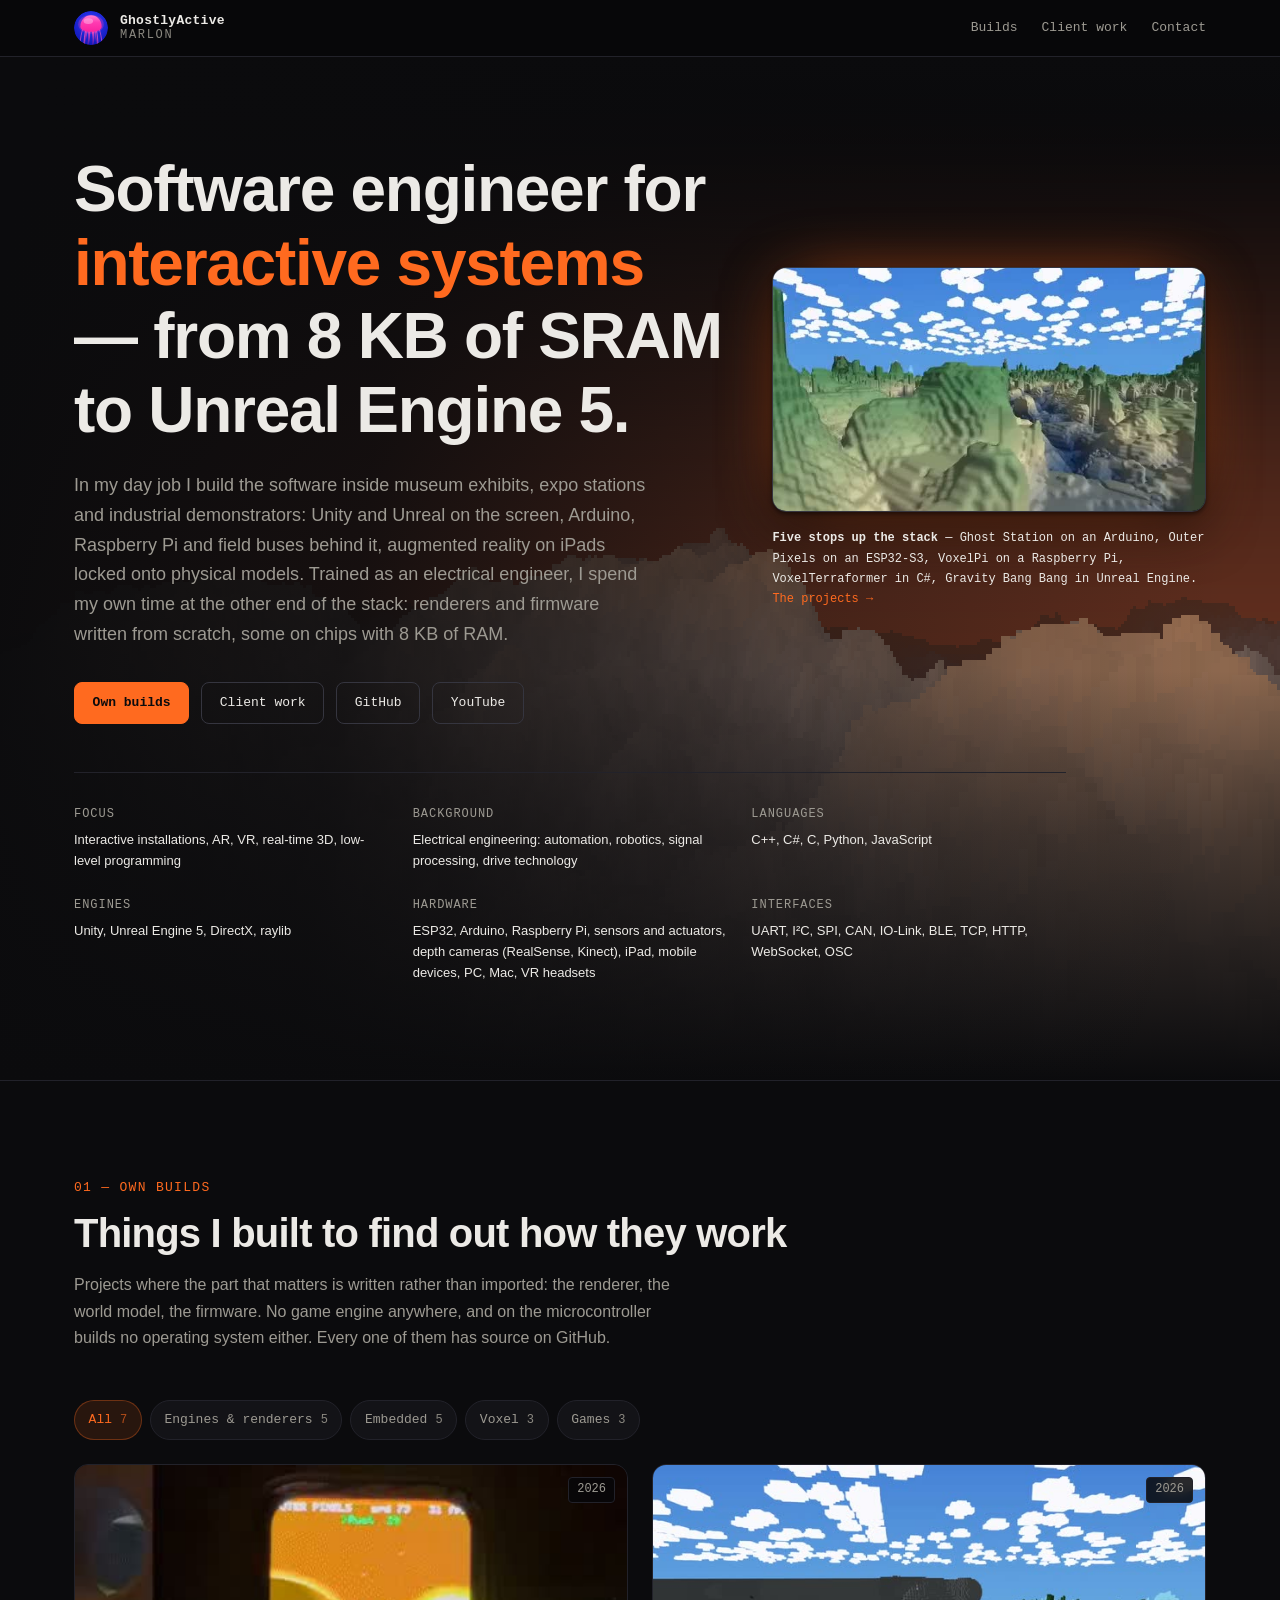
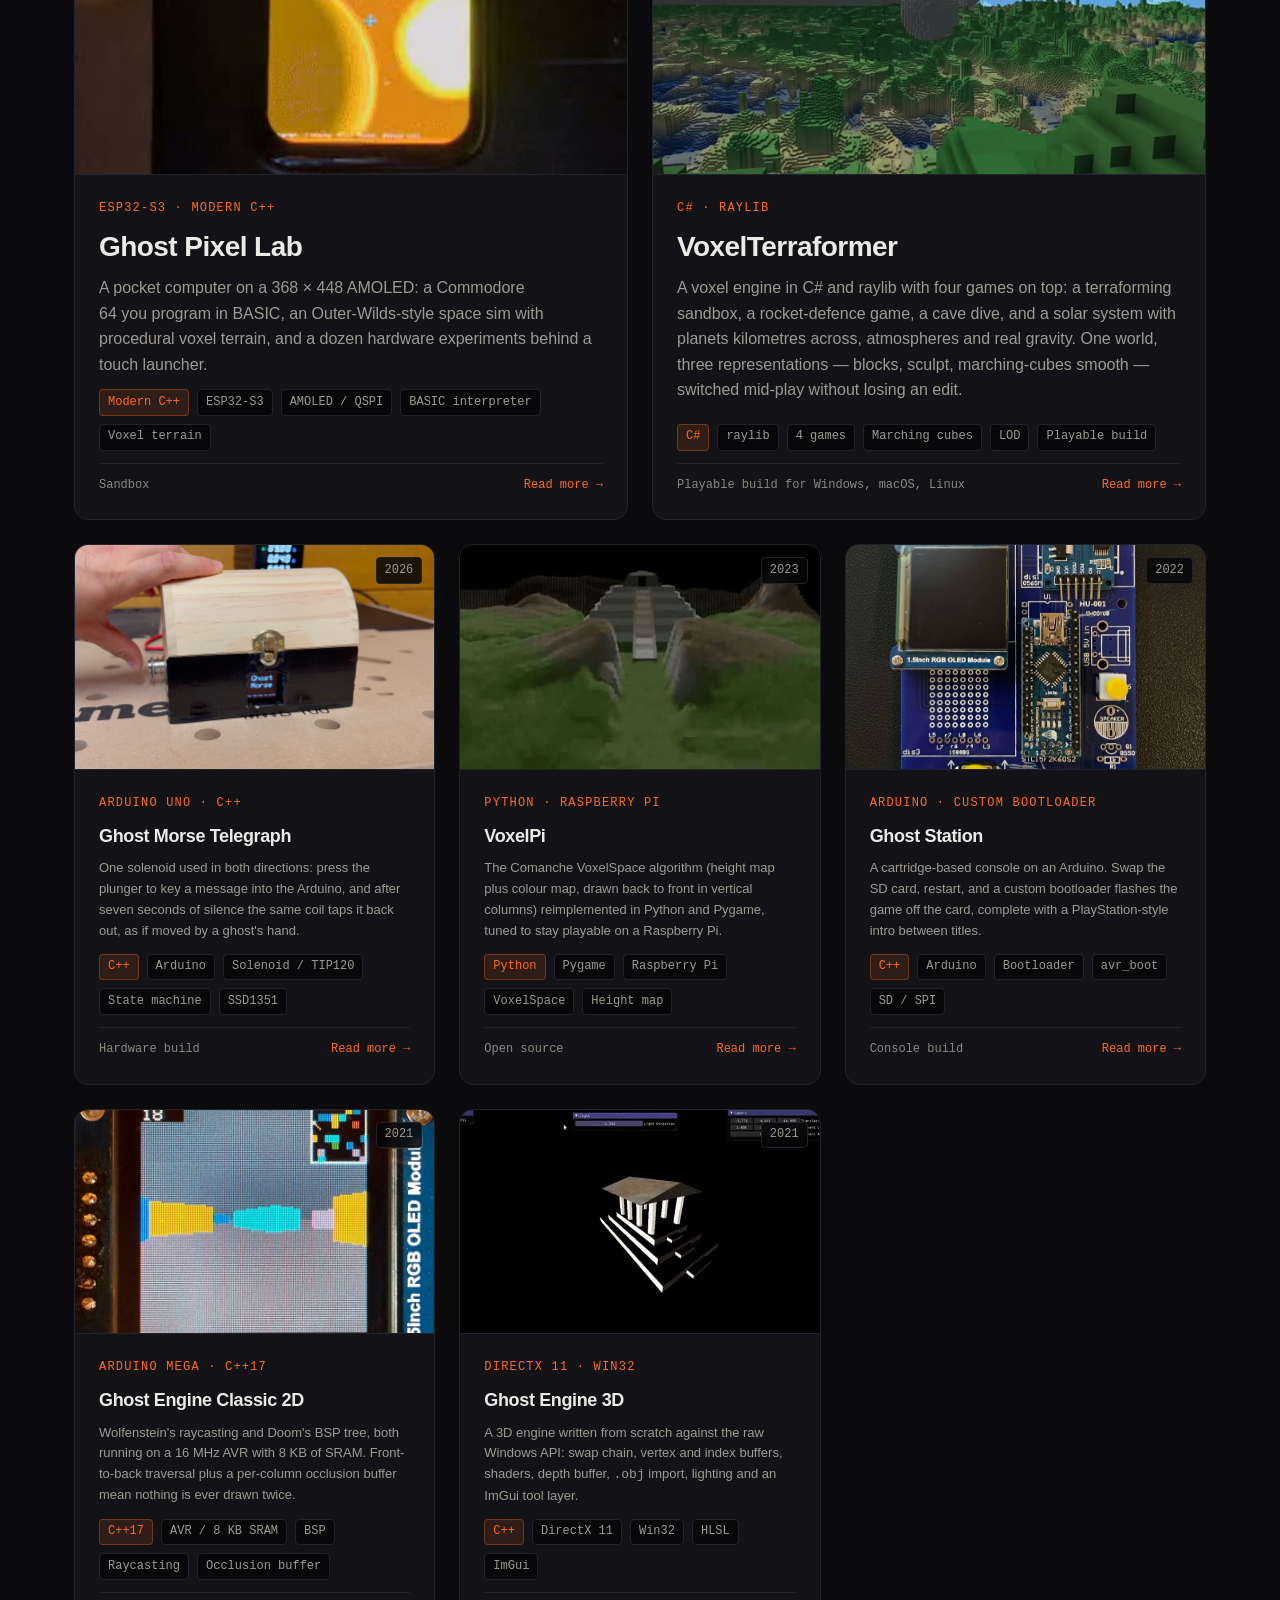
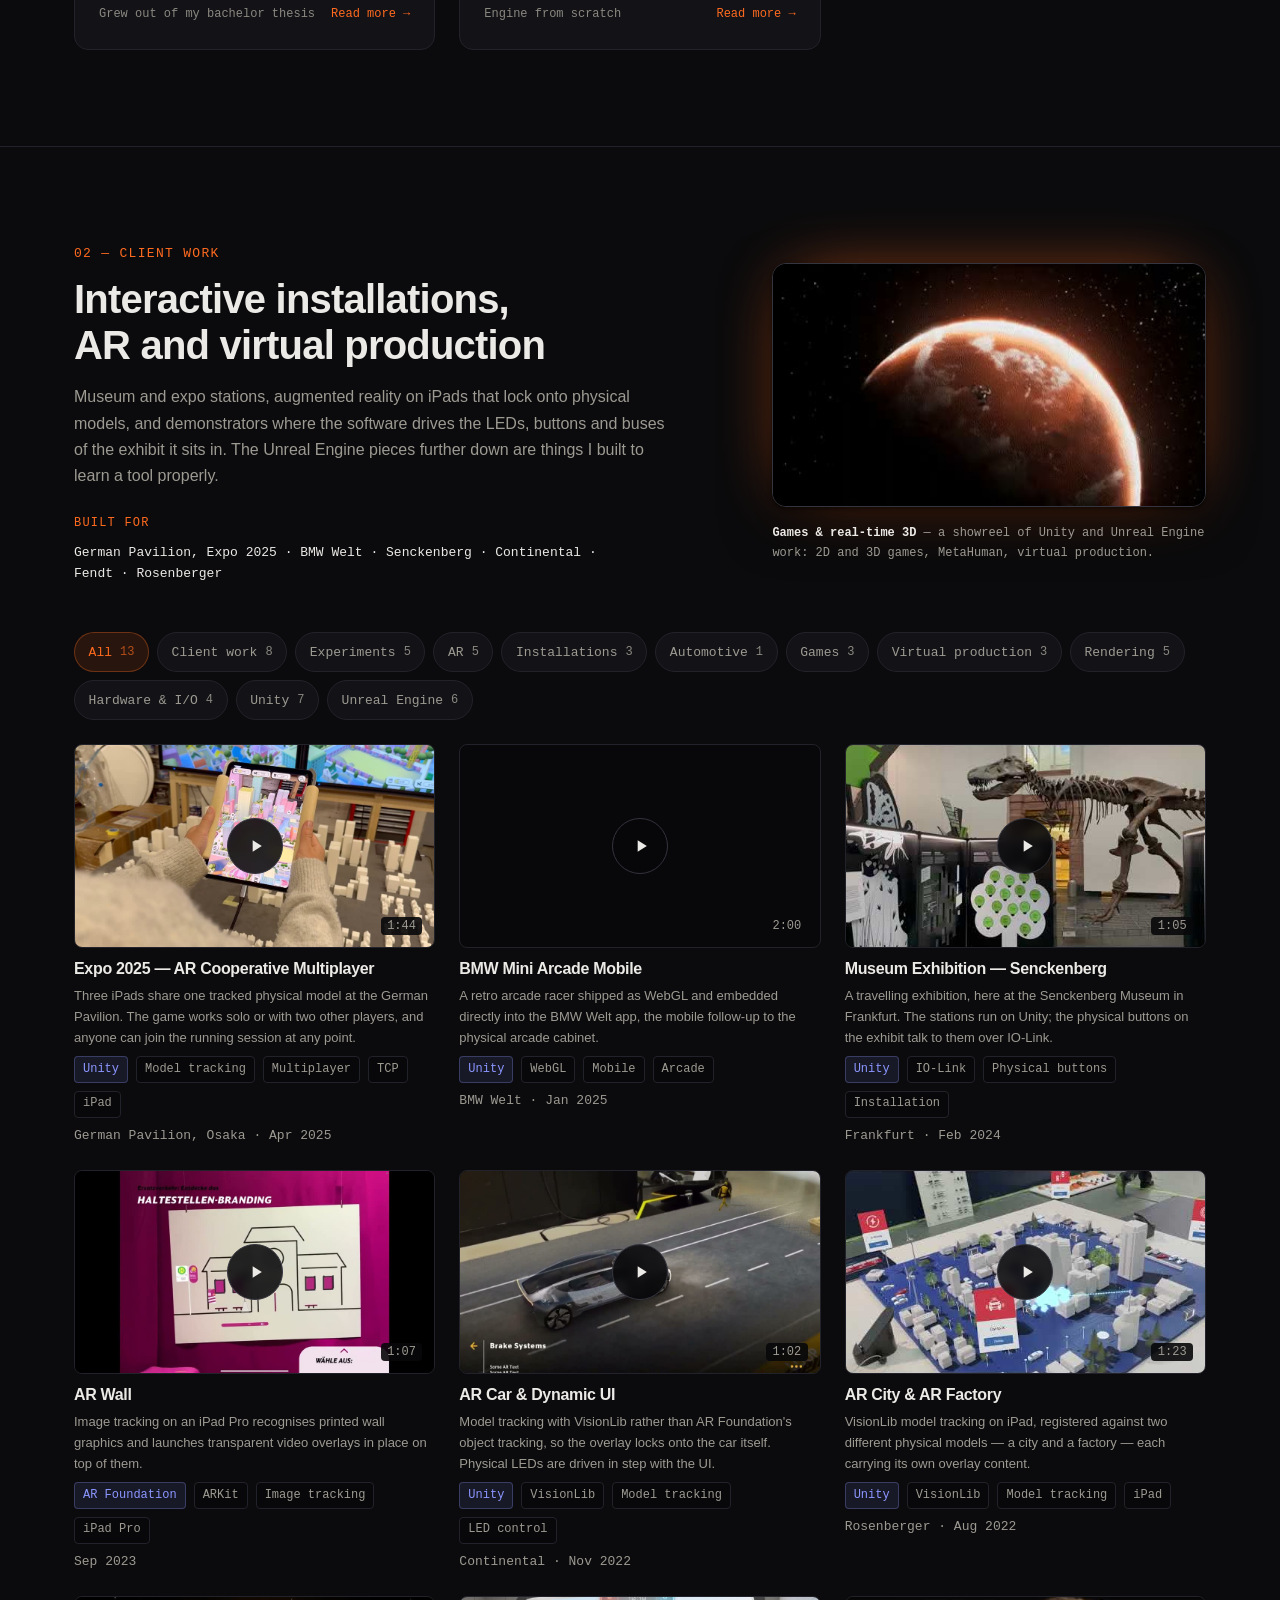
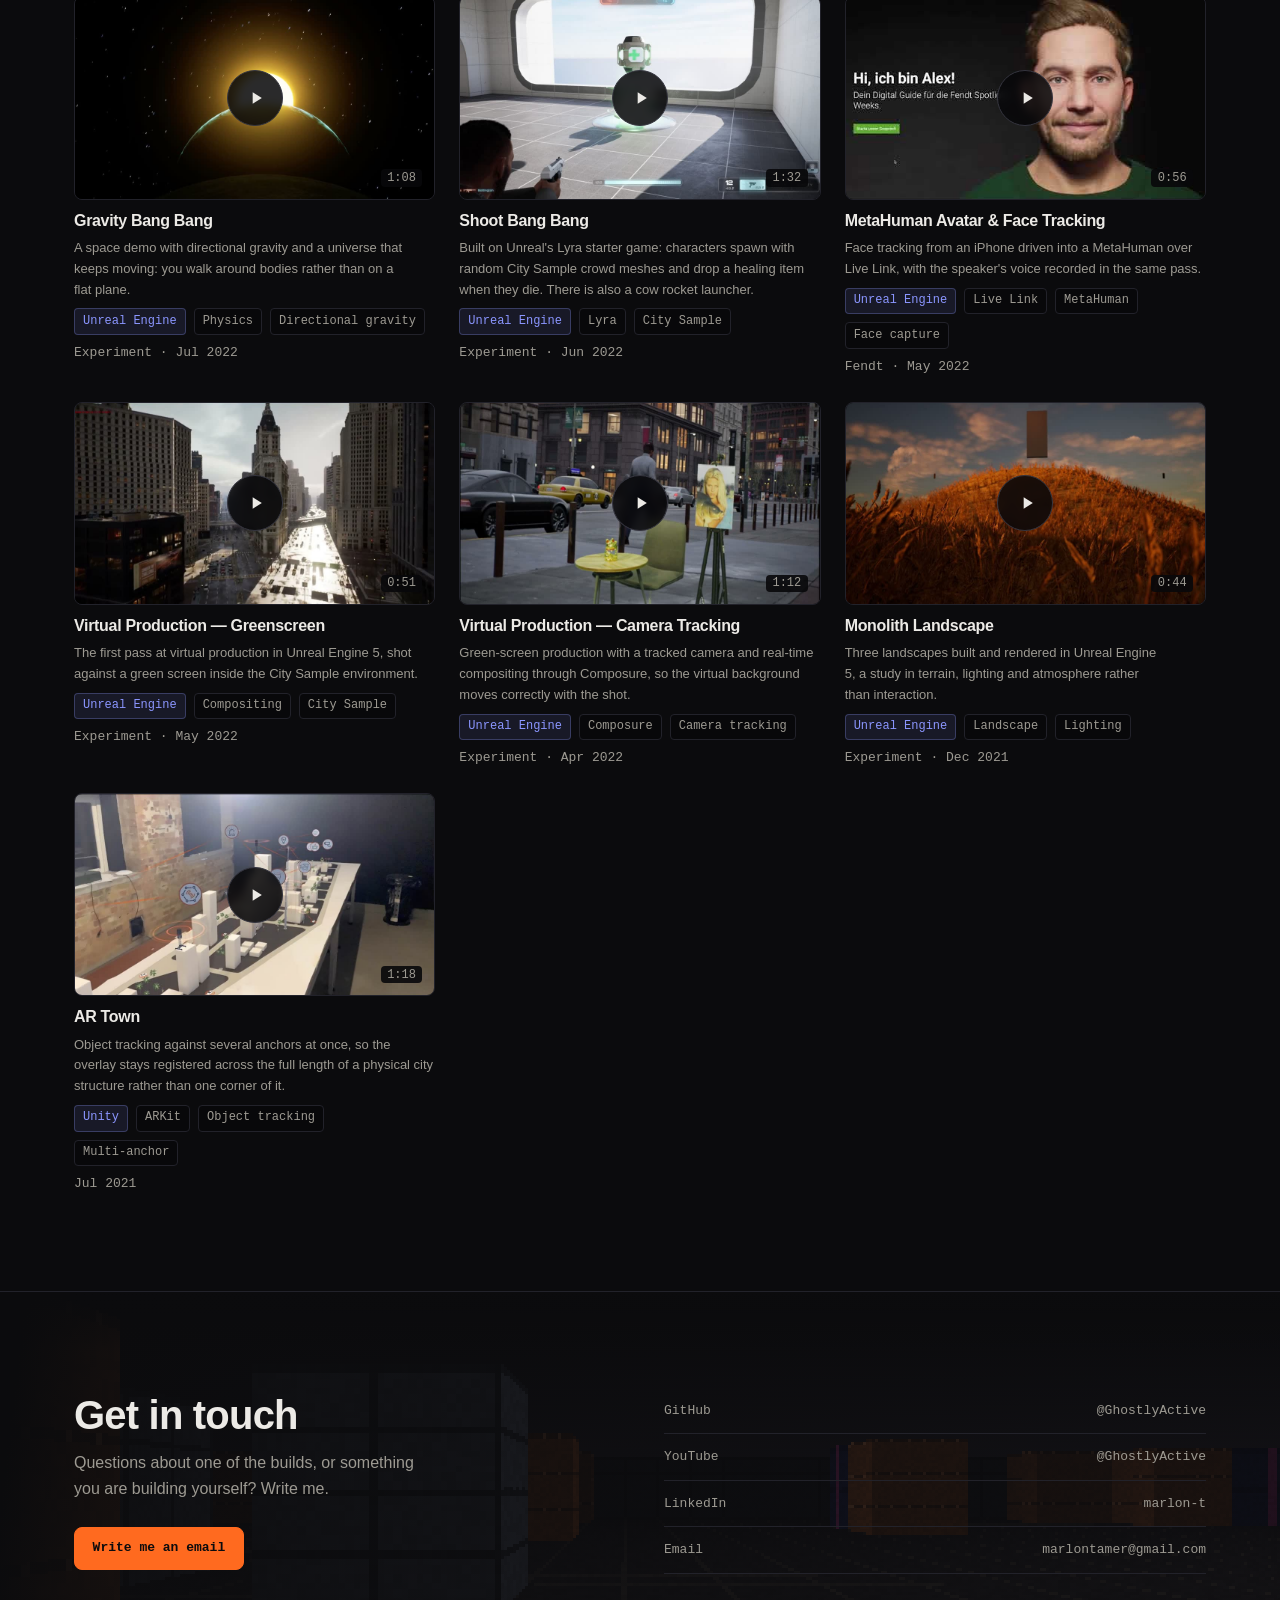
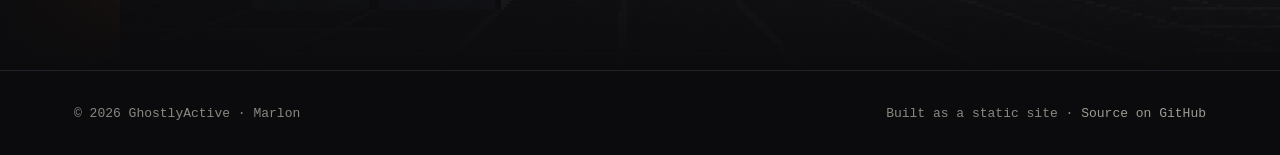
<file: index.html>
<!DOCTYPE html>
<html lang="en">
<head>
<meta charset="UTF-8">
<meta name="viewport" content="width=device-width, initial-scale=1">
<title>GhostlyActive — Marlon, Software Engineer</title>
<meta name="description" content="Software engineer for interactive systems: museum exhibits, AR and VR, industrial demonstrators, plus renderers and firmware written from scratch.">
<meta name="color-scheme" content="dark">
<meta name="theme-color" content="#0b0b0d">

<!-- Link previews: absolute URLs only. Every other path on this site is
     relative so it works from any sub-path, but a scraper resolves these
     against nothing and half of them drop a relative image silently. -->
<meta property="og:type" content="website">
<meta property="og:url" content="https://ghostlyactive.github.io/">
<meta property="og:title" content="GhostlyActive — Marlon, Software Engineer">
<meta property="og:description" content="Museum exhibits, AR and VR, industrial demonstrators and real-time 3D, plus renderers and firmware written from scratch.">
<meta property="og:image" content="https://ghostlyactive.github.io/assets/img/og-image.jpg">
<meta property="og:image:width" content="1200">
<meta property="og:image:height" content="630">
<meta name="twitter:card" content="summary_large_image">

<link rel="icon" href="assets/logo.svg" type="image/svg+xml">
<link rel="icon" href="assets/favicon-32.png" sizes="32x32" type="image/png">
<link rel="apple-touch-icon" href="assets/apple-touch-icon.png" sizes="180x180">
<meta name="apple-mobile-web-app-title" content="GhostlyActive">
<link rel="stylesheet" href="assets/css/tokens.css">
<link rel="stylesheet" href="assets/css/base.css">
<link rel="stylesheet" href="assets/css/site.css">

<!-- Reveal-on-scroll starts hidden, so the flag has to land before first paint;
     without JS the class never appears and everything stays visible. -->
<script>document.documentElement.classList.add("js")</script>
</head>
<body>

<a class="skip-link" href="#main">Skip to content</a>

<svg class="visually-hidden" aria-hidden="true" focusable="false">
  <symbol id="i-play" viewBox="0 0 24 24"><path d="M8 5v14l11-7z"/></symbol>
</svg>

<nav class="site-nav">
  <div class="shell site-nav__inner">
    <a class="site-nav__brand" href="#top">
      <img class="site-nav__logo" src="assets/logo.svg" alt="" width="34" height="34">
      <span class="site-nav__names">
        <span class="site-nav__name">GhostlyActive</span>
        <span class="site-nav__sub">Marlon</span>
      </span>
    </a>
    <ul class="site-nav__links">
      <li><a href="#builds">Builds</a></li>
      <li><a href="#studio"><span class="label-long">Client work</span><span class="label-short">Work</span></a></li>
      <li><a href="#contact">Contact</a></li>
    </ul>
  </div>
</nav>

<main id="main">

  <header class="hero" id="top">
    <div class="scene">
      <canvas data-scene="terrain" aria-hidden="true"></canvas>
    </div>

    <div class="shell">
      <div class="hero__inner">
        <div>
          <h1>Software engineer for <em>interactive systems</em> — from 8 KB of SRAM to Unreal Engine 5.</h1>
          <p class="hero__lede">
            In my day job I build the software inside museum exhibits, expo stations and industrial
            demonstrators<span class="hero__lede-detail">: Unity and Unreal on the screen, Arduino,
            Raspberry Pi and field buses behind it, augmented reality on iPads locked onto physical
            models</span>. Trained as an electrical engineer, I spend my own time at the other end
            of the stack: renderers and firmware written from scratch, some on chips with 8 KB of
            RAM.
          </p>

          <div class="hero__actions">
            <a class="btn btn--primary" href="#builds">Own builds</a>
            <a class="btn" href="#studio">Client work</a>
            <a class="btn btn--aside" href="https://github.com/GhostlyActive" rel="noopener">GitHub</a>
            <a class="btn btn--aside" href="https://www.youtube.com/@GhostlyActive/videos" rel="noopener">YouTube</a>
          </div>
        </div>

        <figure class="media-panel">
          <video src="assets/img/projects/hero-montage.mp4"
                 poster="assets/img/projects/hero-montage.jpg"
                 width="640" height="360"
                 autoplay muted loop playsinline preload="metadata"
                 aria-label="Five projects in a row: Pong on an Arduino, a space sim on an ESP32, VoxelSpace terrain on a Raspberry Pi, a C# voxel world, and planets in Unreal Engine 5"></video>
          <figcaption>
            <strong>Five stops up the stack</strong> — Ghost Station on an Arduino, Outer Pixels on
            an ESP32-S3, VoxelPi on a Raspberry Pi, VoxelTerraformer in C#, Gravity Bang Bang in
            Unreal Engine.
            <a href="#builds">The projects →</a>
          </figcaption>
        </figure>
      </div>

      <dl class="hero__facts">
        <div class="hero__fact">
          <dt>Focus</dt>
          <dd>Interactive installations, AR, VR, real-time 3D, low-level programming</dd>
        </div>
        <div class="hero__fact">
          <dt>Background</dt>
          <dd>Electrical engineering: automation, robotics, signal processing, drive technology</dd>
        </div>
        <div class="hero__fact">
          <dt>Languages</dt>
          <dd>C++, C#, C, Python, JavaScript</dd>
        </div>
        <div class="hero__fact">
          <dt>Engines</dt>
          <dd>Unity, Unreal Engine 5, DirectX, raylib</dd>
        </div>
        <div class="hero__fact">
          <dt>Hardware</dt>
          <dd>ESP32, Arduino, Raspberry Pi, sensors and actuators, depth cameras (RealSense, Kinect), iPad, mobile devices, PC, Mac, VR headsets</dd>
        </div>
        <div class="hero__fact">
          <dt>Interfaces</dt>
          <dd>UART, I²C, SPI, CAN, IO-Link, BLE, TCP, HTTP, WebSocket, OSC</dd>
        </div>
      </dl>
    </div>
  </header>

  <!-- ==================== OWN PROJECTS ==================== -->

  <section class="section" id="builds">
    <div class="shell">
      <div class="section__head reveal">
        <span class="section__index">01 — Own builds</span>
        <h2>Things I built to find out how they work</h2>
        <p>
          Projects where the part that matters is written rather than imported: the renderer, the
          world model, the firmware. No game engine anywhere, and on the microcontroller builds
          no operating system either. Every one of them has source on GitHub.
        </p>
      </div>

      <div class="filter"
           data-filter="#builds-grid"
           data-filter-label="own builds"
           data-topics="Engines &amp; renderers|Embedded|Voxel|Games"></div>

      <div class="work-grid" id="builds-grid">

        <article class="work-card work-card--feature reveal" data-topics="Engines &amp; renderers|Embedded|Voxel|Games">
          <div class="work-card__media">
            <video src="assets/img/projects/ghost-pixel-lab-flight.mp4"
                   poster="assets/img/projects/ghost-pixel-lab-flight.jpg"
                   width="400" height="224"
                   data-play-in-view data-decorative muted loop playsinline preload="none"
                   aria-label="Outer Pixels: flying between orbiting planets on the 1.8-inch AMOLED panel"></video>
            <span class="work-card__year">2026</span>
          </div>
          <div class="work-card__body">
            <p class="work-card__kicker">ESP32-S3 · Modern C++</p>
            <h3 class="work-card__title"><a href="projects/ghost-pixel-lab.html">Ghost Pixel Lab</a></h3>
            <p class="work-card__desc">
              A pocket computer on a 368 × 448 AMOLED: a Commodore 64 you program in BASIC, an
              Outer-Wilds-style space sim with procedural voxel terrain, and a dozen hardware
              experiments behind a touch launcher.
            </p>
            <ul class="tag-row">
              <li class="tag tag--accent">Modern C++</li>
              <li class="tag">ESP32-S3</li>
              <li class="tag">AMOLED / QSPI</li>
              <li class="tag">BASIC interpreter</li>
              <li class="tag">Voxel terrain</li>
            </ul>
            <div class="work-card__foot">
              <span>Sandbox</span>
              <span class="work-card__more">Read more →</span>
            </div>
          </div>
        </article>

        <article class="work-card work-card--feature reveal" data-topics="Engines &amp; renderers|Voxel|Games">
          <div class="work-card__media">
            <video src="assets/img/projects/voxel-terraformer-demo.mp4"
                   poster="assets/img/projects/voxel-terraformer-demo.jpg"
                   width="640" height="360"
                   data-play-in-view data-decorative muted loop playsinline preload="none"
                   aria-label="Voxel terrain in blocks and smooth mode, then planets orbiting a sun"></video>
            <span class="work-card__year">2026</span>
          </div>
          <div class="work-card__body">
            <p class="work-card__kicker">C# · raylib</p>
            <h3 class="work-card__title"><a href="projects/voxel-terraformer.html">VoxelTerraformer</a></h3>
            <p class="work-card__desc">
              A voxel engine in C# and raylib with four games on top: a terraforming sandbox, a
              rocket-defence game, a cave dive, and a solar system with planets kilometres across,
              atmospheres and real gravity. One world, three representations — blocks, sculpt,
              marching-cubes smooth — switched mid-play without losing an edit.
            </p>
            <ul class="tag-row">
              <li class="tag tag--accent">C#</li>
              <li class="tag">raylib</li>
              <li class="tag">4 games</li>
              <li class="tag">Marching cubes</li>
              <li class="tag">LOD</li>
              <li class="tag">Playable build</li>
            </ul>
            <div class="work-card__foot">
              <span>Playable build for Windows, macOS, Linux</span>
              <span class="work-card__more">Read more →</span>
            </div>
          </div>
        </article>

        <article class="work-card reveal" data-topics="Embedded">
          <div class="work-card__media">
            <img src="assets/img/projects/ghost-morse-telegraph-build.jpg" width="1600" height="900" alt="The finished telegraph in a wooden box, OLED showing Ghost Morse" loading="lazy" decoding="async">
            <video class="work-card__clip" src="assets/img/projects/ghost-morse-telegraph-loop.mp4"
                   width="640" height="360"
                   data-hover-play muted loop playsinline preload="none"
                   aria-label="The solenoid keying a message back out on the finished telegraph"></video>
            <span class="work-card__year">2026</span>
          </div>
          <div class="work-card__body">
            <p class="work-card__kicker">Arduino Uno · C++</p>
            <h3 class="work-card__title"><a href="projects/ghost-morse-telegraph.html">Ghost Morse Telegraph</a></h3>
            <p class="work-card__desc">
              One solenoid used in both directions: press the plunger to key a message into the
              Arduino, and after seven seconds of silence the same coil taps it back out, as if
              moved by a ghost's hand.
            </p>
            <ul class="tag-row">
              <li class="tag tag--accent">C++</li>
              <li class="tag">Arduino</li>
              <li class="tag">Solenoid / TIP120</li>
              <li class="tag">State machine</li>
              <li class="tag">SSD1351</li>
            </ul>
            <div class="work-card__foot">
              <span>Hardware build</span>
              <span class="work-card__more">Read more →</span>
            </div>
          </div>
        </article>

        <article class="work-card reveal" data-topics="Engines &amp; renderers|Voxel|Embedded">
          <div class="work-card__media">
            <img src="assets/img/projects/voxel-pi-graphics.jpg" width="500" height="280" alt="VoxelSpace terrain with a stepped pyramid rendered on the Raspberry Pi" loading="lazy" decoding="async">
            <video class="work-card__clip" src="assets/img/projects/voxel-pi-graphics.mp4"
                   width="640" height="360"
                   data-hover-play muted loop playsinline preload="none"
                   aria-label="Flying over VoxelSpace terrain on the Raspberry Pi"></video>
            <span class="work-card__year">2023</span>
          </div>
          <div class="work-card__body">
            <p class="work-card__kicker">Python · Raspberry Pi</p>
            <h3 class="work-card__title"><a href="projects/voxel-pi.html">VoxelPi</a></h3>
            <p class="work-card__desc">
              The Comanche VoxelSpace algorithm (height map plus colour map, drawn back to front in
              vertical columns) reimplemented in Python and Pygame, tuned to stay playable on a
              Raspberry Pi.
            </p>
            <ul class="tag-row">
              <li class="tag tag--accent">Python</li>
              <li class="tag">Pygame</li>
              <li class="tag">Raspberry Pi</li>
              <li class="tag">VoxelSpace</li>
              <li class="tag">Height map</li>
            </ul>
            <div class="work-card__foot">
              <span>Open source</span>
              <span class="work-card__more">Read more →</span>
            </div>
          </div>
        </article>

        <article class="work-card reveal" data-topics="Embedded|Games">
          <div class="work-card__media">
            <img src="assets/img/projects/ghost-station-almost-finished.jpg" width="900" height="1200" alt="The Ghost Station board: OLED module, Arduino Nano, SD card reader and yellow arcade buttons" loading="lazy" decoding="async">
            <video class="work-card__clip" src="assets/img/projects/ghost-station-gameplay.mp4"
                   width="640" height="360"
                   data-hover-play muted loop playsinline preload="none"
                   aria-label="Pong running on the Ghost Station OLED"></video>
            <span class="work-card__year">2022</span>
          </div>
          <div class="work-card__body">
            <p class="work-card__kicker">Arduino · Custom bootloader</p>
            <h3 class="work-card__title"><a href="projects/ghost-station.html">Ghost Station</a></h3>
            <p class="work-card__desc">
              A cartridge-based console on an Arduino. Swap the SD card, restart, and a custom
              bootloader flashes the game off the card, complete with a PlayStation-style intro
              between titles.
            </p>
            <ul class="tag-row">
              <li class="tag tag--accent">C++</li>
              <li class="tag">Arduino</li>
              <li class="tag">Bootloader</li>
              <li class="tag">avr_boot</li>
              <li class="tag">SD / SPI</li>
            </ul>
            <div class="work-card__foot">
              <span>Console build</span>
              <span class="work-card__more">Read more →</span>
            </div>
          </div>
        </article>

        <article class="work-card reveal" data-topics="Engines &amp; renderers|Embedded">
          <div class="work-card__media">
            <img src="assets/img/projects/ghost-engine-classic-2d-game.jpg" width="1600" height="1128" alt="The engine running on a 1.5-inch RGB OLED, individual pixels visible, minimap in the corner" loading="lazy" decoding="async">
            <span class="work-card__year">2021</span>
          </div>
          <div class="work-card__body">
            <p class="work-card__kicker">Arduino Mega · C++17</p>
            <h3 class="work-card__title"><a href="projects/ghost-engine-classic-2d.html">Ghost Engine Classic 2D</a></h3>
            <p class="work-card__desc">
              Wolfenstein's raycasting and Doom's BSP tree, both running on a 16 MHz AVR with 8 KB
              of SRAM. Front-to-back traversal plus a per-column occlusion buffer mean nothing is
              ever drawn twice.
            </p>
            <ul class="tag-row">
              <li class="tag tag--accent">C++17</li>
              <li class="tag">AVR / 8 KB SRAM</li>
              <li class="tag">BSP</li>
              <li class="tag">Raycasting</li>
              <li class="tag">Occlusion buffer</li>
            </ul>
            <div class="work-card__foot">
              <span>Grew out of my bachelor thesis</span>
              <span class="work-card__more">Read more →</span>
            </div>
          </div>
        </article>

        <article class="work-card reveal" data-topics="Engines &amp; renderers">
          <div class="work-card__media">
            <img src="assets/img/projects/ghost-engine-3d-light.jpg" width="640" height="360" alt="A lit temple model rendered in the engine, with ImGui panels for light and camera" loading="lazy" decoding="async">
            <video class="work-card__clip" src="assets/img/projects/ghost-engine-3d-light.mp4"
                   width="640" height="360"
                   data-hover-play muted loop playsinline preload="none"
                   aria-label="The light direction being dragged in the ImGui panel"></video>
            <span class="work-card__year">2021</span>
          </div>
          <div class="work-card__body">
            <p class="work-card__kicker">DirectX 11 · Win32</p>
            <h3 class="work-card__title"><a href="projects/ghost-engine-3d.html">Ghost Engine 3D</a></h3>
            <p class="work-card__desc">
              A 3D engine written from scratch against the raw Windows API: swap chain, vertex and
              index buffers, shaders, depth buffer, <code>.obj</code> import, lighting and an ImGui
              tool layer.
            </p>
            <ul class="tag-row">
              <li class="tag tag--accent">C++</li>
              <li class="tag">DirectX 11</li>
              <li class="tag">Win32</li>
              <li class="tag">HLSL</li>
              <li class="tag">ImGui</li>
            </ul>
            <div class="work-card__foot">
              <span>Engine from scratch</span>
              <span class="work-card__more">Read more →</span>
            </div>
          </div>
        </article>

      </div>
    </div>
  </section>

  <!-- ==================== CLIENT WORK ==================== -->

  <section class="section" id="studio">
    <div class="shell">
      <div class="section__head section__head--split reveal">
        <div>
          <span class="section__index">02 — Client work</span>
          <h2>Interactive installations, AR and virtual production</h2>
          <p>
            Museum and expo stations, augmented reality on iPads that lock onto physical models, and
            demonstrators where the software drives the LEDs, buttons and buses of the exhibit it
            sits in. The Unreal Engine pieces further down are things I built to learn a tool
            properly.
          </p>
          <p class="clients">
            <span class="clients__label">Built for</span>
            <span class="clients__list">German Pavilion, Expo 2025 · BMW Welt · Senckenberg · Continental · Fendt · Rosenberger</span>
          </p>
        </div>

        <figure class="media-panel">
          <video src="assets/img/projects/games-collection.mp4"
                 poster="assets/img/projects/games-collection.jpg"
                 width="400" height="224"
                 data-play-in-view muted loop playsinline preload="none"
                 aria-label="Showreel of Unity and Unreal Engine work: games, MetaHuman, virtual production and real-time 3D scenes"></video>
          <figcaption>
            <strong>Games &amp; real-time 3D</strong> — a showreel of Unity and Unreal Engine work:
            2D and 3D games, MetaHuman, virtual production.
          </figcaption>
        </figure>
      </div>

      <div class="filter"
           data-filter="#studio-grid"
           data-filter-label="projects"
           data-topics="Client work|Experiments|AR|Installations|Automotive|Games|Virtual production|Rendering|Hardware &amp; I/O|Unity|Unreal Engine"></div>

      <div class="reel-grid" id="studio-grid">

        <article class="reel-card reveal" data-topics="Client work|AR|Installations|Hardware &amp; I/O|Unity">
          <button class="video" type="button" data-video-id="2eatbBkr9Xw" data-video-title="Expo 2025 — AR Cooperative Multiplayer">
            <img src="assets/img/video/2eatbBkr9Xw.jpg" width="960" height="540" alt="Three iPads showing a shared augmented-reality scene on a wooden table" loading="lazy" decoding="async">
            <span class="video__play"><svg aria-hidden="true"><use href="#i-play"></use></svg></span>
            <span class="video__duration">1:44</span>
            <span class="visually-hidden">Play video: Expo 2025 — AR Cooperative Multiplayer</span>
          </button>
          <div class="reel-card__body">
            <h3>Expo 2025 — AR Cooperative Multiplayer</h3>
            <p>
              Three iPads share one tracked physical model at the German Pavilion. The game works
              solo or with two other players, and anyone can join the running session at any point.
            </p>
            <ul class="tag-row">
              <li class="tag tag--client">Unity</li>
              <li class="tag">Model tracking</li>
              <li class="tag">Multiplayer</li>
              <li class="tag">TCP</li>
              <li class="tag">iPad</li>
            </ul>
            <p class="reel-card__meta">German Pavilion, Osaka · Apr 2025</p>
          </div>
        </article>

        <article class="reel-card reveal" data-topics="Client work|Games|Unity">
          <button class="video" type="button" data-video-id="iVWfP9RTawk" data-video-title="BMW Mini Arcade Mobile">
            <img src="assets/img/video/iVWfP9RTawk.jpg" width="960" height="540" alt="Retro arcade racing game running on a phone next to the desktop version" loading="lazy" decoding="async">
            <span class="video__play"><svg aria-hidden="true"><use href="#i-play"></use></svg></span>
            <span class="video__duration">2:00</span>
            <span class="visually-hidden">Play video: BMW Mini Arcade Mobile</span>
          </button>
          <div class="reel-card__body">
            <h3>BMW Mini Arcade Mobile</h3>
            <p>
              A retro arcade racer shipped as WebGL and embedded directly into the BMW Welt app,
              the mobile follow-up to the physical arcade cabinet.
            </p>
            <ul class="tag-row">
              <li class="tag tag--client">Unity</li>
              <li class="tag">WebGL</li>
              <li class="tag">Mobile</li>
              <li class="tag">Arcade</li>
            </ul>
            <p class="reel-card__meta">BMW Welt · Jan 2025</p>
          </div>
        </article>

        <article class="reel-card reveal" data-topics="Client work|Installations|Hardware &amp; I/O|Unity">
          <button class="video" type="button" data-video-id="I-iDyr4fyKo" data-video-title="Museum Exhibition — Senckenberg">
            <img src="assets/img/video/I-iDyr4fyKo.jpg" width="480" height="360" alt="Museum exhibit with a dinosaur skeleton and an interactive screen installation" loading="lazy" decoding="async">
            <span class="video__play"><svg aria-hidden="true"><use href="#i-play"></use></svg></span>
            <span class="video__duration">1:05</span>
            <span class="visually-hidden">Play video: Museum Exhibition — Senckenberg</span>
          </button>
          <div class="reel-card__body">
            <h3>Museum Exhibition — Senckenberg</h3>
            <p>
              A travelling exhibition, here at the Senckenberg Museum in Frankfurt. The stations run
              on Unity; the physical buttons on the exhibit talk to them over IO-Link.
            </p>
            <ul class="tag-row">
              <li class="tag tag--client">Unity</li>
              <li class="tag">IO-Link</li>
              <li class="tag">Physical buttons</li>
              <li class="tag">Installation</li>
            </ul>
            <p class="reel-card__meta">Frankfurt · Feb 2024</p>
          </div>
        </article>

        <article class="reel-card reveal" data-topics="Client work|AR|Unity">
          <button class="video" type="button" data-video-id="XtH-58Kl0m8" data-video-title="AR Wall">
            <img src="assets/img/video/XtH-58Kl0m8.jpg" width="960" height="540" alt="An iPad held up to a pink printed wall graphic, playing a video overlay" loading="lazy" decoding="async">
            <span class="video__play"><svg aria-hidden="true"><use href="#i-play"></use></svg></span>
            <span class="video__duration">1:07</span>
            <span class="visually-hidden">Play video: AR Wall</span>
          </button>
          <div class="reel-card__body">
            <h3>AR Wall</h3>
            <p>
              Image tracking on an iPad Pro recognises printed wall graphics and launches
              transparent video overlays in place on top of them.
            </p>
            <ul class="tag-row">
              <li class="tag tag--client">AR Foundation</li>
              <li class="tag">ARKit</li>
              <li class="tag">Image tracking</li>
              <li class="tag">iPad Pro</li>
            </ul>
            <p class="reel-card__meta">Sep 2023</p>
          </div>
        </article>

        <article class="reel-card reveal" data-topics="Client work|AR|Installations|Automotive|Hardware &amp; I/O|Unity">
          <button class="video" type="button" data-video-id="dIcUQG9apzw" data-video-title="AR Car &amp; Dynamic UI">
            <img src="assets/img/video/dIcUQG9apzw.jpg" width="960" height="540" alt="A car model with an augmented-reality overlay highlighting the brake system" loading="lazy" decoding="async">
            <span class="video__play"><svg aria-hidden="true"><use href="#i-play"></use></svg></span>
            <span class="video__duration">1:02</span>
            <span class="visually-hidden">Play video: AR Car and Dynamic UI</span>
          </button>
          <div class="reel-card__body">
            <h3>AR Car &amp; Dynamic UI</h3>
            <p>
              Model tracking with VisionLib rather than AR Foundation's object tracking, so the
              overlay locks onto the car itself. Physical LEDs are driven in step with the UI.
            </p>
            <ul class="tag-row">
              <li class="tag tag--client">Unity</li>
              <li class="tag">VisionLib</li>
              <li class="tag">Model tracking</li>
              <li class="tag">LED control</li>
            </ul>
            <p class="reel-card__meta">Continental · Nov 2022</p>
          </div>
        </article>

        <article class="reel-card reveal" data-topics="Client work|AR|Unity">
          <button class="video" type="button" data-video-id="quYHQZ7JM2M" data-video-title="AR City &amp; AR Factory">
            <img src="assets/img/video/quYHQZ7JM2M.jpg" width="480" height="360" alt="A physical city model on a table with augmented-reality buildings overlaid" loading="lazy" decoding="async">
            <span class="video__play"><svg aria-hidden="true"><use href="#i-play"></use></svg></span>
            <span class="video__duration">1:23</span>
            <span class="visually-hidden">Play video: AR City and AR Factory</span>
          </button>
          <div class="reel-card__body">
            <h3>AR City &amp; AR Factory</h3>
            <p>
              VisionLib model tracking on iPad, registered against two different physical models —
              a city and a factory — each carrying its own overlay content.
            </p>
            <ul class="tag-row">
              <li class="tag tag--client">Unity</li>
              <li class="tag">VisionLib</li>
              <li class="tag">Model tracking</li>
              <li class="tag">iPad</li>
            </ul>
            <p class="reel-card__meta">Rosenberger · Aug 2022</p>
          </div>
        </article>

        <article class="reel-card reveal" data-topics="Experiments|Games|Rendering|Unreal Engine">
          <button class="video" type="button" data-video-id="TDHg5-w709Q" data-video-title="Gravity Bang Bang">
            <img src="assets/img/video/TDHg5-w709Q.jpg" width="960" height="540" alt="A sun rising over a dark planet in a space demo" loading="lazy" decoding="async">
            <span class="video__play"><svg aria-hidden="true"><use href="#i-play"></use></svg></span>
            <span class="video__duration">1:08</span>
            <span class="visually-hidden">Play video: Gravity Bang Bang</span>
          </button>
          <div class="reel-card__body">
            <h3>Gravity Bang Bang</h3>
            <p>
              A space demo with directional gravity and a universe that keeps moving: you walk
              around bodies rather than on a flat plane.
            </p>
            <ul class="tag-row">
              <li class="tag tag--client">Unreal Engine</li>
              <li class="tag">Physics</li>
              <li class="tag">Directional gravity</li>
            </ul>
            <p class="reel-card__meta">Experiment · Jul 2022</p>
          </div>
        </article>

        <article class="reel-card reveal" data-topics="Experiments|Games|Unreal Engine">
          <button class="video" type="button" data-video-id="3f1-CgpEXHA" data-video-title="Shoot Bang Bang">
            <img src="assets/img/video/3f1-CgpEXHA.jpg" width="960" height="540" alt="First-person view in a bright sci-fi corridor with a floating pickup" loading="lazy" decoding="async">
            <span class="video__play"><svg aria-hidden="true"><use href="#i-play"></use></svg></span>
            <span class="video__duration">1:32</span>
            <span class="visually-hidden">Play video: Shoot Bang Bang</span>
          </button>
          <div class="reel-card__body">
            <h3>Shoot Bang Bang</h3>
            <p>
              Built on Unreal's Lyra starter game: characters spawn with random City Sample crowd
              meshes and drop a healing item when they die. There is also a cow rocket launcher.
            </p>
            <ul class="tag-row">
              <li class="tag tag--client">Unreal Engine</li>
              <li class="tag">Lyra</li>
              <li class="tag">City Sample</li>
            </ul>
            <p class="reel-card__meta">Experiment · Jun 2022</p>
          </div>
        </article>

        <article class="reel-card reveal" data-topics="Client work|Virtual production|Rendering|Unreal Engine">
          <button class="video" type="button" data-video-id="Eeb-kDdDqs4" data-video-title="MetaHuman Avatar with Face Tracking">
            <img src="assets/img/video/Eeb-kDdDqs4.jpg" width="480" height="360" alt="A photorealistic digital human presenter on a green background" loading="lazy" decoding="async">
            <span class="video__play"><svg aria-hidden="true"><use href="#i-play"></use></svg></span>
            <span class="video__duration">0:56</span>
            <span class="visually-hidden">Play video: MetaHuman Avatar with Face Tracking</span>
          </button>
          <div class="reel-card__body">
            <h3>MetaHuman Avatar &amp; Face Tracking</h3>
            <p>
              Face tracking from an iPhone driven into a MetaHuman over Live Link, with the
              speaker's voice recorded in the same pass.
            </p>
            <ul class="tag-row">
              <li class="tag tag--client">Unreal Engine</li>
              <li class="tag">Live Link</li>
              <li class="tag">MetaHuman</li>
              <li class="tag">Face capture</li>
            </ul>
            <p class="reel-card__meta">Fendt · May 2022</p>
          </div>
        </article>

        <article class="reel-card reveal" data-topics="Experiments|Virtual production|Rendering|Unreal Engine">
          <button class="video" type="button" data-video-id="Zpus85vJg08" data-video-title="Virtual Production — Greenscreen">
            <img src="assets/img/video/Zpus85vJg08.jpg" width="960" height="540" alt="A dense virtual city street rendered from above" loading="lazy" decoding="async">
            <span class="video__play"><svg aria-hidden="true"><use href="#i-play"></use></svg></span>
            <span class="video__duration">0:51</span>
            <span class="visually-hidden">Play video: Virtual Production Greenscreen</span>
          </button>
          <div class="reel-card__body">
            <h3>Virtual Production — Greenscreen</h3>
            <p>
              The first pass at virtual production in Unreal Engine 5, shot against a green screen
              inside the City Sample environment.
            </p>
            <ul class="tag-row">
              <li class="tag tag--client">Unreal Engine</li>
              <li class="tag">Compositing</li>
              <li class="tag">City Sample</li>
            </ul>
            <p class="reel-card__meta">Experiment · May 2022</p>
          </div>
        </article>

        <article class="reel-card reveal" data-topics="Experiments|Virtual production|Rendering|Hardware &amp; I/O|Unreal Engine">
          <button class="video" type="button" data-video-id="h_uJESdRn-c" data-video-title="Virtual Production with Camera Tracking">
            <img src="assets/img/video/h_uJESdRn-c.jpg" width="960" height="540" alt="A person composited into a virtual city scene in real time" loading="lazy" decoding="async">
            <span class="video__play"><svg aria-hidden="true"><use href="#i-play"></use></svg></span>
            <span class="video__duration">1:12</span>
            <span class="visually-hidden">Play video: Virtual Production with Camera Tracking</span>
          </button>
          <div class="reel-card__body">
            <h3>Virtual Production — Camera Tracking</h3>
            <p>
              Green-screen production with a tracked camera and real-time compositing through
              Composure, so the virtual background moves correctly with the shot.
            </p>
            <ul class="tag-row">
              <li class="tag tag--client">Unreal Engine</li>
              <li class="tag">Composure</li>
              <li class="tag">Camera tracking</li>
            </ul>
            <p class="reel-card__meta">Experiment · Apr 2022</p>
          </div>
        </article>

        <article class="reel-card reveal" data-topics="Experiments|Rendering|Unreal Engine">
          <button class="video" type="button" data-video-id="QvNvfzzlX60" data-video-title="Monolith Landscape">
            <img src="assets/img/video/QvNvfzzlX60.jpg" width="960" height="540" alt="A monolith standing on a golden hillside at dusk" loading="lazy" decoding="async">
            <span class="video__play"><svg aria-hidden="true"><use href="#i-play"></use></svg></span>
            <span class="video__duration">0:44</span>
            <span class="visually-hidden">Play video: Monolith Landscape</span>
          </button>
          <div class="reel-card__body">
            <h3>Monolith Landscape</h3>
            <p>
              Three landscapes built and rendered in Unreal Engine 5, a study in terrain, lighting
              and atmosphere rather than interaction.
            </p>
            <ul class="tag-row">
              <li class="tag tag--client">Unreal Engine</li>
              <li class="tag">Landscape</li>
              <li class="tag">Lighting</li>
            </ul>
            <p class="reel-card__meta">Experiment · Dec 2021</p>
          </div>
        </article>

        <article class="reel-card reveal" data-topics="Client work|AR|Unity">
          <button class="video" type="button" data-video-id="_Zpy3qBULKM" data-video-title="AR Town">
            <img src="assets/img/video/_Zpy3qBULKM.jpg" width="960" height="540" alt="A long white architectural model with augmented-reality buildings overlaid" loading="lazy" decoding="async">
            <span class="video__play"><svg aria-hidden="true"><use href="#i-play"></use></svg></span>
            <span class="video__duration">1:18</span>
            <span class="visually-hidden">Play video: AR Town</span>
          </button>
          <div class="reel-card__body">
            <h3>AR Town</h3>
            <p>
              Object tracking against several anchors at once, so the overlay stays registered
              across the full length of a physical city structure rather than one corner of it.
            </p>
            <ul class="tag-row">
              <li class="tag tag--client">Unity</li>
              <li class="tag">ARKit</li>
              <li class="tag">Object tracking</li>
              <li class="tag">Multi-anchor</li>
            </ul>
            <p class="reel-card__meta">Jul 2021</p>
          </div>
        </article>

      </div>
    </div>
  </section>

  <!-- ==================== CONTACT ==================== -->

  <section class="contact" id="contact">
    <div class="scene contact__scene">
      <canvas data-scene="raycast" aria-hidden="true"></canvas>
    </div>

    <div class="shell contact__grid">
      <div class="contact__body reveal">
        <h2>Get in touch</h2>
        <p class="contact__note">
          Questions about one of the builds, or something you are building yourself? Write me.
        </p>
        <a class="btn btn--primary" href="mailto:marlontamer@gmail.com">Write me an email</a>
      </div>

      <ul class="link-list reveal">
        <li><a href="https://github.com/GhostlyActive" rel="noopener">GitHub<span>@GhostlyActive</span></a></li>
        <li><a href="https://www.youtube.com/@GhostlyActive/videos" rel="noopener">YouTube<span>@GhostlyActive</span></a></li>
        <li><a href="https://www.linkedin.com/in/marlon-t-831b982a4" rel="noopener">LinkedIn<span>marlon-t</span></a></li>
        <li><a href="mailto:marlontamer@gmail.com">Email<span>marlontamer@gmail.com</span></a></li>
      </ul>
    </div>
  </section>

</main>

<footer class="site-footer">
  <div class="shell site-footer__inner">
    <span>© 2026 GhostlyActive · Marlon</span>
    <span>Built as a static site · <a href="https://github.com/GhostlyActive/GhostlyActive.github.io" rel="noopener">Source on GitHub</a></span>
  </div>
</footer>

<script src="assets/js/video.js" defer></script>
<script src="assets/js/reveal.js" defer></script>
<script src="assets/js/filter.js" defer></script>
<script src="assets/js/nav.js" defer></script>
<script src="assets/js/extra.js" defer></script>
<script src="assets/js/scenes.js" defer></script>
</body>
</html>
</file>
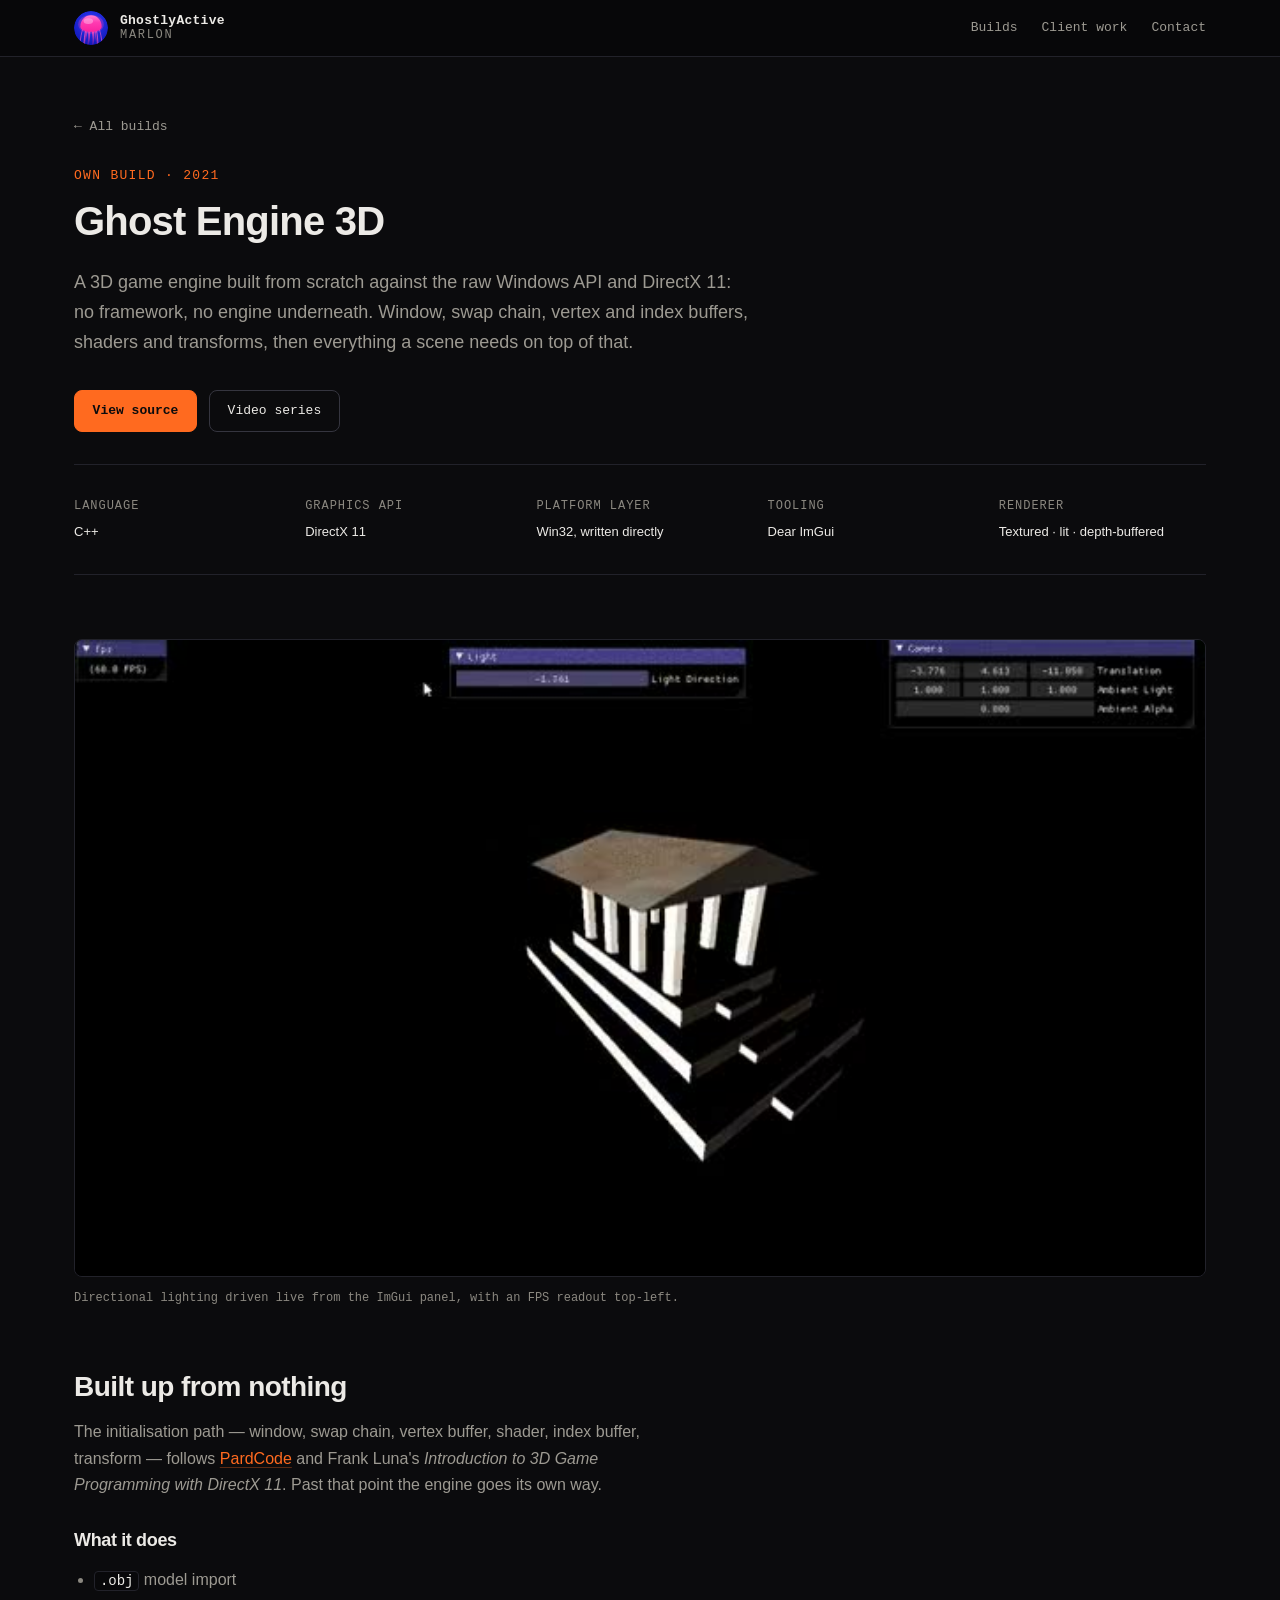
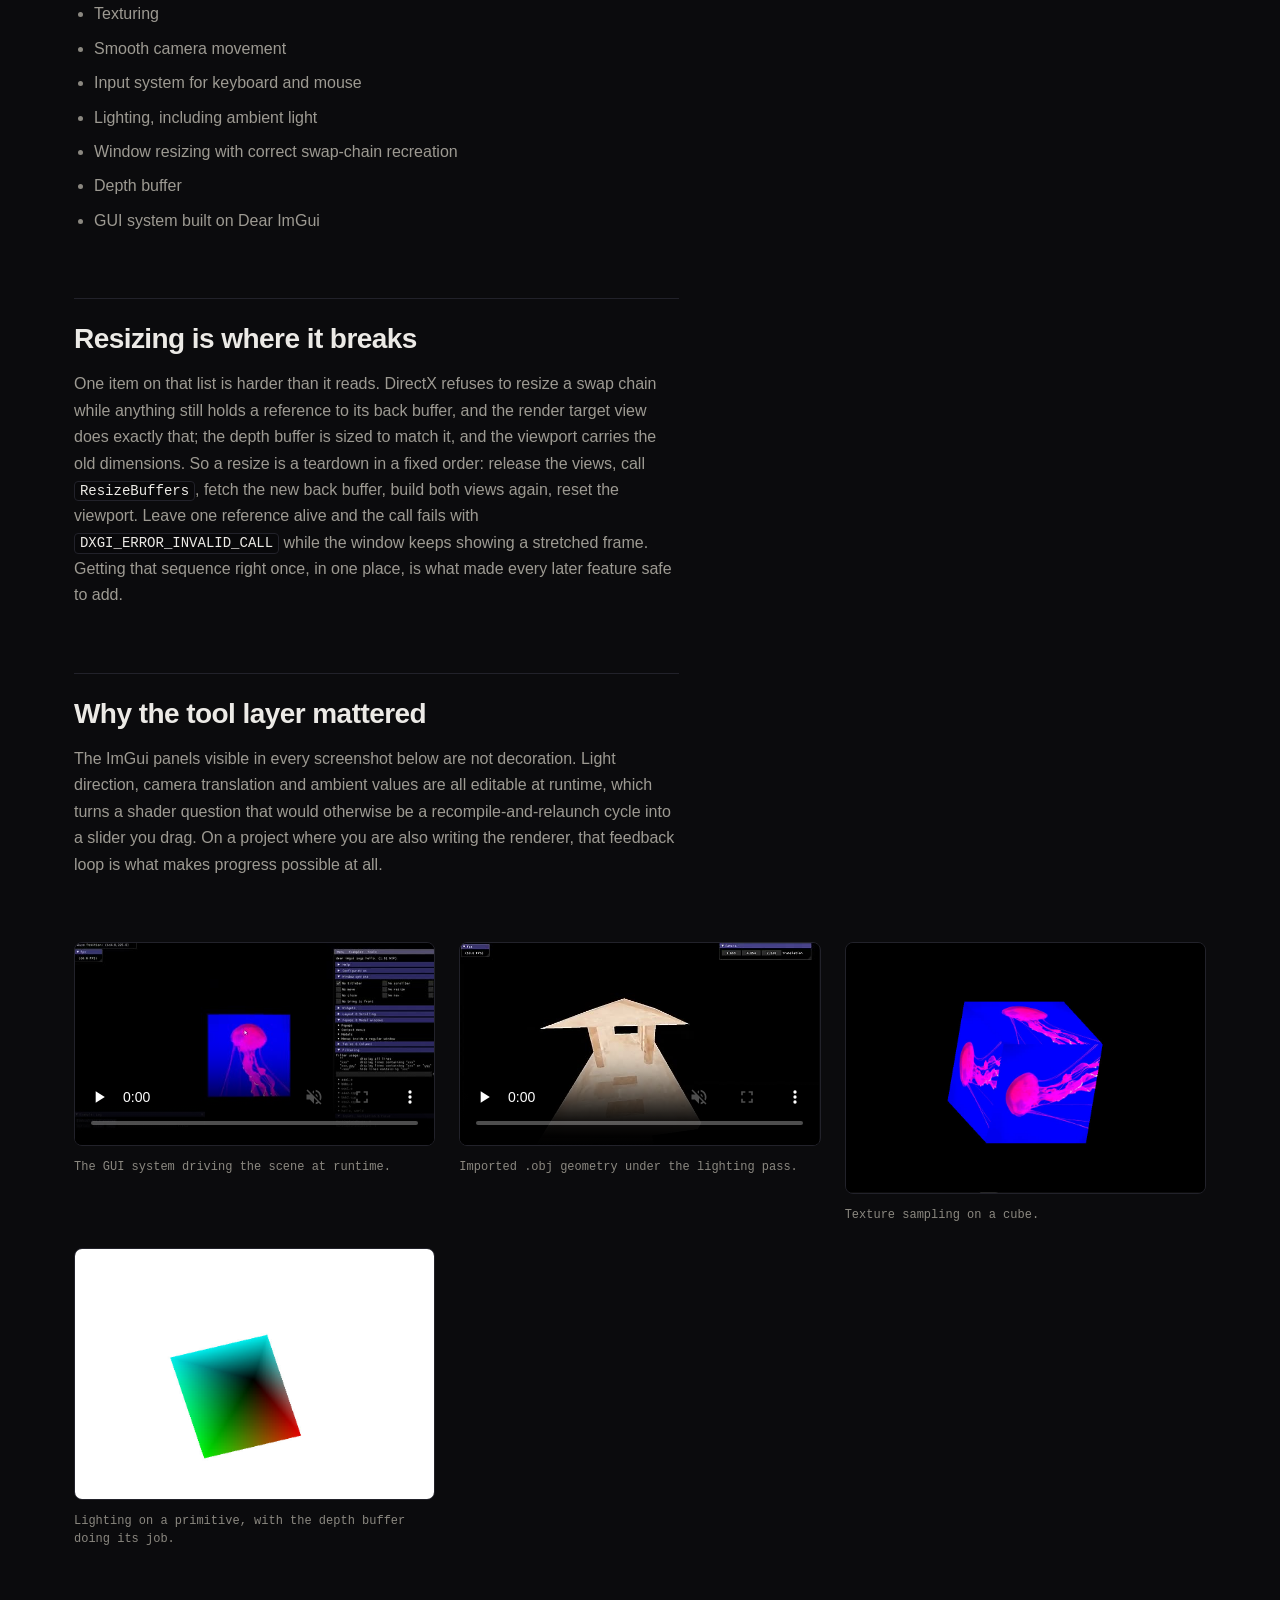
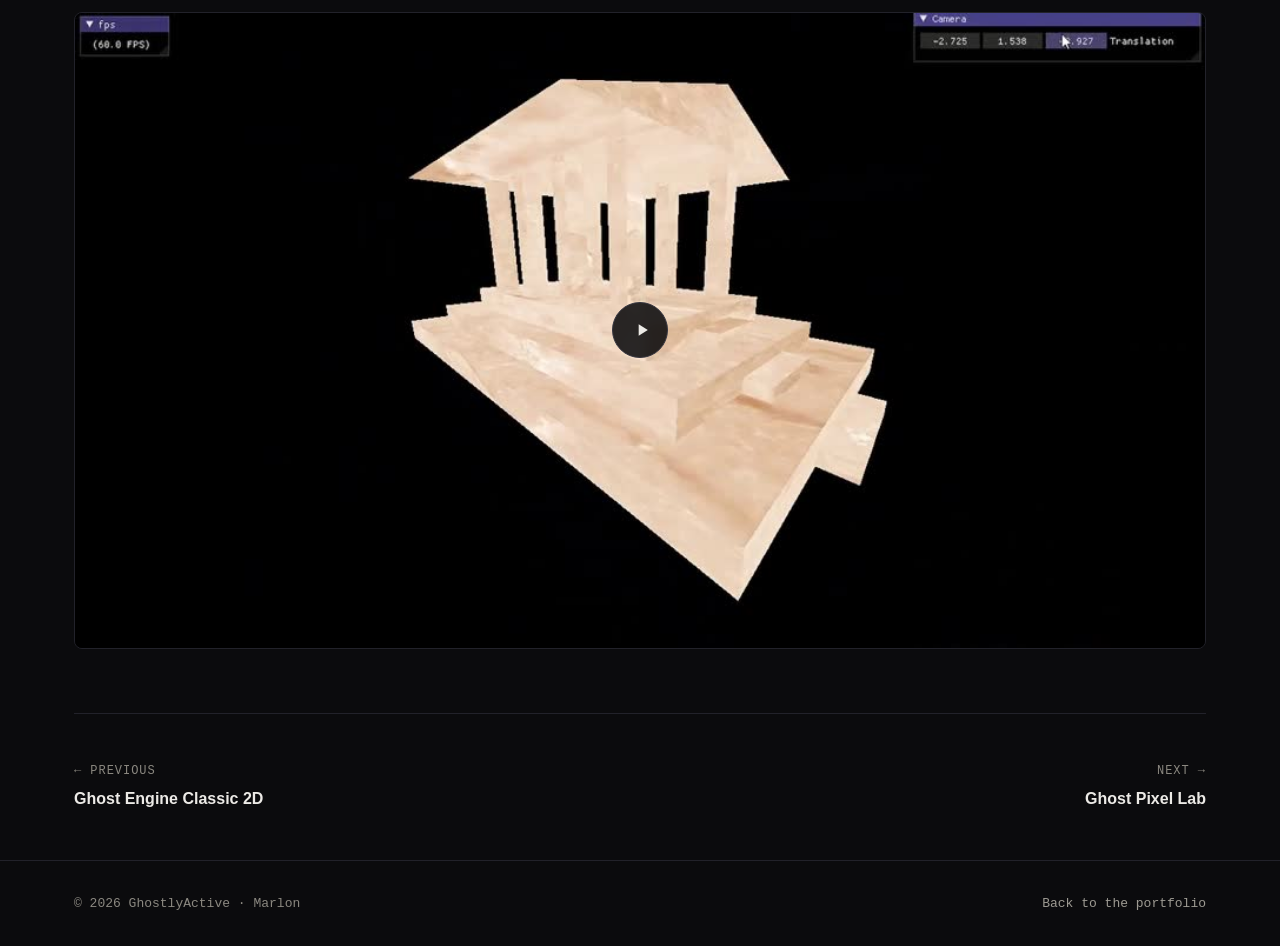
<file: projects/ghost-engine-3d.html>
<!DOCTYPE html>
<html lang="en">
<head>
<meta charset="UTF-8">
<meta name="viewport" content="width=device-width, initial-scale=1">
<title>Ghost Engine 3D — GhostlyActive</title>
<meta name="description" content="A 3D game engine written from scratch against the Win32 API and DirectX 11: swap chain, buffers, shaders, .obj import, lighting and an ImGui tool layer.">
<meta name="color-scheme" content="dark">
<meta name="theme-color" content="#0b0b0d">

<!-- Link previews: absolute URLs only. Every other path on this site is
     relative so it works from any sub-path, but a scraper resolves these
     against nothing and half of them drop a relative image silently. -->
<meta property="og:type" content="article">
<meta property="og:url" content="https://ghostlyactive.github.io/projects/ghost-engine-3d.html">
<meta property="og:title" content="Ghost Engine 3D — GhostlyActive">
<meta property="og:description" content="A 3D game engine written from scratch against the Win32 API and DirectX 11: swap chain, buffers, shaders, .obj import, lighting and an ImGui tool layer.">
<meta property="og:image" content="https://ghostlyactive.github.io/assets/img/video/ZwqW2sLskIs.jpg">
<meta property="og:image:width" content="960">
<meta property="og:image:height" content="540">
<meta name="twitter:card" content="summary_large_image">

<link rel="icon" href="../assets/logo.svg" type="image/svg+xml">
<link rel="icon" href="../assets/favicon-32.png" sizes="32x32" type="image/png">
<link rel="apple-touch-icon" href="../assets/apple-touch-icon.png" sizes="180x180">
<meta name="apple-mobile-web-app-title" content="GhostlyActive">
<link rel="stylesheet" href="../assets/css/tokens.css">
<link rel="stylesheet" href="../assets/css/base.css">
<link rel="stylesheet" href="../assets/css/site.css">
<link rel="stylesheet" href="../assets/css/project.css">

<!-- Reveal-on-scroll starts hidden, so the flag has to land before first paint;
     without JS the class never appears and everything stays visible. -->
<script>document.documentElement.classList.add("js")</script>
</head>
<body>

<a class="skip-link" href="#main">Skip to content</a>

<svg class="visually-hidden" aria-hidden="true" focusable="false">
  <symbol id="i-play" viewBox="0 0 24 24"><path d="M8 5v14l11-7z"/></symbol>
</svg>

<nav class="site-nav">
  <div class="shell site-nav__inner">
    <a class="site-nav__brand" href="../index.html">
      <img class="site-nav__logo" src="../assets/logo.svg" alt="" width="34" height="34">
      <span class="site-nav__names">
        <span class="site-nav__name">GhostlyActive</span>
        <span class="site-nav__sub">Marlon</span>
      </span>
    </a>
    <ul class="site-nav__links">
      <li><a href="../index.html#builds">Builds</a></li>
      <li><a href="../index.html#studio"><span class="label-long">Client work</span><span class="label-short">Work</span></a></li>
      <li><a href="../index.html#contact">Contact</a></li>
    </ul>
  </div>
</nav>

<main id="main">
  <div class="shell">

    <header class="project-header">
      <a class="back-link" href="../index.html#builds">← All builds</a>
      <p class="project-header__kicker">Own build · 2021</p>
      <h1>Ghost Engine 3D</h1>
      <p class="project-header__lede">
        A 3D game engine built from scratch against the raw Windows API and DirectX 11: no
        framework, no engine underneath. Window, swap chain, vertex and index buffers, shaders and
        transforms, then everything a scene needs on top of that.
      </p>
      <div class="project-header__actions">
        <a class="btn btn--primary" href="https://github.com/GhostlyActive/Ghost-Engine-3D" rel="noopener">View source</a>
        <a class="btn" href="https://www.youtube.com/playlist?list=PLcM3ti5Eo5i8KT7U_PYS-lkBVErrjgMPQ" rel="noopener">Video series</a>
      </div>
    </header>

    <dl class="specs reveal">
      <div><dt>Language</dt><dd>C++</dd></div>
      <div><dt>Graphics API</dt><dd>DirectX 11</dd></div>
      <div><dt>Platform layer</dt><dd>Win32, written directly</dd></div>
      <div><dt>Tooling</dt><dd>Dear ImGui</dd></div>
      <div><dt>Renderer</dt><dd>Textured · lit · depth-buffered</dd></div>
    </dl>

    <div class="media-block reveal">
      <figure class="figure">
        <video src="../assets/img/projects/ghost-engine-3d-light.mp4"
               poster="../assets/img/projects/ghost-engine-3d-light.jpg"
               width="640" height="360"
               autoplay muted loop playsinline preload="metadata"
               aria-label="A lit temple model rotating in the engine with ImGui light controls"></video>
        <figcaption>Directional lighting driven live from the ImGui panel, with an FPS readout top-left.</figcaption>
      </figure>
    </div>

    <div class="prose">

      <h2>Built up from nothing</h2>
      <p>
        The initialisation path — window, swap chain, vertex buffer, shader, index buffer, transform
        — follows <a href="https://github.com/PardCode" rel="noopener">PardCode</a> and Frank Luna's
        <em>Introduction to 3D Game Programming with DirectX 11</em>. Past that point the engine goes
        its own way.
      </p>

      <h3>What it does</h3>
      <ul>
        <li><code>.obj</code> model import</li>
        <li>Texturing</li>
        <li>Smooth camera movement</li>
        <li>Input system for keyboard and mouse</li>
        <li>Lighting, including ambient light</li>
        <li>Window resizing with correct swap-chain recreation</li>
        <li>Depth buffer</li>
        <li>GUI system built on Dear ImGui</li>
      </ul>

      <h2>Resizing is where it breaks</h2>
      <p>
        One item on that list is harder than it reads. DirectX refuses to resize a swap chain
        while anything still holds a reference to its back buffer, and the render target view
        does exactly that; the depth buffer is sized to match it, and the viewport carries the
        old dimensions. So a resize is a teardown in a fixed order: release the views, call
        <code>ResizeBuffers</code>, fetch the new back buffer, build both views again, reset the
        viewport. Leave one reference alive and the call fails with
        <code>DXGI_ERROR_INVALID_CALL</code> while the window keeps showing a stretched frame.
        Getting that sequence right once, in one place, is what made every later feature safe to
        add.
      </p>

      <h2>Why the tool layer mattered</h2>
      <p>
        The ImGui panels visible in every screenshot below are not decoration. Light direction,
        camera translation and ambient values are all editable at runtime, which turns a shader
        question that would otherwise be a recompile-and-relaunch cycle into a slider you drag. On a
        project where you are also writing the renderer, that feedback loop is what makes progress
        possible at all.
      </p>

    </div>

    <div class="media-block media-block--wide reveal">
      <div class="gallery">
        <figure class="figure">
          <video src="../assets/img/projects/ghost-engine-3d-guidemo.mp4"
                 poster="../assets/img/projects/ghost-engine-3d-guidemo.jpg"
                 width="640" height="360"
                 muted loop playsinline preload="none" controls
                 aria-label="The ImGui tool layer being used to manipulate the scene"></video>
          <figcaption>The GUI system driving the scene at runtime.</figcaption>
        </figure>
        <figure class="figure">
          <video src="../assets/img/projects/ghost-engine-3d-mesh.mp4"
                 poster="../assets/img/projects/ghost-engine-3d-mesh.jpg"
                 width="690" height="388"
                 muted loop playsinline preload="none" controls
                 aria-label="An imported mesh rotating in the engine"></video>
          <figcaption>Imported <code>.obj</code> geometry under the lighting pass.</figcaption>
        </figure>
        <figure class="figure">
          <img src="../assets/img/projects/ghost-engine-3d-texture.jpg" width="998" height="694" alt="A textured cube rendered by the engine" loading="lazy" decoding="async">
          <figcaption>Texture sampling on a cube.</figcaption>
        </figure>
        <figure class="figure">
          <img src="../assets/img/projects/ghost-engine-3d-pyramid-lit.jpg" width="991" height="690" alt="A lit pyramid primitive rendered by the engine" loading="lazy" decoding="async">
          <figcaption>Lighting on a primitive, with the depth buffer doing its job.</figcaption>
        </figure>
      </div>
    </div>

    <div class="media-block reveal">
      <h2 class="visually-hidden">Video</h2>
      <button class="video" type="button" data-video-id="ZwqW2sLskIs" data-video-title="Ghost Engine 3D — Part 1">
        <img src="../assets/img/video/ZwqW2sLskIs.jpg" width="960" height="540" alt="Ghost Engine 3D running, part one of the video series" loading="lazy" decoding="async">
        <span class="video__play"><svg aria-hidden="true"><use href="#i-play"></use></svg></span>
        <span class="visually-hidden">Play video: Ghost Engine 3D — Part 1</span>
      </button>
    </div>

    <nav class="pager reveal" aria-label="More projects">
      <a href="ghost-engine-classic-2d.html"><span>← Previous</span><strong>Ghost Engine Classic 2D</strong></a>
      <a href="ghost-pixel-lab.html"><span>Next →</span><strong>Ghost Pixel Lab</strong></a>
    </nav>

  </div>
</main>

<footer class="site-footer">
  <div class="shell site-footer__inner">
    <span>© 2026 GhostlyActive · Marlon</span>
    <span><a href="../index.html">Back to the portfolio</a></span>
  </div>
</footer>

<script src="../assets/js/video.js" defer></script>
<script src="../assets/js/lightbox.js" defer></script>
<script src="../assets/js/reveal.js" defer></script>
</body>
</html>
</file>
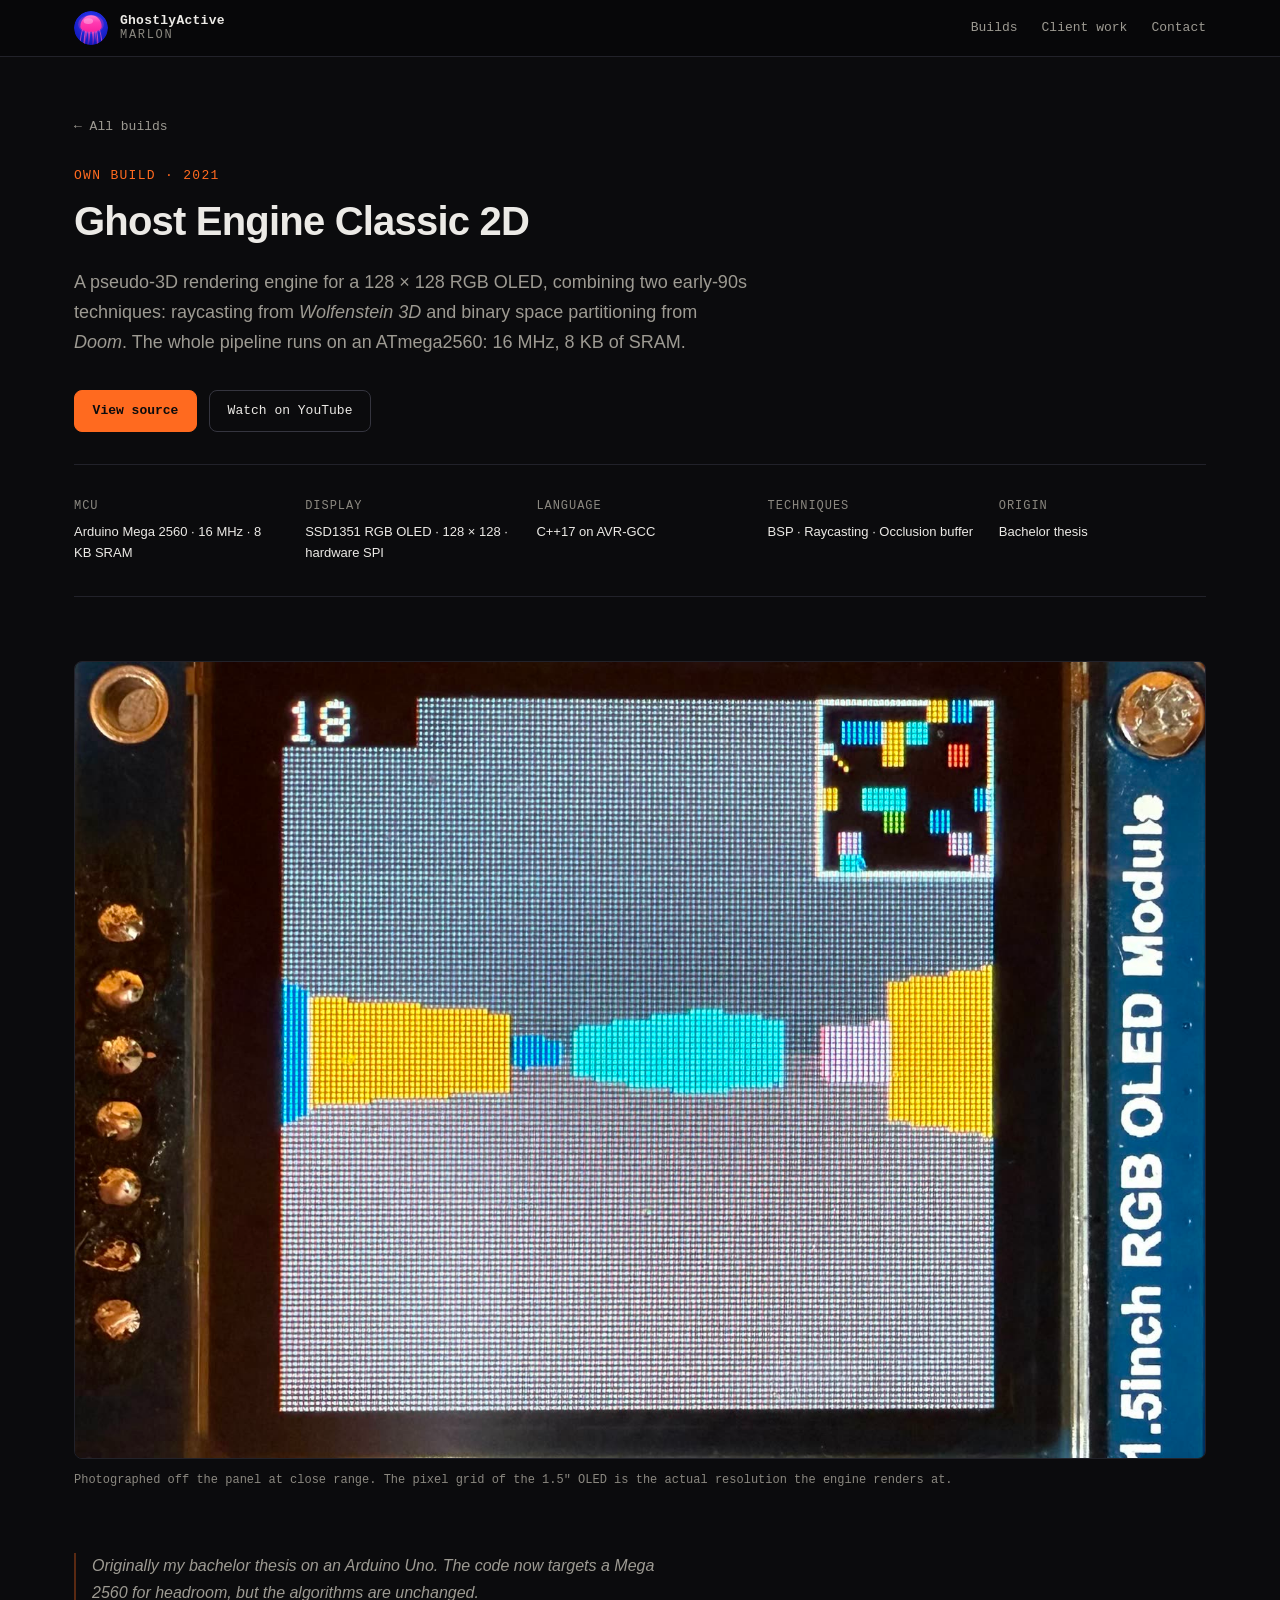
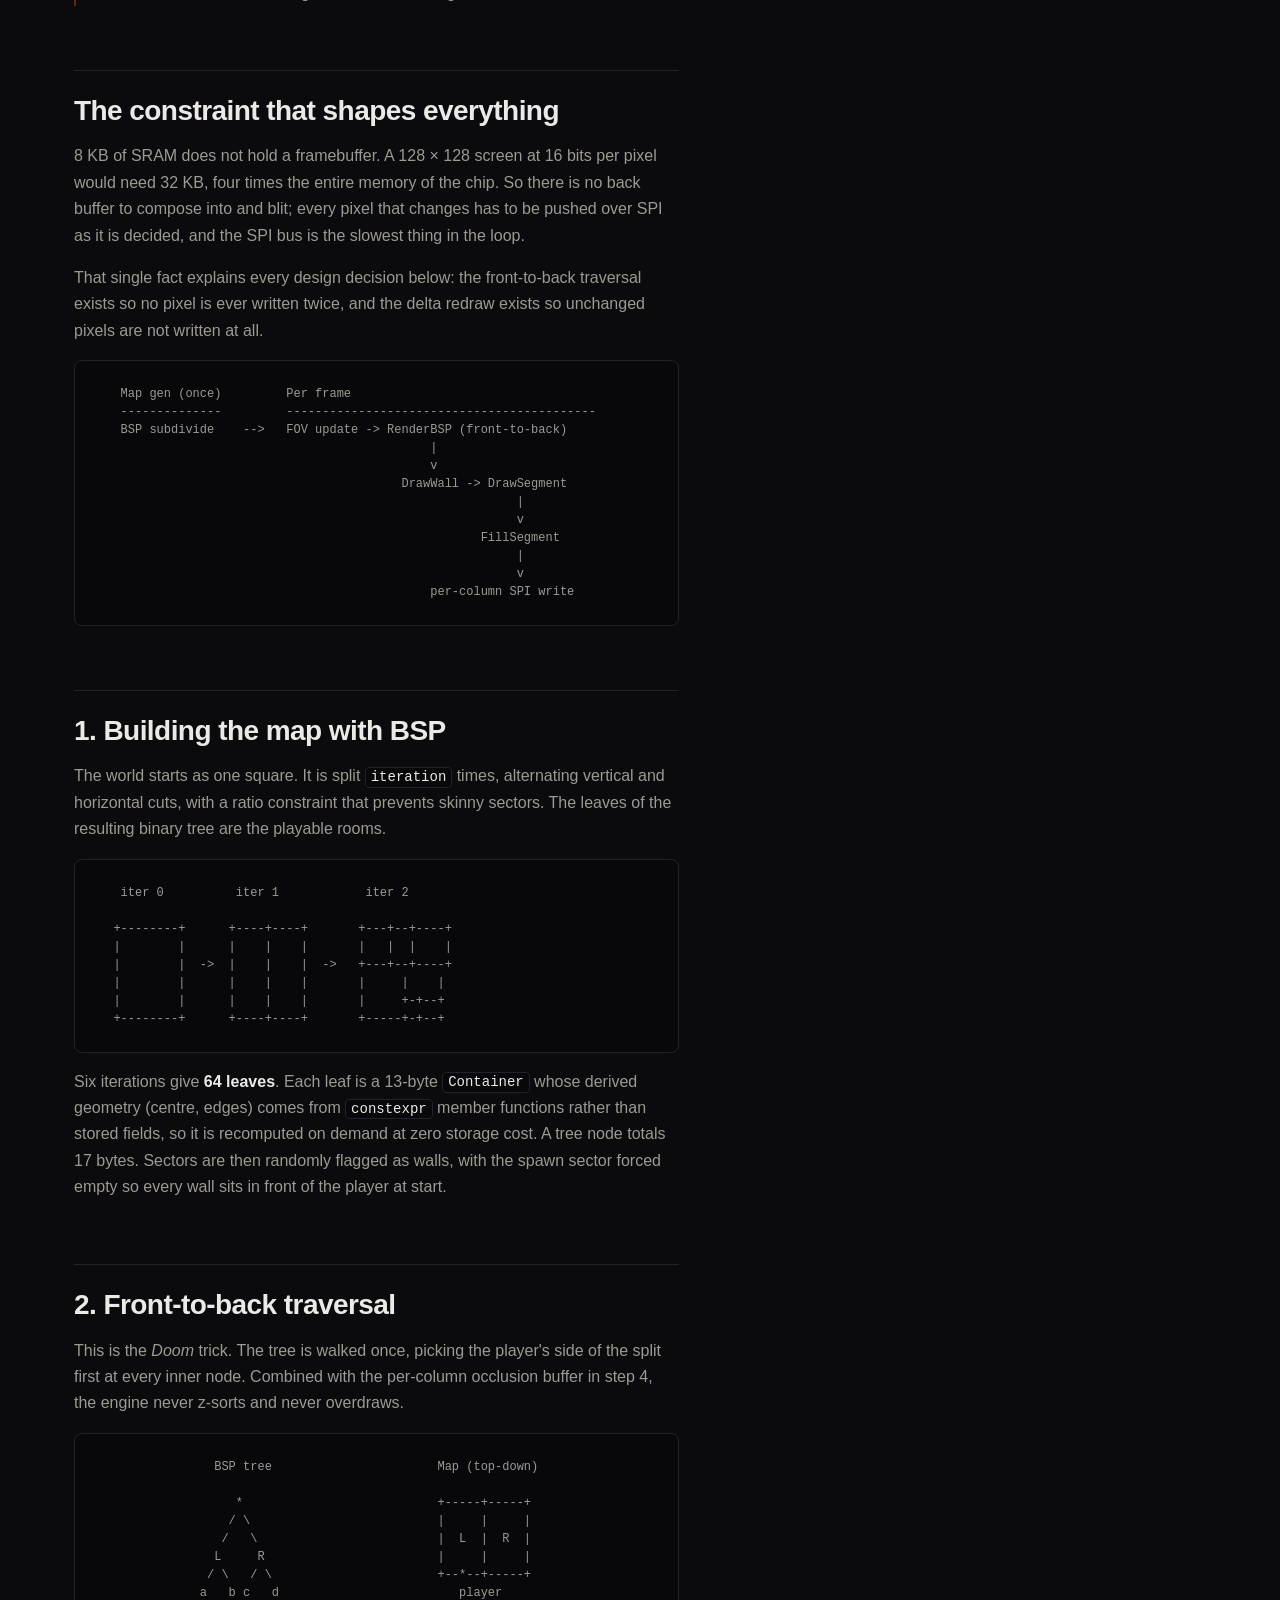
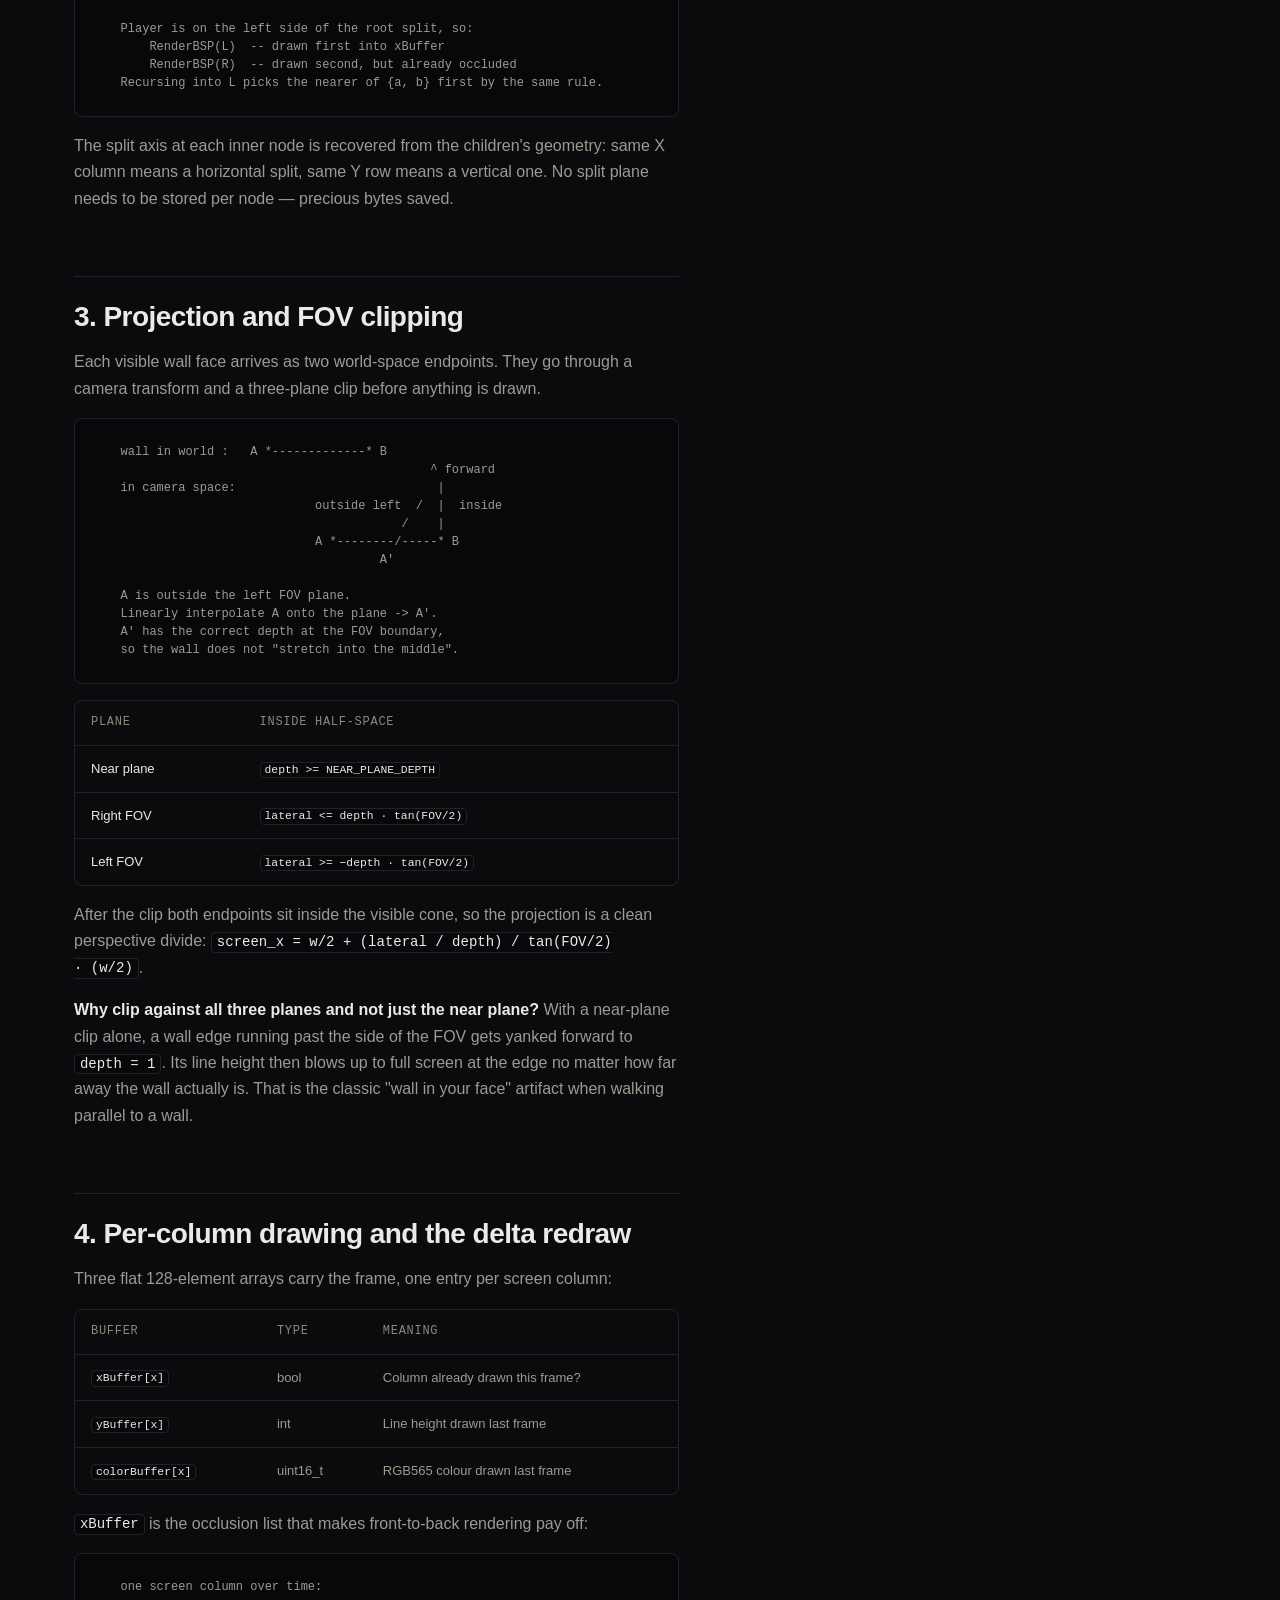
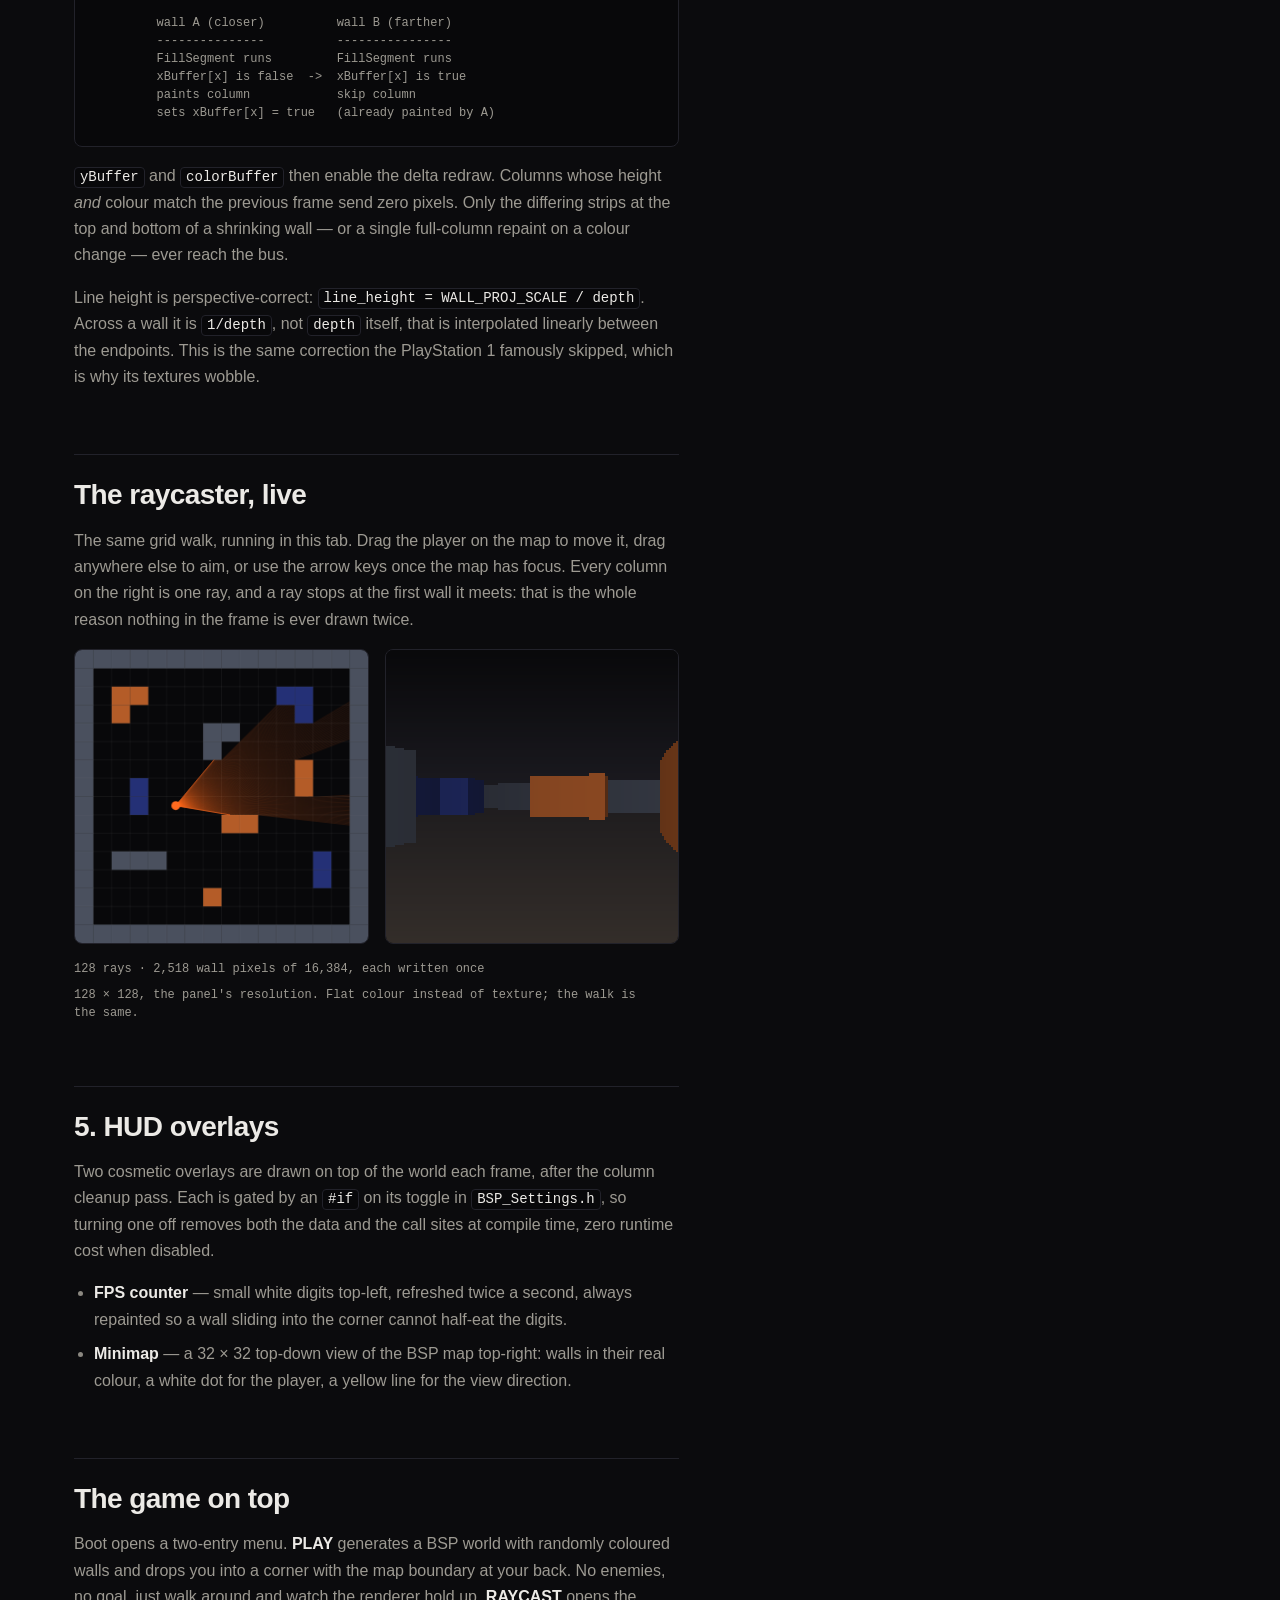
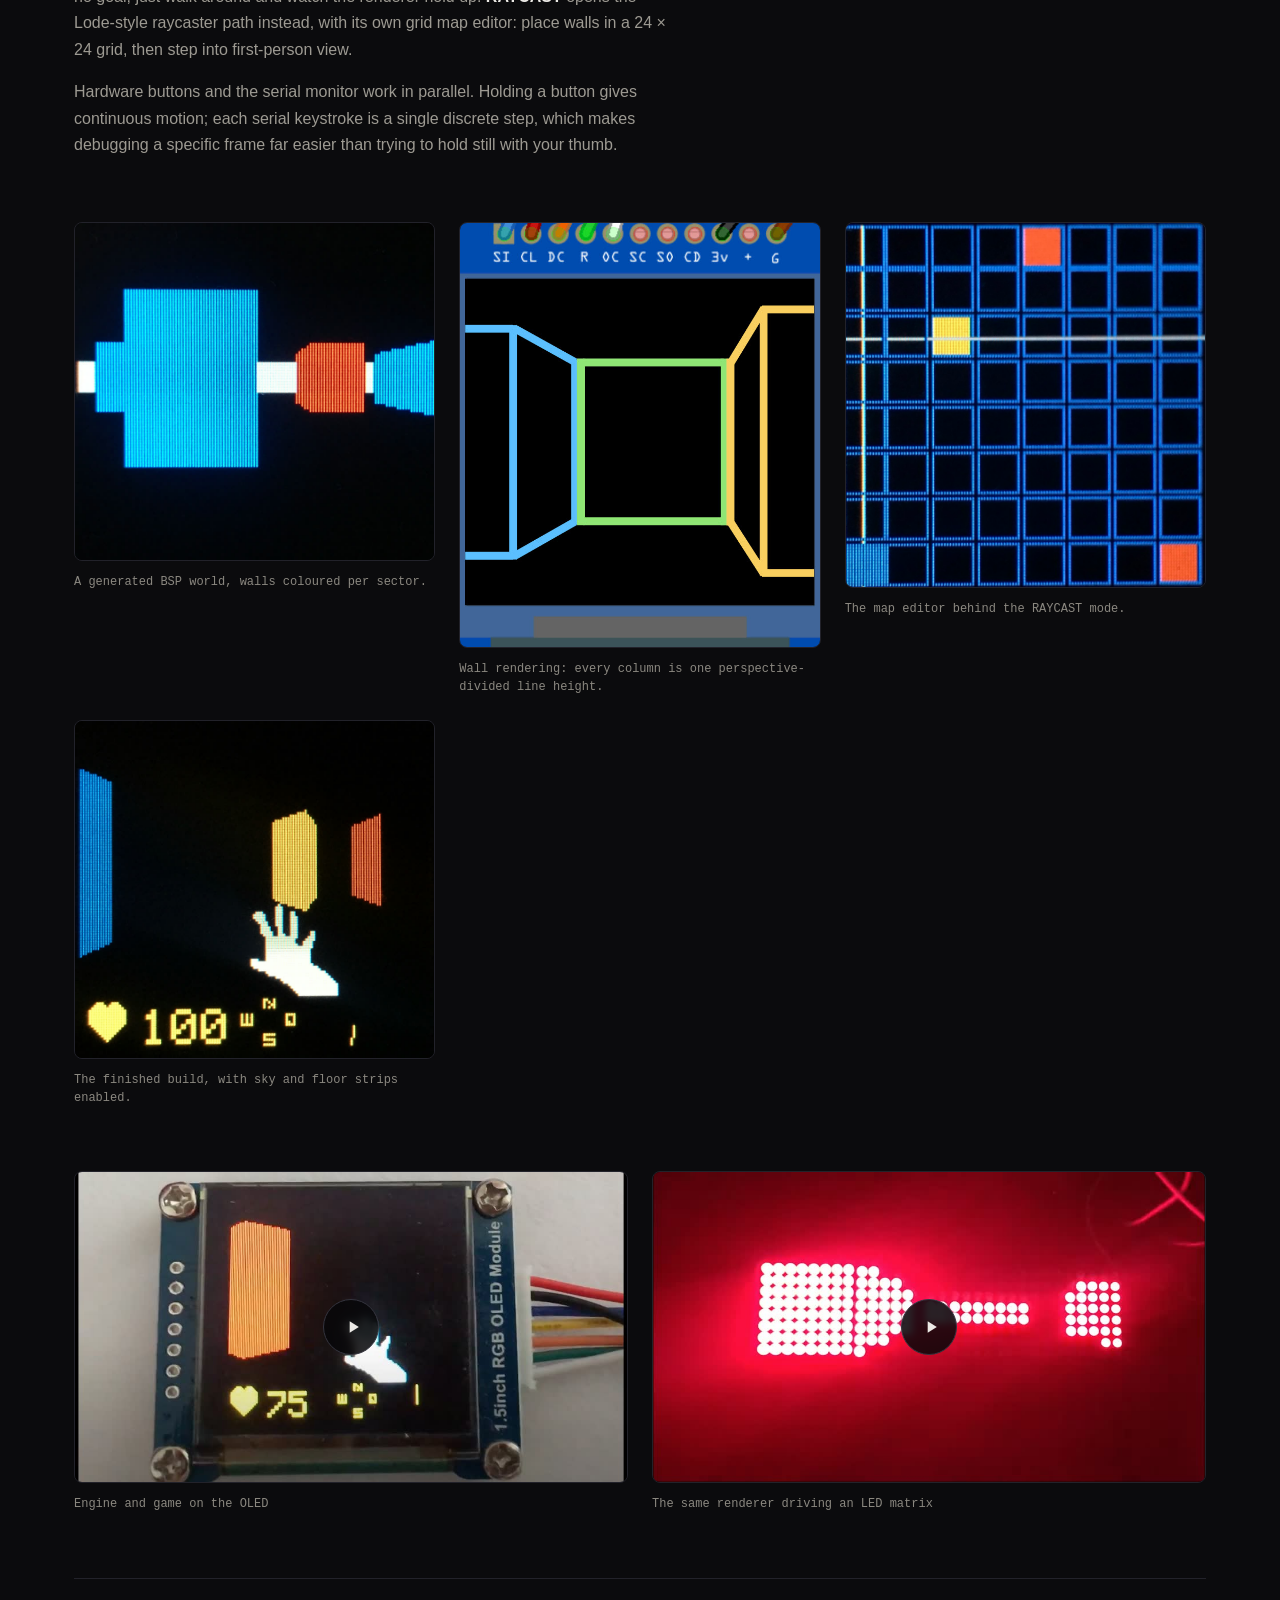
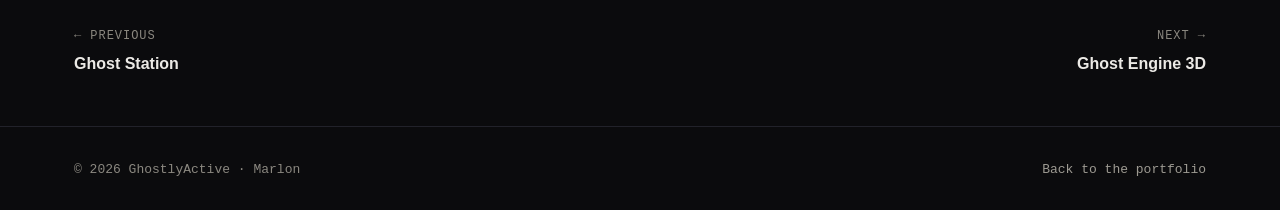
<file: projects/ghost-engine-classic-2d.html>
<!DOCTYPE html>
<html lang="en">
<head>
<meta charset="UTF-8">
<meta name="viewport" content="width=device-width, initial-scale=1">
<title>Ghost Engine Classic 2D — GhostlyActive</title>
<meta name="description" content="Wolfenstein's raycasting and Doom's BSP tree running on a 16 MHz Arduino Mega with 8 KB of SRAM: front-to-back traversal, per-column occlusion and a delta-redraw SPI path.">
<meta name="color-scheme" content="dark">
<meta name="theme-color" content="#0b0b0d">

<!-- Link previews: absolute URLs only. Every other path on this site is
     relative so it works from any sub-path, but a scraper resolves these
     against nothing and half of them drop a relative image silently. -->
<meta property="og:type" content="article">
<meta property="og:url" content="https://ghostlyactive.github.io/projects/ghost-engine-classic-2d.html">
<meta property="og:title" content="Ghost Engine Classic 2D — GhostlyActive">
<meta property="og:description" content="Wolfenstein's raycasting and Doom's BSP tree running on a 16 MHz Arduino Mega with 8 KB of SRAM: front-to-back traversal, per-column occlusion and a delta-redraw SPI path.">
<meta property="og:image" content="https://ghostlyactive.github.io/assets/img/video/XWTsxJl02wU.jpg">
<meta property="og:image:width" content="960">
<meta property="og:image:height" content="540">
<meta name="twitter:card" content="summary_large_image">

<link rel="icon" href="../assets/logo.svg" type="image/svg+xml">
<link rel="icon" href="../assets/favicon-32.png" sizes="32x32" type="image/png">
<link rel="apple-touch-icon" href="../assets/apple-touch-icon.png" sizes="180x180">
<meta name="apple-mobile-web-app-title" content="GhostlyActive">
<link rel="stylesheet" href="../assets/css/tokens.css">
<link rel="stylesheet" href="../assets/css/base.css">
<link rel="stylesheet" href="../assets/css/site.css">
<link rel="stylesheet" href="../assets/css/project.css">

<!-- Reveal-on-scroll starts hidden, so the flag has to land before first paint;
     without JS the class never appears and everything stays visible. -->
<script>document.documentElement.classList.add("js")</script>
</head>
<body>

<a class="skip-link" href="#main">Skip to content</a>

<svg class="visually-hidden" aria-hidden="true" focusable="false">
  <symbol id="i-play" viewBox="0 0 24 24"><path d="M8 5v14l11-7z"/></symbol>
</svg>

<nav class="site-nav">
  <div class="shell site-nav__inner">
    <a class="site-nav__brand" href="../index.html">
      <img class="site-nav__logo" src="../assets/logo.svg" alt="" width="34" height="34">
      <span class="site-nav__names">
        <span class="site-nav__name">GhostlyActive</span>
        <span class="site-nav__sub">Marlon</span>
      </span>
    </a>
    <ul class="site-nav__links">
      <li><a href="../index.html#builds">Builds</a></li>
      <li><a href="../index.html#studio"><span class="label-long">Client work</span><span class="label-short">Work</span></a></li>
      <li><a href="../index.html#contact">Contact</a></li>
    </ul>
  </div>
</nav>

<main id="main">
  <div class="shell">

    <header class="project-header">
      <a class="back-link" href="../index.html#builds">← All builds</a>
      <p class="project-header__kicker">Own build · 2021</p>
      <h1>Ghost Engine Classic 2D</h1>
      <p class="project-header__lede">
        A pseudo-3D rendering engine for a 128 × 128 RGB OLED, combining two early-90s techniques:
        raycasting from <em>Wolfenstein 3D</em> and binary space partitioning from <em>Doom</em>.
        The whole pipeline runs on an ATmega2560: 16 MHz, 8 KB of SRAM.
      </p>
      <div class="project-header__actions">
        <a class="btn btn--primary" href="https://github.com/GhostlyActive/Ghost-Engine-Classic-2D" rel="noopener">View source</a>
        <a class="btn" href="https://www.youtube.com/watch?v=XWTsxJl02wU" rel="noopener">Watch on YouTube</a>
      </div>
    </header>

    <dl class="specs reveal">
      <div><dt>MCU</dt><dd>Arduino Mega 2560 · 16 MHz · 8 KB SRAM</dd></div>
      <div><dt>Display</dt><dd>SSD1351 RGB OLED · 128 × 128 · hardware SPI</dd></div>
      <div><dt>Language</dt><dd>C++17 on AVR-GCC</dd></div>
      <div><dt>Techniques</dt><dd>BSP · Raycasting · Occlusion buffer</dd></div>
      <div><dt>Origin</dt><dd>Bachelor thesis</dd></div>
    </dl>

    <div class="media-block reveal">
      <figure class="figure">
        <img src="../assets/img/projects/ghost-engine-classic-2d-game.jpg" width="1600" height="1128" alt="The engine running on the OLED module: coloured walls in perspective, FPS counter top-left, minimap top-right" loading="lazy" decoding="async">
        <figcaption>Photographed off the panel at close range. The pixel grid of the 1.5" OLED is the actual resolution the engine renders at.</figcaption>
      </figure>
    </div>

    <div class="prose">

      <blockquote>
        Originally my bachelor thesis on an Arduino Uno. The code now targets a Mega 2560 for
        headroom, but the algorithms are unchanged.
      </blockquote>

      <h2>The constraint that shapes everything</h2>
      <p>
        8 KB of SRAM does not hold a framebuffer. A 128 × 128 screen at 16 bits per pixel would need
        32 KB, four times the entire memory of the chip. So there is no back buffer to compose into
        and blit; every pixel that changes has to be pushed over SPI as it is decided, and the SPI
        bus is the slowest thing in the loop.
      </p>
      <p>
        That single fact explains every design decision below: the front-to-back traversal exists so
        no pixel is ever written twice, and the delta redraw exists so unchanged pixels are not
        written at all.
      </p>

      <div class="diagram">
<pre>   Map gen (once)         Per frame
   --------------         -------------------------------------------
   BSP subdivide    --&gt;   FOV update -&gt; RenderBSP (front-to-back)
                                              |
                                              v
                                          DrawWall -&gt; DrawSegment
                                                          |
                                                          v
                                                     FillSegment
                                                          |
                                                          v
                                              per-column SPI write</pre>
      </div>

      <h2>1. Building the map with BSP</h2>
      <p>
        The world starts as one square. It is split <code>iteration</code> times, alternating
        vertical and horizontal cuts, with a ratio constraint that prevents skinny sectors. The
        leaves of the resulting binary tree are the playable rooms.
      </p>

      <div class="diagram">
<pre>   iter 0          iter 1            iter 2

  +--------+      +----+----+       +---+--+----+
  |        |      |    |    |       |   |  |    |
  |        |  -&gt;  |    |    |  -&gt;   +---+--+----+
  |        |      |    |    |       |     |    |
  |        |      |    |    |       |     +-+--+
  +--------+      +----+----+       +-----+-+--+</pre>
      </div>

      <p>
        Six iterations give <strong>64 leaves</strong>. Each leaf is a 13-byte <code>Container</code>
        whose derived geometry (centre, edges) comes from <code>constexpr</code> member functions
        rather than stored fields, so it is recomputed on demand at zero storage cost. A tree node
        totals 17 bytes. Sectors are then randomly flagged as walls, with the spawn sector forced
        empty so every wall sits in front of the player at start.
      </p>

      <h2>2. Front-to-back traversal</h2>
      <p>
        This is the <em>Doom</em> trick. The tree is walked once, picking the player's side of the
        split first at every inner node. Combined with the per-column occlusion buffer in step 4,
        the engine never z-sorts and never overdraws.
      </p>

      <div class="diagram">
<pre>                BSP tree                       Map (top-down)

                   *                           +-----+-----+
                  / \                          |     |     |
                 /   \                         |  L  |  R  |
                L     R                        |     |     |
               / \   / \                       +--*--+-----+
              a   b c   d                         player

   Player is on the left side of the root split, so:
       RenderBSP(L)  -- drawn first into xBuffer
       RenderBSP(R)  -- drawn second, but already occluded
   Recursing into L picks the nearer of {a, b} first by the same rule.</pre>
      </div>

      <p>
        The split axis at each inner node is recovered from the children's geometry: same X column
        means a horizontal split, same Y row means a vertical one. No split plane needs to be stored
        per node — precious bytes saved.
      </p>

      <h2>3. Projection and FOV clipping</h2>
      <p>
        Each visible wall face arrives as two world-space endpoints. They go through a camera
        transform and a three-plane clip before anything is drawn.
      </p>

      <div class="diagram">
<pre>   wall in world :   A *-------------* B
                                              ^ forward
   in camera space:                            |
                              outside left  /  |  inside
                                          /    |
                              A *--------/-----* B
                                       A'

   A is outside the left FOV plane.
   Linearly interpolate A onto the plane -&gt; A'.
   A' has the correct depth at the FOV boundary,
   so the wall does not "stretch into the middle".</pre>
      </div>

      <div class="data-table">
        <table>
          <caption class="visually-hidden">The three clipping half-spaces</caption>
          <thead>
            <tr><th scope="col">Plane</th><th scope="col">Inside half-space</th></tr>
          </thead>
          <tbody>
            <tr><td>Near plane</td><td><code>depth &gt;= NEAR_PLANE_DEPTH</code></td></tr>
            <tr><td>Right FOV</td><td><code>lateral &lt;= depth · tan(FOV/2)</code></td></tr>
            <tr><td>Left FOV</td><td><code>lateral &gt;= −depth · tan(FOV/2)</code></td></tr>
          </tbody>
        </table>
      </div>

      <p>
        After the clip both endpoints sit inside the visible cone, so the projection is a clean
        perspective divide: <code>screen_x = w/2 + (lateral / depth) / tan(FOV/2) · (w/2)</code>.
      </p>
      <p>
        <strong>Why clip against all three planes and not just the near plane?</strong> With a
        near-plane clip alone, a wall edge running past the side of the FOV gets yanked forward to
        <code>depth = 1</code>. Its line height then blows up to full screen at the edge no matter
        how far away the wall actually is. That is the classic "wall in your face" artifact when
        walking parallel to a wall.
      </p>

      <h2>4. Per-column drawing and the delta redraw</h2>
      <p>
        Three flat 128-element arrays carry the frame, one entry per screen column:
      </p>

      <div class="data-table">
        <table>
          <caption class="visually-hidden">The three per-column buffers</caption>
          <thead>
            <tr><th scope="col">Buffer</th><th scope="col">Type</th><th scope="col">Meaning</th></tr>
          </thead>
          <tbody>
            <tr><td><code>xBuffer[x]</code></td><td>bool</td><td>Column already drawn this frame?</td></tr>
            <tr><td><code>yBuffer[x]</code></td><td>int</td><td>Line height drawn last frame</td></tr>
            <tr><td><code>colorBuffer[x]</code></td><td>uint16_t</td><td>RGB565 colour drawn last frame</td></tr>
          </tbody>
        </table>
      </div>

      <p>
        <code>xBuffer</code> is the occlusion list that makes front-to-back rendering pay off:
      </p>

      <div class="diagram">
<pre>   one screen column over time:

        wall A (closer)          wall B (farther)
        ---------------          ----------------
        FillSegment runs         FillSegment runs
        xBuffer[x] is false  -&gt;  xBuffer[x] is true
        paints column            skip column
        sets xBuffer[x] = true   (already painted by A)</pre>
      </div>

      <p>
        <code>yBuffer</code> and <code>colorBuffer</code> then enable the delta redraw. Columns whose
        height <em>and</em> colour match the previous frame send zero pixels. Only the differing
        strips at the top and bottom of a shrinking wall — or a single full-column repaint on a
        colour change — ever reach the bus.
      </p>
      <p>
        Line height is perspective-correct: <code>line_height = WALL_PROJ_SCALE / depth</code>.
        Across a wall it is <code>1/depth</code>, not <code>depth</code> itself, that is interpolated
        linearly between the endpoints. This is the same correction the PlayStation 1 famously
        skipped, which is why its textures wobble.
      </p>

      <h2>The raycaster, live</h2>
      <p>
        The same grid walk, running in this tab. Drag the player on the map to move it, drag
        anywhere else to aim, or use the arrow keys once the map has focus. Every column on the
        right is one ray, and a ray stops at the first wall it meets: that is the whole reason
        nothing in the frame is ever drawn twice.
      </p>
      <div class="raycaster" data-raycaster>
        <canvas class="raycaster__map" data-map width="320" height="320" tabindex="0" aria-label="Map from above. Drag the player to move, drag elsewhere to aim, or use the arrow keys."></canvas>
        <canvas class="raycaster__view" data-view width="128" height="128" aria-label="The view those rays produce, one column per ray"></canvas>
        <p class="raycaster__foot"><span data-readout>128 rays</span><span>128 × 128, the panel's resolution. Flat colour instead of texture; the walk is the same.</span></p>
      </div>

      <h2>5. HUD overlays</h2>
      <p>
        Two cosmetic overlays are drawn on top of the world each frame, after the column cleanup
        pass. Each is gated by an <code>#if</code> on its toggle in <code>BSP_Settings.h</code>, so
        turning one off removes both the data and the call sites at compile time, zero runtime cost
        when disabled.
      </p>
      <ul>
        <li><strong>FPS counter</strong> — small white digits top-left, refreshed twice a second, always repainted so a wall sliding into the corner cannot half-eat the digits.</li>
        <li><strong>Minimap</strong> — a 32 × 32 top-down view of the BSP map top-right: walls in their real colour, a white dot for the player, a yellow line for the view direction.</li>
      </ul>

      <h2>The game on top</h2>
      <p>
        Boot opens a two-entry menu. <strong>PLAY</strong> generates a BSP world with randomly
        coloured walls and drops you into a corner with the map boundary at your back. No enemies,
        no goal, just walk around and watch the renderer hold up. <strong>RAYCAST</strong> opens the
        Lode-style raycaster path instead, with its own grid map editor: place walls in a 24 × 24
        grid, then step into first-person view.
      </p>
      <p>
        Hardware buttons and the serial monitor work in parallel. Holding a button gives continuous
        motion; each serial keystroke is a single discrete step, which makes debugging a specific
        frame far easier than trying to hold still with your thumb.
      </p>

    </div>

    <div class="media-block media-block--wide reveal">
      <div class="gallery">
        <figure class="figure">
          <img src="../assets/img/projects/ghost-engine-classic-2d-scene.jpg" width="810" height="760" alt="A rendered scene from the engine showing coloured walls receding in perspective" loading="lazy" decoding="async">
          <figcaption>A generated BSP world, walls coloured per sector.</figcaption>
        </figure>
        <figure class="figure">
          <img src="../assets/img/projects/ghost-engine-classic-2d-walls.jpg" width="704" height="830" alt="Close-up of wall rendering showing the per-column line heights" loading="lazy" decoding="async">
          <figcaption>Wall rendering: every column is one perspective-divided line height.</figcaption>
        </figure>
        <figure class="figure">
          <img src="../assets/img/projects/ghost-engine-classic-2d-editor.jpg" width="800" height="810" alt="The 24 by 24 grid map editor running on the OLED" loading="lazy" decoding="async">
          <figcaption>The map editor behind the RAYCAST mode.</figcaption>
        </figure>
        <figure class="figure">
          <img src="../assets/img/projects/ghost-engine-classic-2d-final.jpg" width="810" height="760" alt="The finished game running on the OLED module" loading="lazy" decoding="async">
          <figcaption>The finished build, with sky and floor strips enabled.</figcaption>
        </figure>
      </div>
    </div>

    <div class="media-block media-block--wide reveal">
      <h2 class="visually-hidden">Videos</h2>
      <div class="gallery">
        <div>
          <button class="video" type="button" data-video-id="XWTsxJl02wU" data-video-title="Game Engine on Arduino — Final Part">
            <img src="../assets/img/video/XWTsxJl02wU.jpg" width="960" height="540" alt="The engine and game running on the OLED display" loading="lazy" decoding="async">
            <span class="video__play"><svg aria-hidden="true"><use href="#i-play"></use></svg></span>
            <span class="visually-hidden">Play video: Game Engine on Arduino — Final Part</span>
          </button>
          <p class="reel-card__meta" style="margin-top:var(--space-3)">Engine and game on the OLED</p>
        </div>
        <div>
          <button class="video" type="button" data-video-id="WRVSrZ5XRVQ" data-video-title="Game Engine on Arduino — Bonus Part, LED matrix">
            <img src="../assets/img/video/WRVSrZ5XRVQ.jpg" width="960" height="540" alt="The same engine rendering onto an LED matrix" loading="lazy" decoding="async">
            <span class="video__play"><svg aria-hidden="true"><use href="#i-play"></use></svg></span>
            <span class="visually-hidden">Play video: Game Engine on Arduino — LED matrix</span>
          </button>
          <p class="reel-card__meta" style="margin-top:var(--space-3)">The same renderer driving an LED matrix</p>
        </div>
      </div>
    </div>

    <nav class="pager reveal" aria-label="More projects">
      <a href="ghost-station.html"><span>← Previous</span><strong>Ghost Station</strong></a>
      <a href="ghost-engine-3d.html"><span>Next →</span><strong>Ghost Engine 3D</strong></a>
    </nav>

  </div>
</main>

<footer class="site-footer">
  <div class="shell site-footer__inner">
    <span>© 2026 GhostlyActive · Marlon</span>
    <span><a href="../index.html">Back to the portfolio</a></span>
  </div>
</footer>

<script src="../assets/js/video.js" defer></script>
<script src="../assets/js/lightbox.js" defer></script>
<script src="../assets/js/reveal.js" defer></script>
<script src="../assets/js/raycast-explainer.js" defer></script>
</body>
</html>
</file>
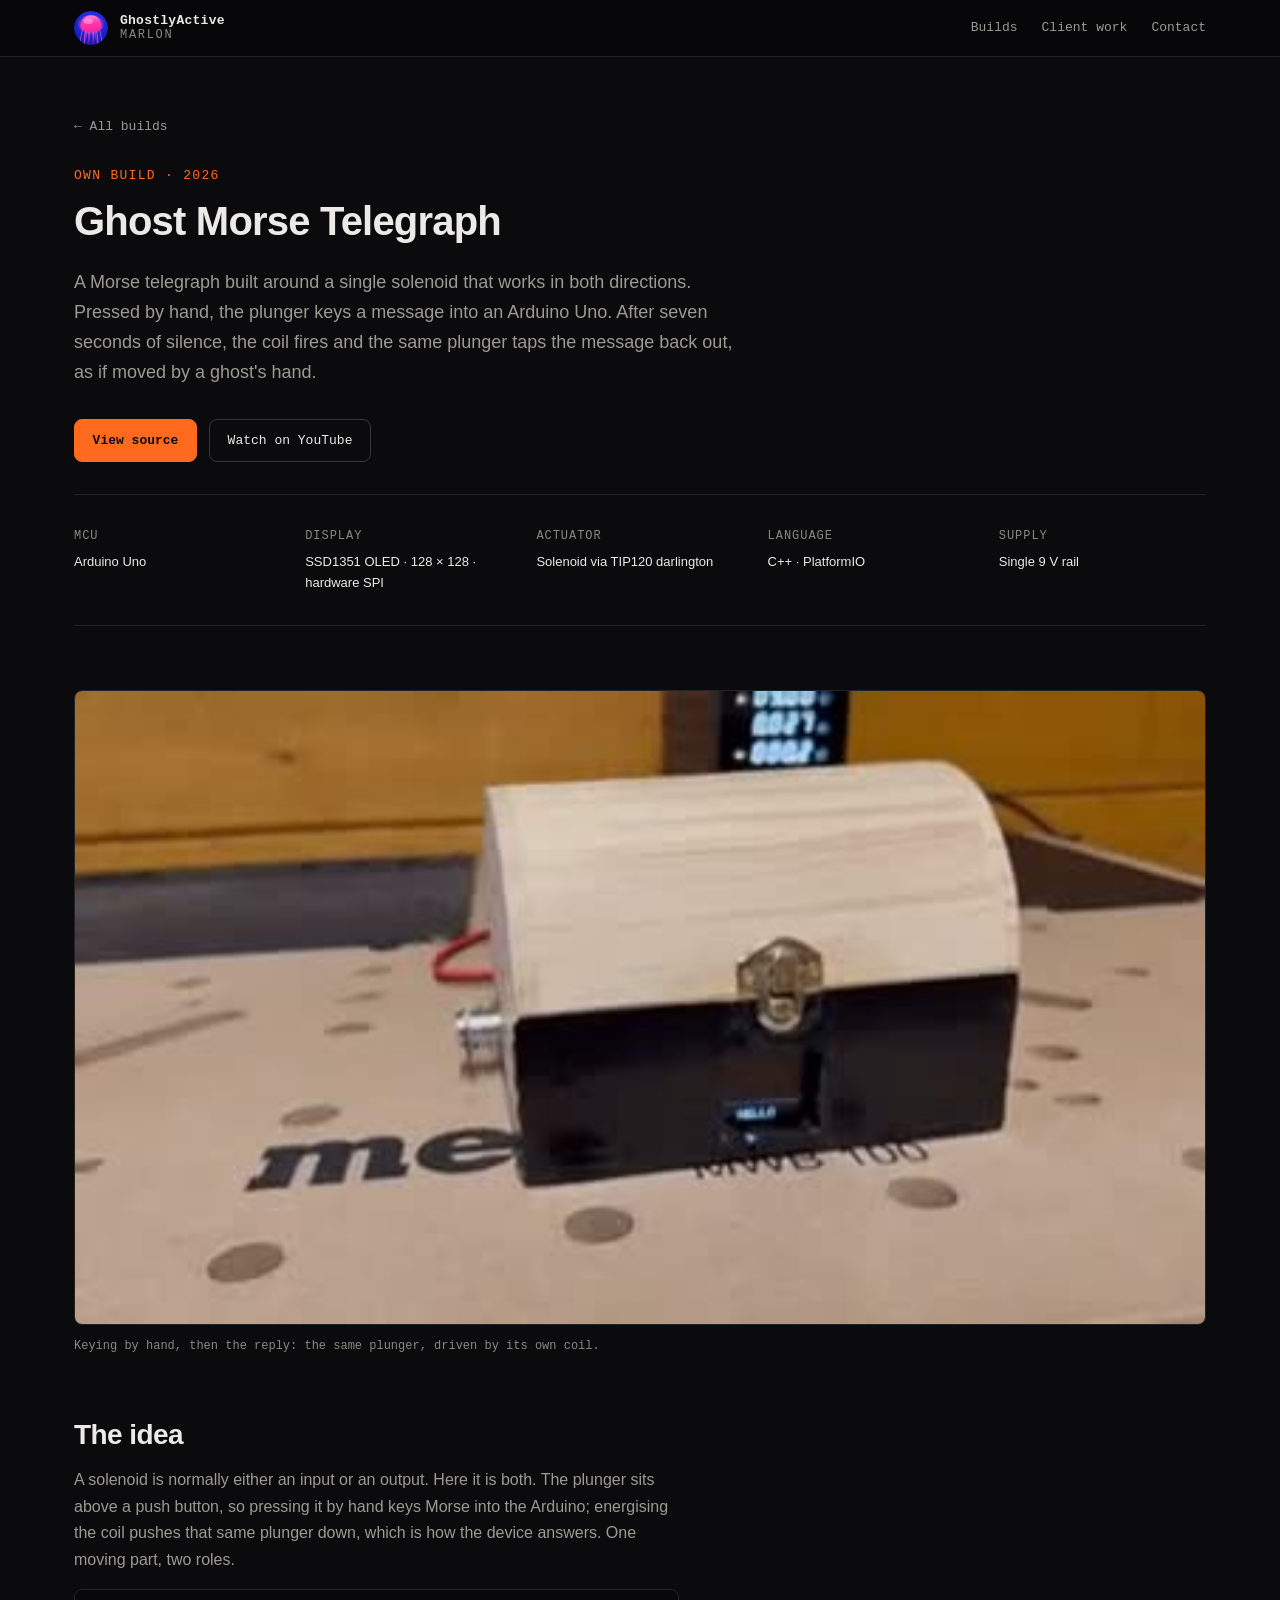
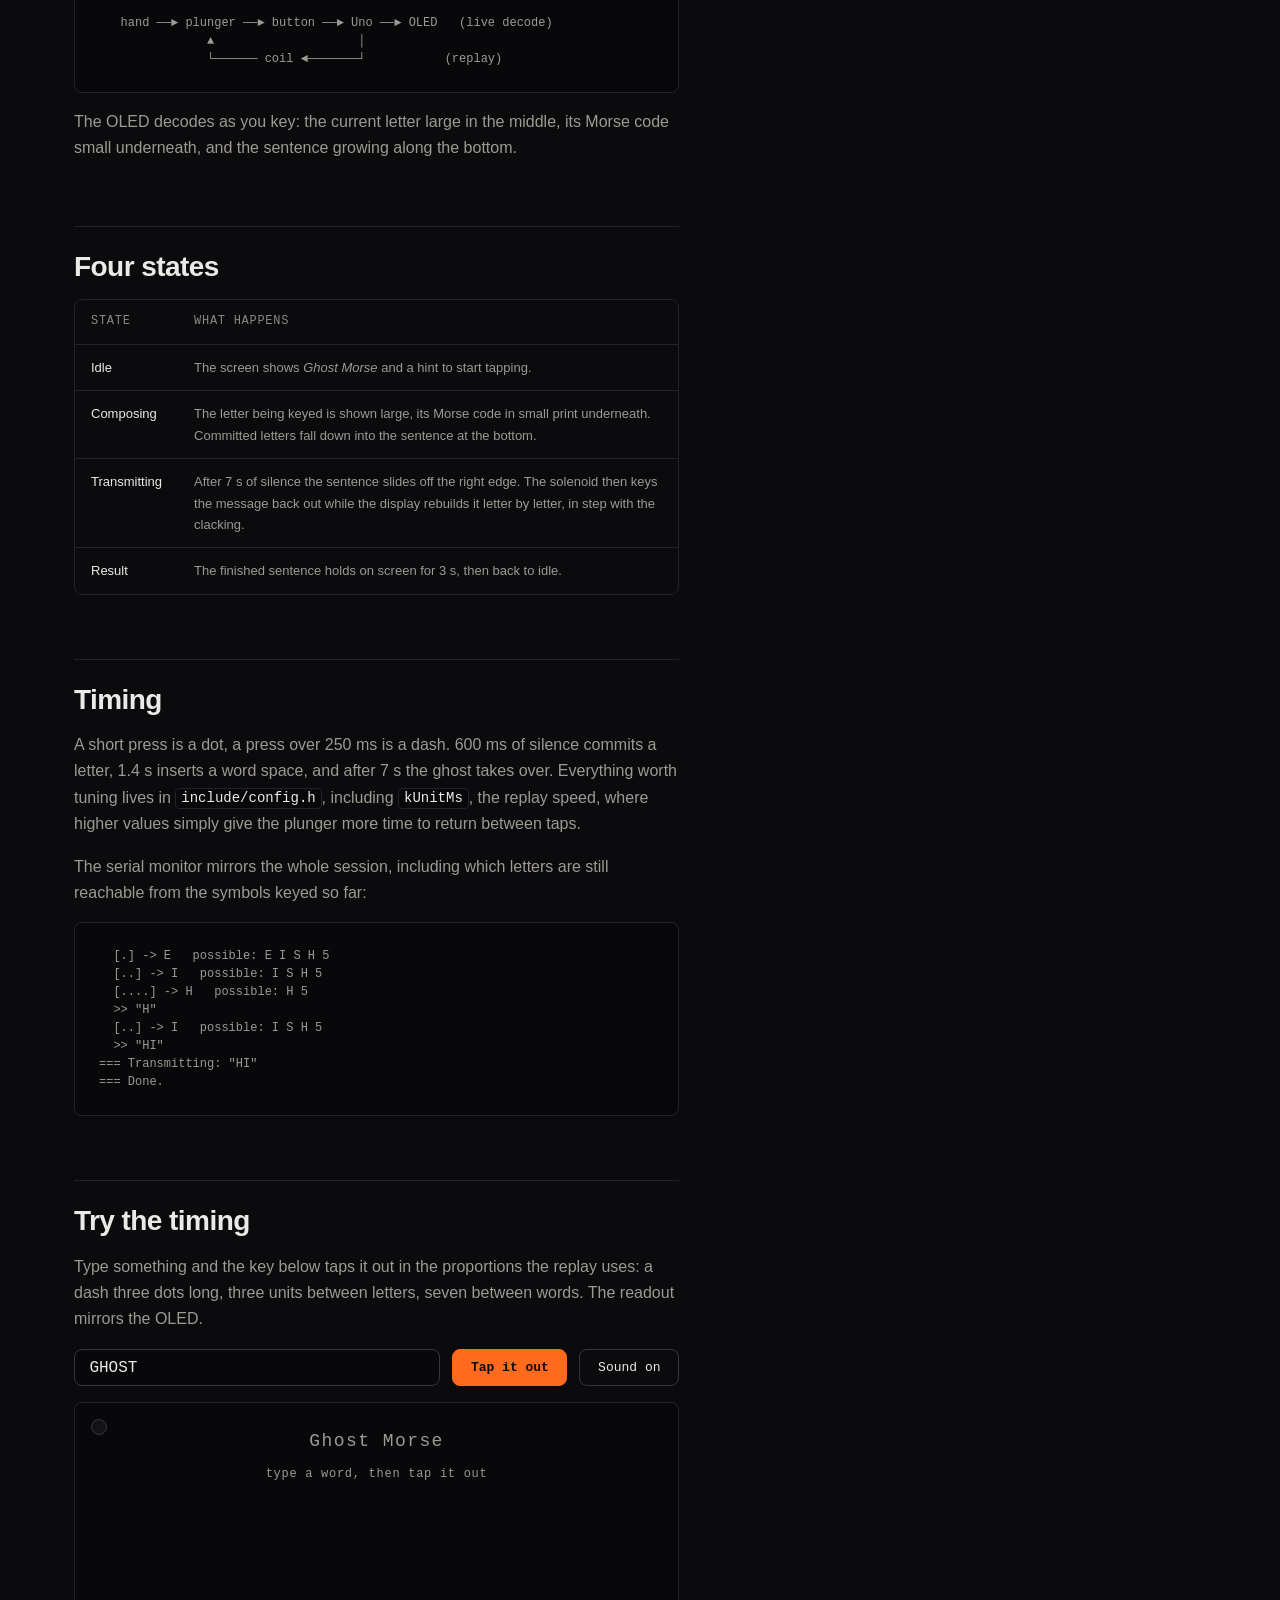
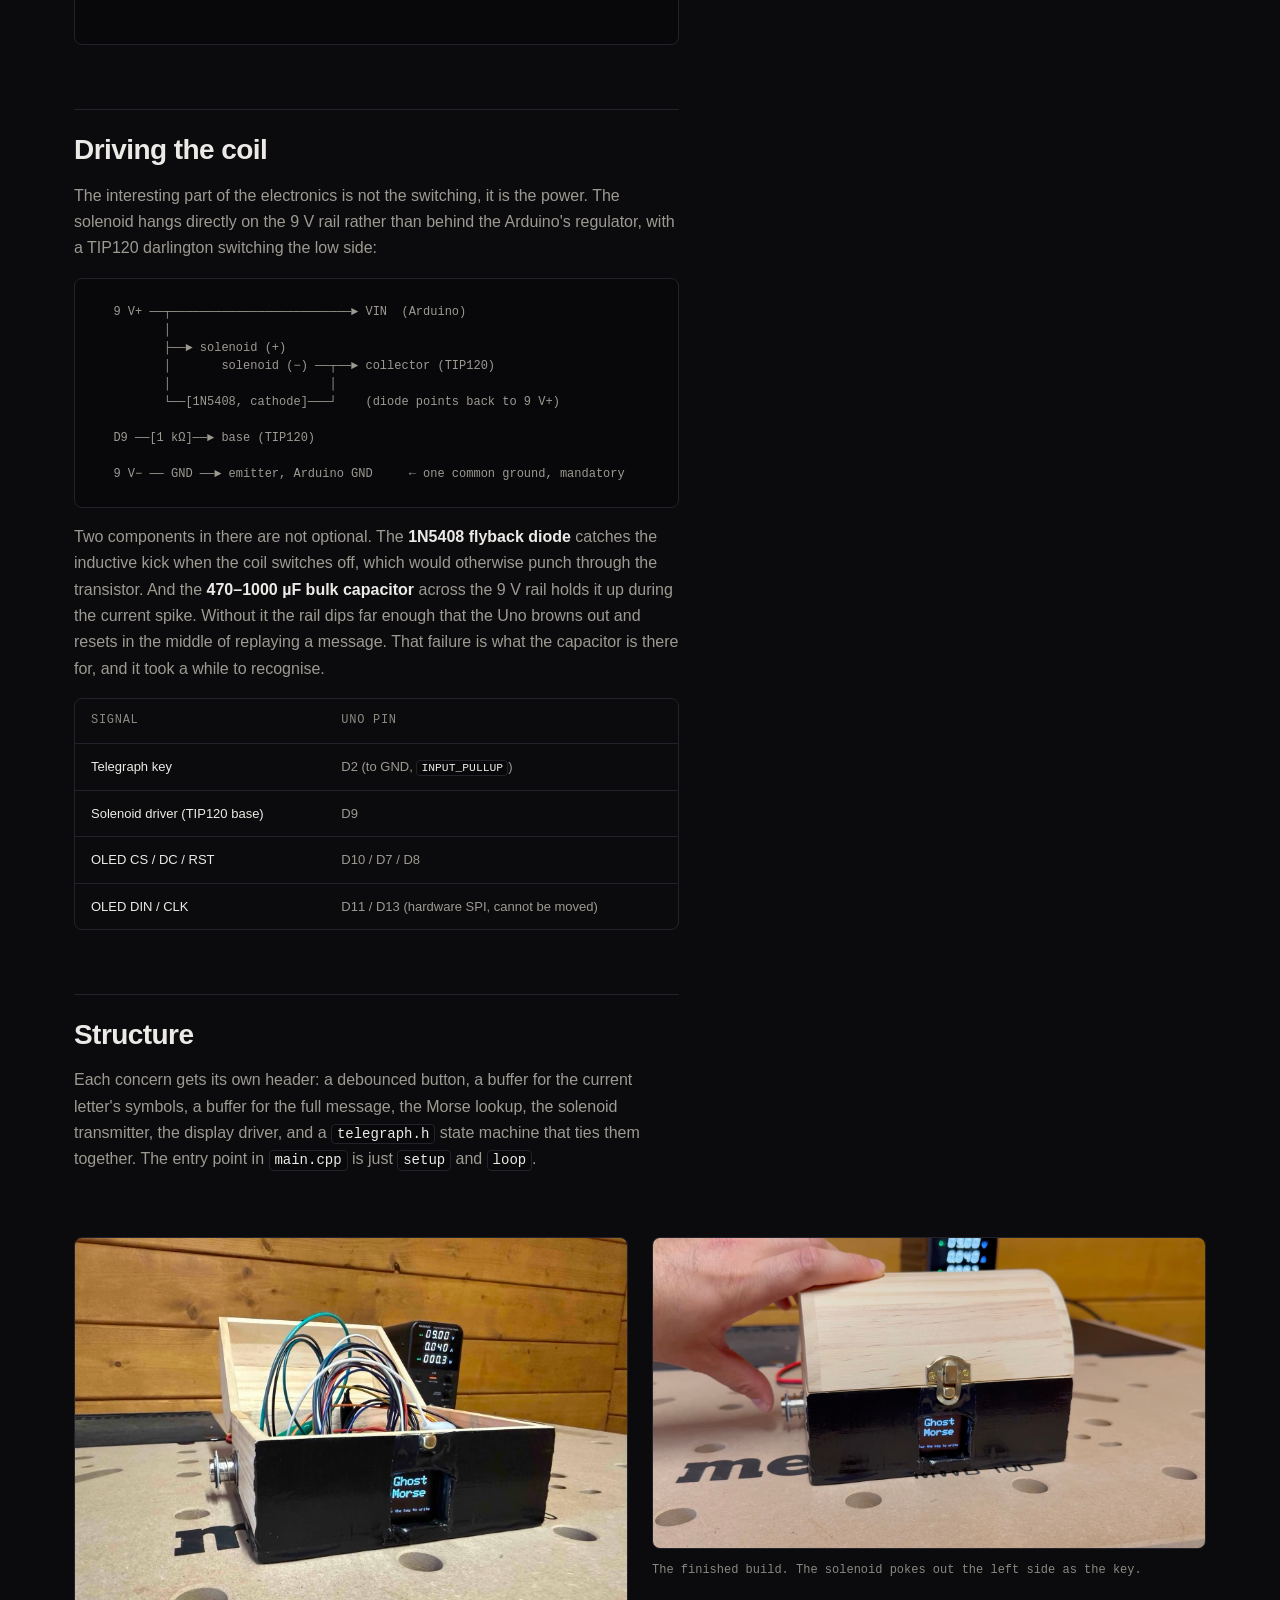
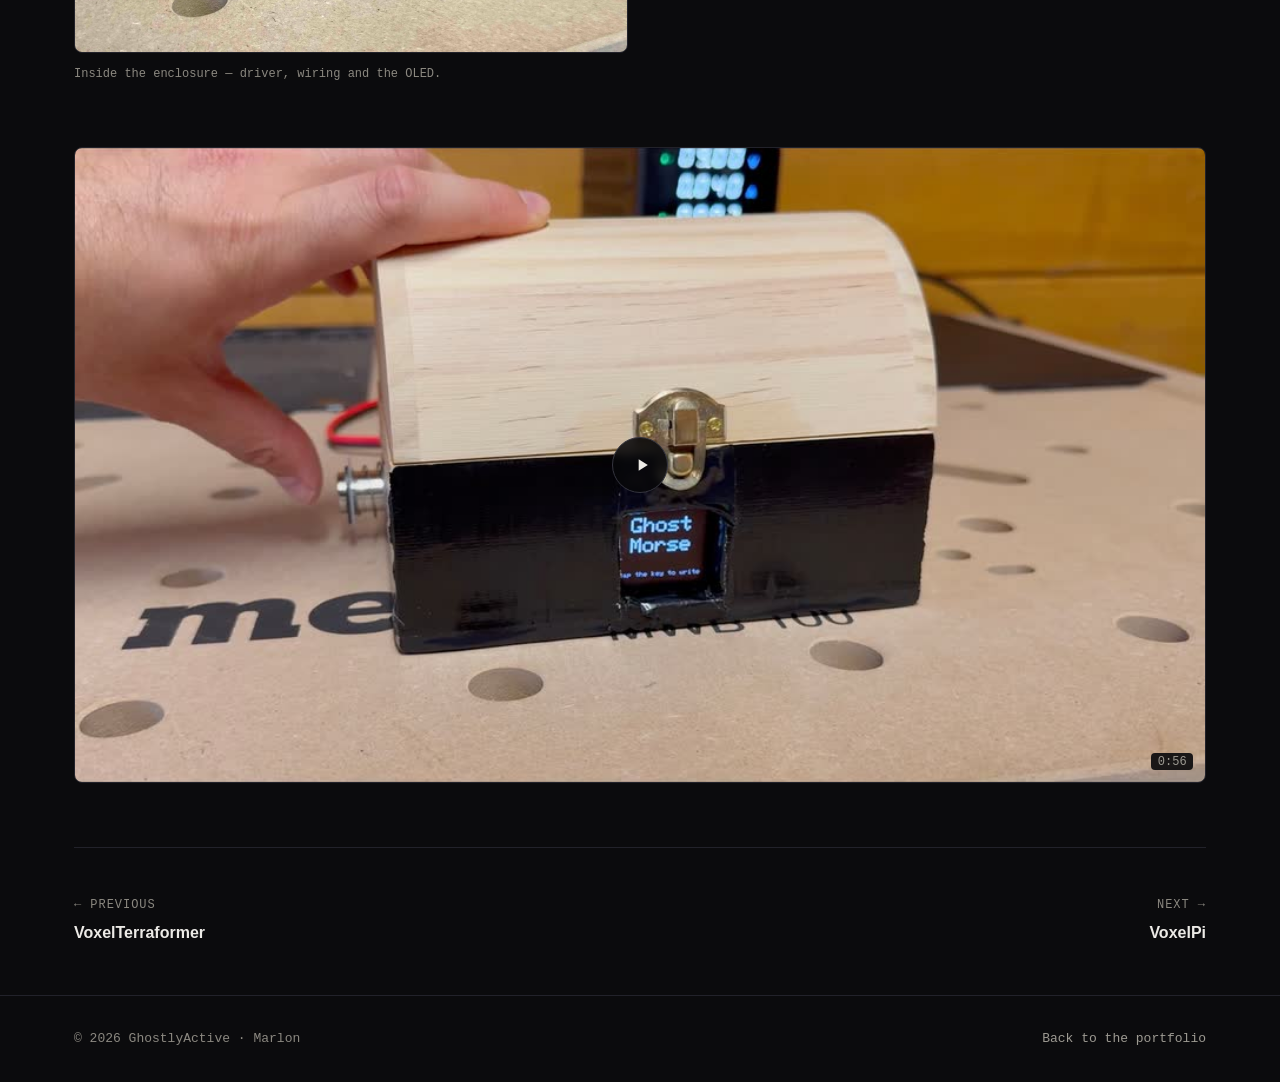
<file: projects/ghost-morse-telegraph.html>
<!DOCTYPE html>
<html lang="en">
<head>
<meta charset="UTF-8">
<meta name="viewport" content="width=device-width, initial-scale=1">
<title>Ghost Morse Telegraph — GhostlyActive</title>
<meta name="description" content="A Morse telegraph built around a single bidirectional solenoid: key a message in by hand, and after seven seconds of silence the same coil taps it back out.">
<meta name="color-scheme" content="dark">
<meta name="theme-color" content="#0b0b0d">

<!-- Link previews: absolute URLs only. Every other path on this site is
     relative so it works from any sub-path, but a scraper resolves these
     against nothing and half of them drop a relative image silently. -->
<meta property="og:type" content="article">
<meta property="og:url" content="https://ghostlyactive.github.io/projects/ghost-morse-telegraph.html">
<meta property="og:title" content="Ghost Morse Telegraph — GhostlyActive">
<meta property="og:description" content="A Morse telegraph built around a single bidirectional solenoid: key a message in by hand, and after seven seconds of silence the same coil taps it back out.">
<meta property="og:image" content="https://ghostlyactive.github.io/assets/img/projects/ghost-morse-telegraph-build.jpg">
<meta property="og:image:width" content="1600">
<meta property="og:image:height" content="900">
<meta name="twitter:card" content="summary_large_image">

<link rel="icon" href="../assets/logo.svg" type="image/svg+xml">
<link rel="icon" href="../assets/favicon-32.png" sizes="32x32" type="image/png">
<link rel="apple-touch-icon" href="../assets/apple-touch-icon.png" sizes="180x180">
<meta name="apple-mobile-web-app-title" content="GhostlyActive">
<link rel="stylesheet" href="../assets/css/tokens.css">
<link rel="stylesheet" href="../assets/css/base.css">
<link rel="stylesheet" href="../assets/css/site.css">
<link rel="stylesheet" href="../assets/css/project.css">

<!-- Reveal-on-scroll starts hidden, so the flag has to land before first paint;
     without JS the class never appears and everything stays visible. -->
<script>document.documentElement.classList.add("js")</script>
</head>
<body>

<a class="skip-link" href="#main">Skip to content</a>

<svg class="visually-hidden" aria-hidden="true" focusable="false">
  <symbol id="i-play" viewBox="0 0 24 24"><path d="M8 5v14l11-7z"/></symbol>
</svg>

<nav class="site-nav">
  <div class="shell site-nav__inner">
    <a class="site-nav__brand" href="../index.html">
      <img class="site-nav__logo" src="../assets/logo.svg" alt="" width="34" height="34">
      <span class="site-nav__names">
        <span class="site-nav__name">GhostlyActive</span>
        <span class="site-nav__sub">Marlon</span>
      </span>
    </a>
    <ul class="site-nav__links">
      <li><a href="../index.html#builds">Builds</a></li>
      <li><a href="../index.html#studio"><span class="label-long">Client work</span><span class="label-short">Work</span></a></li>
      <li><a href="../index.html#contact">Contact</a></li>
    </ul>
  </div>
</nav>

<main id="main">
  <div class="shell">

    <header class="project-header">
      <a class="back-link" href="../index.html#builds">← All builds</a>
      <p class="project-header__kicker">Own build · 2026</p>
      <h1>Ghost Morse Telegraph</h1>
      <p class="project-header__lede">
        A Morse telegraph built around a single solenoid that works in both directions. Pressed by
        hand, the plunger keys a message into an Arduino Uno. After seven seconds of silence, the
        coil fires and the same plunger taps the message back out, as if moved by a ghost's hand.
      </p>
      <div class="project-header__actions">
        <a class="btn btn--primary" href="https://github.com/GhostlyActive/Ghost-Morse-Telegraph" rel="noopener">View source</a>
        <a class="btn" href="https://www.youtube.com/watch?v=MOnRhFvCphw" rel="noopener">Watch on YouTube</a>
      </div>
    </header>

    <dl class="specs reveal">
      <div><dt>MCU</dt><dd>Arduino Uno</dd></div>
      <div><dt>Display</dt><dd>SSD1351 OLED · 128 × 128 · hardware SPI</dd></div>
      <div><dt>Actuator</dt><dd>Solenoid via TIP120 darlington</dd></div>
      <div><dt>Language</dt><dd>C++ · PlatformIO</dd></div>
      <div><dt>Supply</dt><dd>Single 9 V rail</dd></div>
    </dl>

    <div class="media-block reveal">
      <figure class="figure">
        <video src="../assets/img/projects/ghost-morse-telegraph-loop.mp4"
               poster="../assets/img/projects/ghost-morse-telegraph-loop.jpg"
               width="400" height="224"
               autoplay muted loop playsinline preload="metadata"
               aria-label="The telegraph keying a message and replaying it on the solenoid"></video>
        <figcaption>Keying by hand, then the reply: the same plunger, driven by its own coil.</figcaption>
      </figure>
    </div>

    <div class="prose">

      <h2>The idea</h2>
      <p>
        A solenoid is normally either an input or an output. Here it is both. The plunger sits above
        a push button, so pressing it by hand keys Morse into the Arduino; energising the coil pushes
        that same plunger down, which is how the device answers. One moving part, two roles.
      </p>

      <div class="diagram">
<pre>   hand ──► plunger ──► button ──► Uno ──► OLED   (live decode)
               ▲                    │
               └────── coil ◄───────┘           (replay)</pre>
      </div>

      <p>
        The OLED decodes as you key: the current letter large in the middle, its Morse code small
        underneath, and the sentence growing along the bottom.
      </p>

      <h2>Four states</h2>
      <div class="data-table">
        <table>
          <caption class="visually-hidden">The firmware state machine</caption>
          <thead>
            <tr><th scope="col">State</th><th scope="col">What happens</th></tr>
          </thead>
          <tbody>
            <tr><td>Idle</td><td>The screen shows <em>Ghost Morse</em> and a hint to start tapping.</td></tr>
            <tr><td>Composing</td><td>The letter being keyed is shown large, its Morse code in small print underneath. Committed letters fall down into the sentence at the bottom.</td></tr>
            <tr><td>Transmitting</td><td>After 7 s of silence the sentence slides off the right edge. The solenoid then keys the message back out while the display rebuilds it letter by letter, in step with the clacking.</td></tr>
            <tr><td>Result</td><td>The finished sentence holds on screen for 3 s, then back to idle.</td></tr>
          </tbody>
        </table>
      </div>

      <h2>Timing</h2>
      <p>
        A short press is a dot, a press over 250 ms is a dash. 600 ms of silence commits a letter,
        1.4 s inserts a word space, and after 7 s the ghost takes over. Everything worth tuning lives
        in <code>include/config.h</code>, including <code>kUnitMs</code>, the replay speed, where
        higher values simply give the plunger more time to return between taps.
      </p>
      <p>
        The serial monitor mirrors the whole session, including which letters are still reachable
        from the symbols keyed so far:
      </p>

      <div class="diagram">
<pre>  [.] -&gt; E   possible: E I S H 5
  [..] -&gt; I   possible: I S H 5
  [....] -&gt; H   possible: H 5
  &gt;&gt; "H"
  [..] -&gt; I   possible: I S H 5
  &gt;&gt; "HI"
=== Transmitting: "HI"
=== Done.</pre>
      </div>

      <h2>Try the timing</h2>
      <p>
        Type something and the key below taps it out in the proportions the replay uses: a dash
        three dots long, three units between letters, seven between words. The readout mirrors
        the OLED.
      </p>
      <div class="morse" data-morse>
        <form class="morse__form">
          <label class="visually-hidden" for="morse-text">Text to key out</label>
          <input class="morse__input" id="morse-text" type="text" value="GHOST" maxlength="32" autocomplete="off" spellcheck="false">
          <button class="btn btn--primary" type="submit">Tap it out</button>
          <button class="btn" type="button" data-sound aria-pressed="true">Sound on</button>
        </form>
        <div class="morse__screen">
          <span class="morse__key" aria-hidden="true"></span>
          <p class="morse__idle" aria-hidden="true">Ghost Morse<span>type a word, then tap it out</span></p>
          <output class="morse__letter" data-letter aria-hidden="true"></output>
          <output class="morse__code" data-code aria-hidden="true"></output>
          <output class="morse__sentence" data-sentence aria-live="polite"></output>
        </div>
      </div>

      <h2>Driving the coil</h2>
      <p>
        The interesting part of the electronics is not the switching, it is the power. The solenoid
        hangs directly on the 9 V rail rather than behind the Arduino's regulator, with a TIP120
        darlington switching the low side:
      </p>

      <div class="diagram">
<pre>  9 V+ ──┬─────────────────────────► VIN  (Arduino)
         │
         ├──► solenoid (+)
         │       solenoid (−) ──┬──► collector (TIP120)
         │                      │
         └──[1N5408, cathode]───┘    (diode points back to 9 V+)

  D9 ──[1 kΩ]──► base (TIP120)

  9 V− ── GND ──► emitter, Arduino GND     ← one common ground, mandatory</pre>
      </div>

      <p>
        Two components in there are not optional. The <strong>1N5408 flyback diode</strong> catches
        the inductive kick when the coil switches off, which would otherwise punch through the
        transistor. And the <strong>470–1000 µF bulk capacitor</strong> across the 9 V rail holds it
        up during the current spike. Without it the rail dips far enough that the Uno browns out and
        resets in the middle of replaying a message. That failure is what the capacitor is there for,
        and it took a while to recognise.
      </p>

      <div class="data-table">
        <table>
          <caption class="visually-hidden">Pin map</caption>
          <thead>
            <tr><th scope="col">Signal</th><th scope="col">Uno pin</th></tr>
          </thead>
          <tbody>
            <tr><td>Telegraph key</td><td>D2 (to GND, <code>INPUT_PULLUP</code>)</td></tr>
            <tr><td>Solenoid driver (TIP120 base)</td><td>D9</td></tr>
            <tr><td>OLED CS / DC / RST</td><td>D10 / D7 / D8</td></tr>
            <tr><td>OLED DIN / CLK</td><td>D11 / D13 (hardware SPI, cannot be moved)</td></tr>
          </tbody>
        </table>
      </div>

      <h2>Structure</h2>
      <p>
        Each concern gets its own header: a debounced button, a buffer for the current letter's
        symbols, a buffer for the full message, the Morse lookup, the solenoid transmitter, the
        display driver, and a <code>telegraph.h</code> state machine that ties them together. The
        entry point in <code>main.cpp</code> is just <code>setup</code> and <code>loop</code>.
      </p>

    </div>

    <div class="media-block media-block--wide reveal">
      <div class="gallery">
        <figure class="figure">
          <img src="../assets/img/projects/ghost-morse-telegraph-inside.jpg" width="800" height="600" alt="Inside the enclosure: wiring, transistor and the OLED module" loading="lazy" decoding="async">
          <figcaption>Inside the enclosure — driver, wiring and the OLED.</figcaption>
        </figure>
        <figure class="figure">
          <img src="../assets/img/projects/ghost-morse-telegraph-build.jpg" width="1600" height="900" alt="The finished telegraph in a small wooden box with a brass latch" loading="lazy" decoding="async">
          <figcaption>The finished build. The solenoid pokes out the left side as the key.</figcaption>
        </figure>
      </div>
    </div>

    <div class="media-block reveal">
      <h2 class="visually-hidden">Video</h2>
      <button class="video" type="button" data-video-id="MOnRhFvCphw" data-video-title="Morse Telegraph on Arduino">
        <img src="../assets/img/video/MOnRhFvCphw.jpg" width="960" height="540" alt="The Ghost Morse Telegraph being keyed by hand" loading="lazy" decoding="async">
        <span class="video__play"><svg aria-hidden="true"><use href="#i-play"></use></svg></span>
        <span class="video__duration">0:56</span>
        <span class="visually-hidden">Play video: Morse Telegraph on Arduino</span>
      </button>
    </div>

    <nav class="pager reveal" aria-label="More projects">
      <a href="voxel-terraformer.html"><span>← Previous</span><strong>VoxelTerraformer</strong></a>
      <a href="voxel-pi.html"><span>Next →</span><strong>VoxelPi</strong></a>
    </nav>

  </div>
</main>

<footer class="site-footer">
  <div class="shell site-footer__inner">
    <span>© 2026 GhostlyActive · Marlon</span>
    <span><a href="../index.html">Back to the portfolio</a></span>
  </div>
</footer>

<script src="../assets/js/video.js" defer></script>
<script src="../assets/js/lightbox.js" defer></script>
<script src="../assets/js/reveal.js" defer></script>
<script src="../assets/js/morse.js" defer></script>
</body>
</html>
</file>
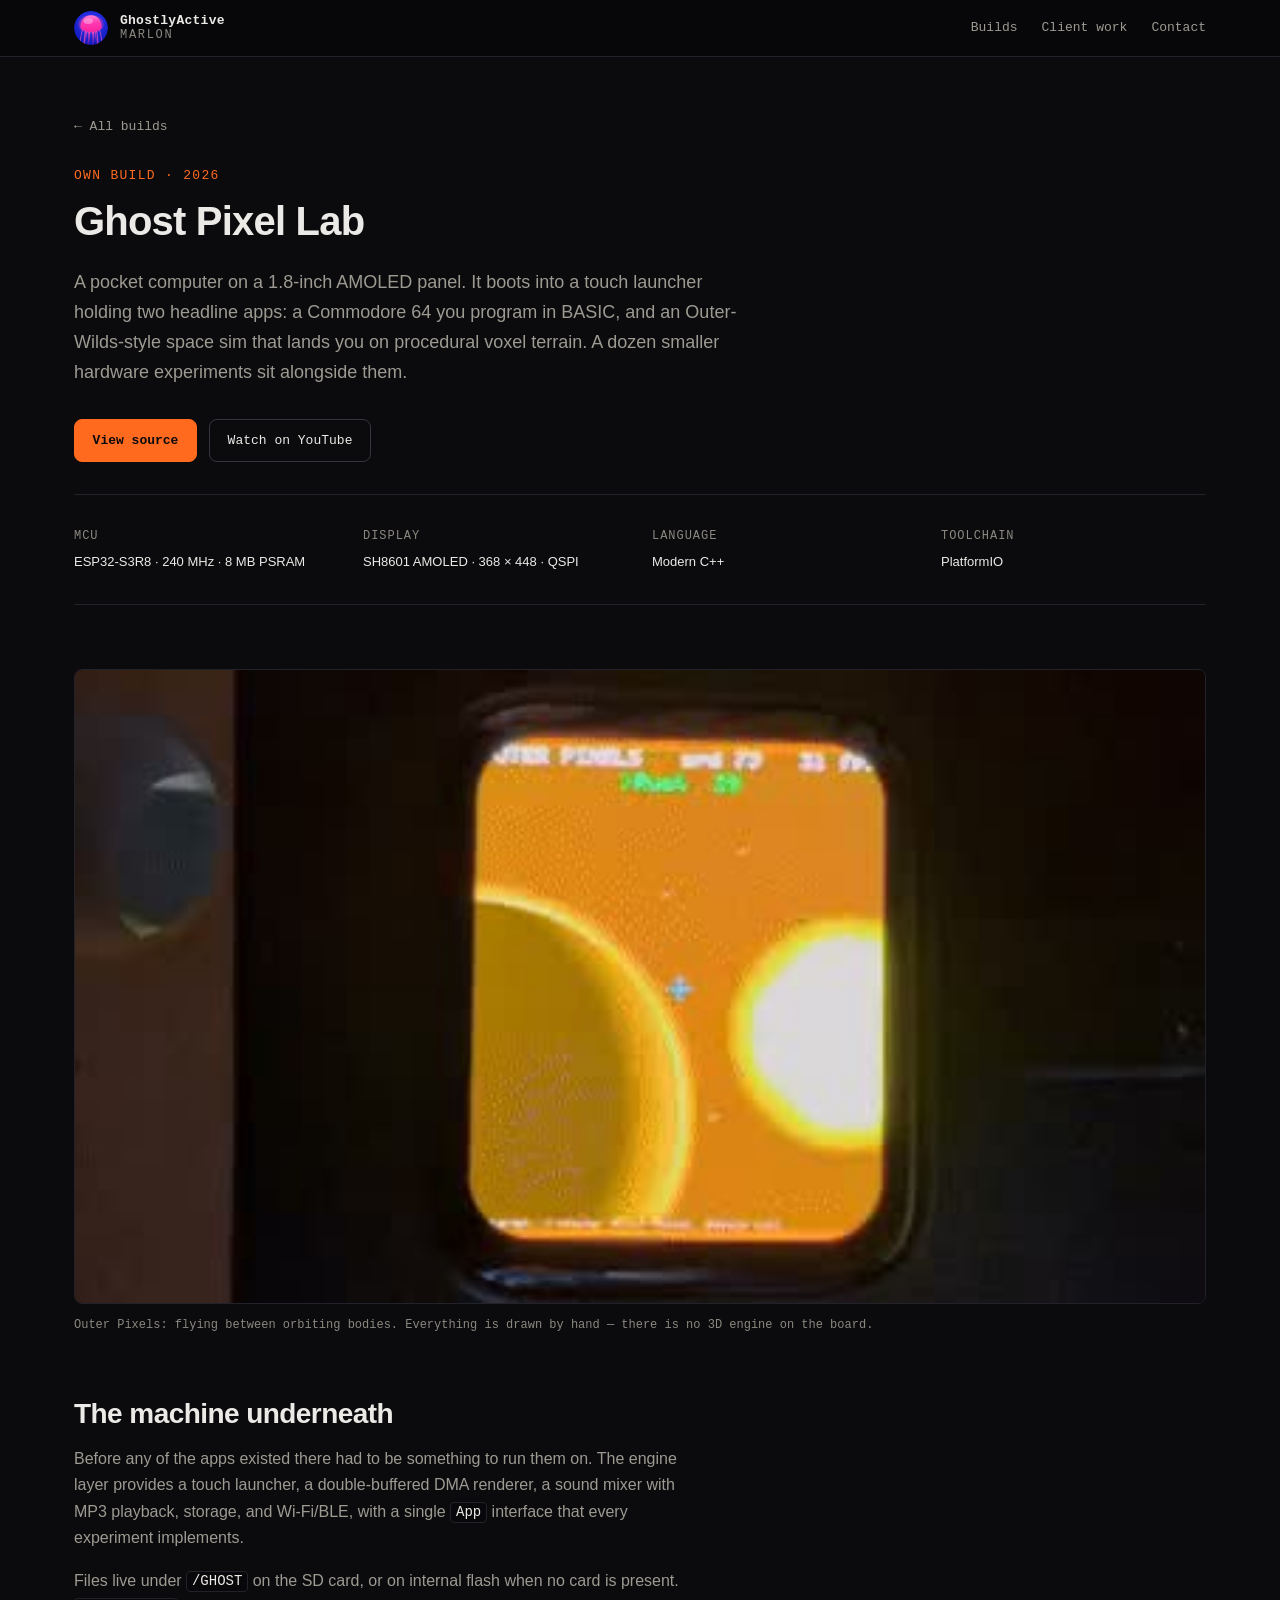
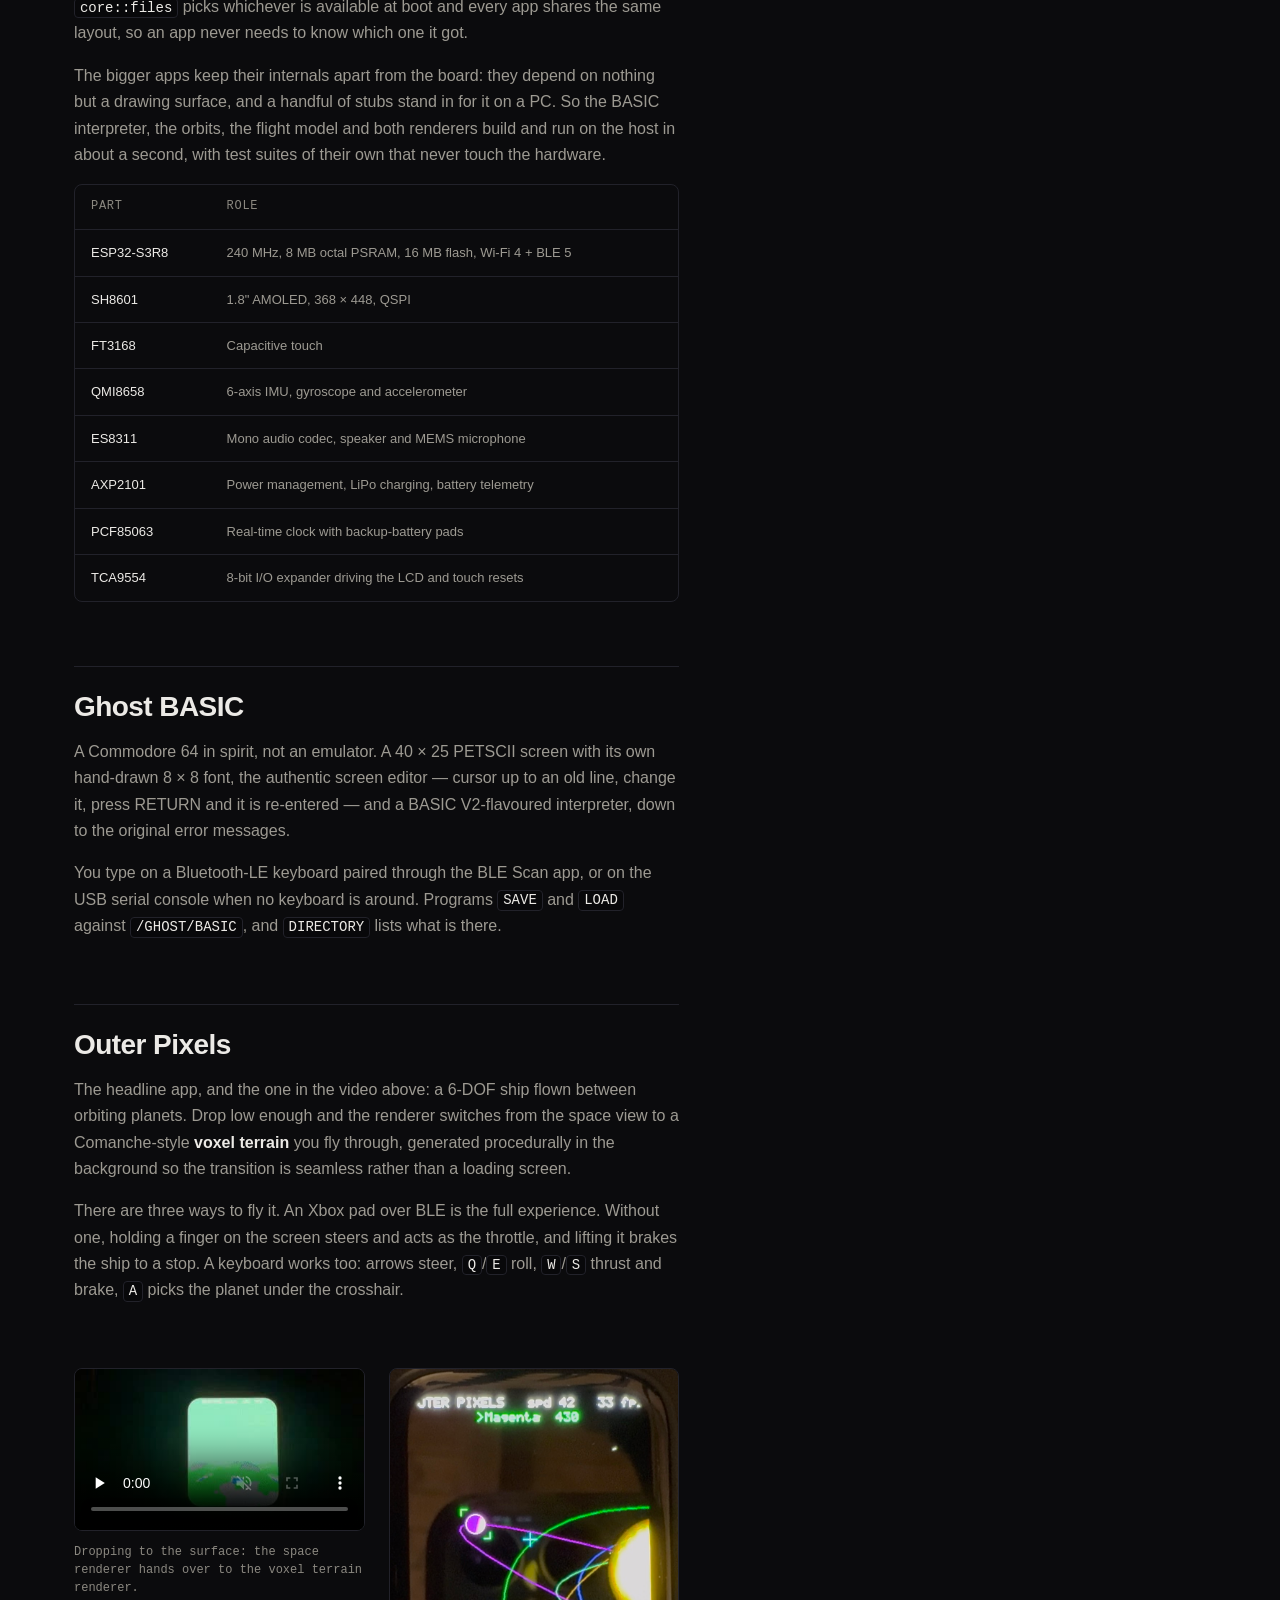
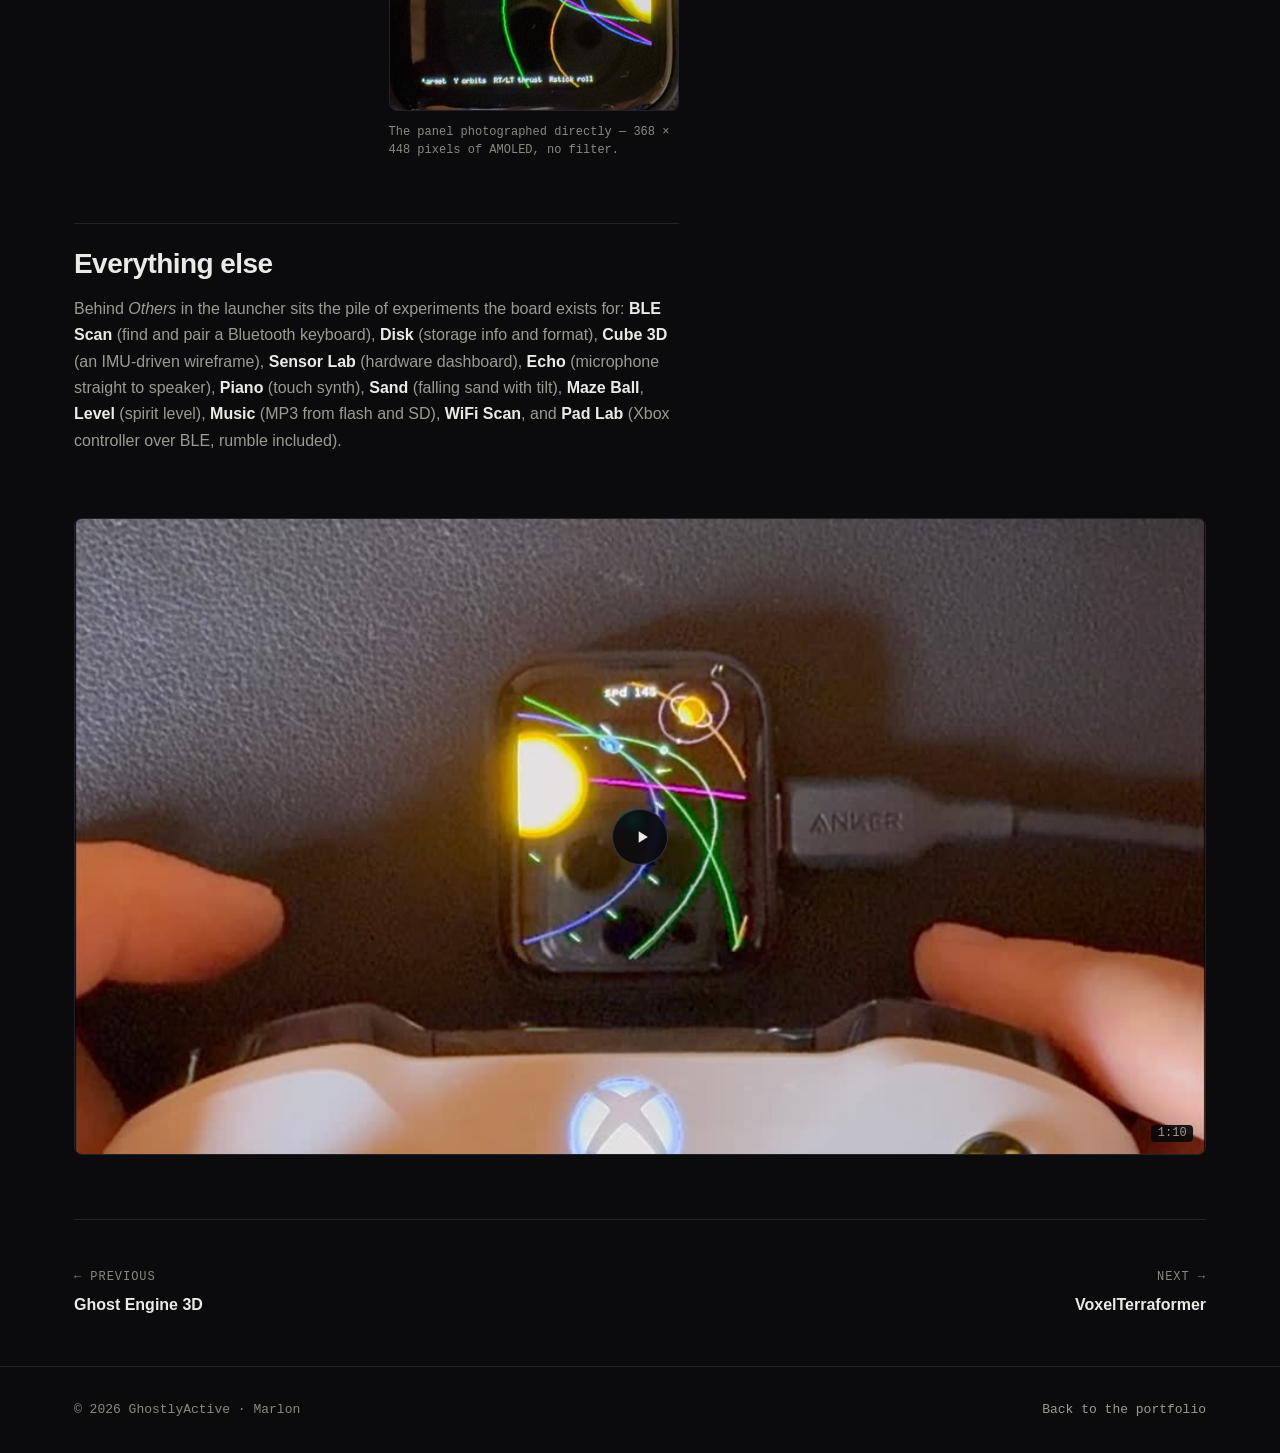
<file: projects/ghost-pixel-lab.html>
<!DOCTYPE html>
<html lang="en">
<head>
<meta charset="UTF-8">
<meta name="viewport" content="width=device-width, initial-scale=1">
<title>Ghost Pixel Lab — GhostlyActive</title>
<meta name="description" content="A pocket AMOLED computer on the ESP32-S3: a Commodore 64 you program in BASIC, an Outer-Wilds-style space sim with voxel terrain, and a dozen hardware experiments.">
<meta name="color-scheme" content="dark">
<meta name="theme-color" content="#0b0b0d">

<!-- Link previews: absolute URLs only. Every other path on this site is
     relative so it works from any sub-path, but a scraper resolves these
     against nothing and half of them drop a relative image silently. -->
<meta property="og:type" content="article">
<meta property="og:url" content="https://ghostlyactive.github.io/projects/ghost-pixel-lab.html">
<meta property="og:title" content="Ghost Pixel Lab — GhostlyActive">
<meta property="og:description" content="A pocket AMOLED computer on the ESP32-S3: a Commodore 64 you program in BASIC, an Outer-Wilds-style space sim with voxel terrain, and a dozen hardware experiments.">
<meta property="og:image" content="https://ghostlyactive.github.io/assets/img/video/ePTqaHAo_ig.jpg">
<meta property="og:image:width" content="960">
<meta property="og:image:height" content="540">
<meta name="twitter:card" content="summary_large_image">

<link rel="icon" href="../assets/logo.svg" type="image/svg+xml">
<link rel="icon" href="../assets/favicon-32.png" sizes="32x32" type="image/png">
<link rel="apple-touch-icon" href="../assets/apple-touch-icon.png" sizes="180x180">
<meta name="apple-mobile-web-app-title" content="GhostlyActive">
<link rel="stylesheet" href="../assets/css/tokens.css">
<link rel="stylesheet" href="../assets/css/base.css">
<link rel="stylesheet" href="../assets/css/site.css">
<link rel="stylesheet" href="../assets/css/project.css">

<!-- Reveal-on-scroll starts hidden, so the flag has to land before first paint;
     without JS the class never appears and everything stays visible. -->
<script>document.documentElement.classList.add("js")</script>
</head>
<body>

<a class="skip-link" href="#main">Skip to content</a>

<svg class="visually-hidden" aria-hidden="true" focusable="false">
  <symbol id="i-play" viewBox="0 0 24 24"><path d="M8 5v14l11-7z"/></symbol>
</svg>

<nav class="site-nav">
  <div class="shell site-nav__inner">
    <a class="site-nav__brand" href="../index.html">
      <img class="site-nav__logo" src="../assets/logo.svg" alt="" width="34" height="34">
      <span class="site-nav__names">
        <span class="site-nav__name">GhostlyActive</span>
        <span class="site-nav__sub">Marlon</span>
      </span>
    </a>
    <ul class="site-nav__links">
      <li><a href="../index.html#builds">Builds</a></li>
      <li><a href="../index.html#studio"><span class="label-long">Client work</span><span class="label-short">Work</span></a></li>
      <li><a href="../index.html#contact">Contact</a></li>
    </ul>
  </div>
</nav>

<main id="main">
  <div class="shell">

    <header class="project-header">
      <a class="back-link" href="../index.html#builds">← All builds</a>
      <p class="project-header__kicker">Own build · 2026</p>
      <h1>Ghost Pixel Lab</h1>
      <p class="project-header__lede">
        A pocket computer on a 1.8-inch AMOLED panel. It boots into a touch launcher holding two
        headline apps: a Commodore 64 you program in BASIC, and an Outer-Wilds-style space sim
        that lands you on procedural voxel terrain. A dozen smaller hardware experiments sit
        alongside them.
      </p>
      <div class="project-header__actions">
        <a class="btn btn--primary" href="https://github.com/GhostlyActive/Ghost-Pixel-Lab" rel="noopener">View source</a>
        <a class="btn" href="https://www.youtube.com/watch?v=ePTqaHAo_ig" rel="noopener">Watch on YouTube</a>
      </div>
    </header>

    <dl class="specs reveal">
      <div><dt>MCU</dt><dd>ESP32-S3R8 · 240 MHz · 8 MB PSRAM</dd></div>
      <div><dt>Display</dt><dd>SH8601 AMOLED · 368 × 448 · QSPI</dd></div>
      <div><dt>Language</dt><dd>Modern C++</dd></div>
      <div><dt>Toolchain</dt><dd>PlatformIO</dd></div>
    </dl>

    <div class="media-block reveal">
      <figure class="figure">
        <video src="../assets/img/projects/ghost-pixel-lab-flight.mp4"
               poster="../assets/img/projects/ghost-pixel-lab-flight.jpg"
               width="400" height="224"
               autoplay muted loop playsinline preload="metadata"
               aria-label="Flying the ship between orbiting planets in Outer Pixels"></video>
        <figcaption>Outer Pixels: flying between orbiting bodies. Everything is drawn by hand — there is no 3D engine on the board.</figcaption>
      </figure>
    </div>

    <div class="prose">

      <h2>The machine underneath</h2>
      <p>
        Before any of the apps existed there had to be something to run them on. The engine layer
        provides a touch launcher, a double-buffered DMA renderer, a sound mixer with MP3 playback,
        storage, and Wi-Fi/BLE, with a single <code>App</code> interface that every experiment
        implements.
      </p>
      <p>
        Files live under <code>/GHOST</code> on the SD card, or on internal flash when no card is
        present. <code>core::files</code> picks whichever is available at boot and every app shares
        the same layout, so an app never needs to know which one it got.
      </p>
      <p>
        The bigger apps keep their internals apart from the board: they depend on nothing but a
        drawing surface, and a handful of stubs stand in for it on a PC. So the BASIC interpreter,
        the orbits, the flight model and both renderers build and run on the host in about a
        second, with test suites of their own that never touch the hardware.
      </p>

      <div class="data-table">
        <table>
          <caption class="visually-hidden">Hardware on the Waveshare ESP32-S3-Touch-AMOLED-1.8 board</caption>
          <thead>
            <tr><th scope="col">Part</th><th scope="col">Role</th></tr>
          </thead>
          <tbody>
            <tr><td>ESP32-S3R8</td><td>240 MHz, 8 MB octal PSRAM, 16 MB flash, Wi-Fi 4 + BLE 5</td></tr>
            <tr><td>SH8601</td><td>1.8" AMOLED, 368 × 448, QSPI</td></tr>
            <tr><td>FT3168</td><td>Capacitive touch</td></tr>
            <tr><td>QMI8658</td><td>6-axis IMU, gyroscope and accelerometer</td></tr>
            <tr><td>ES8311</td><td>Mono audio codec, speaker and MEMS microphone</td></tr>
            <tr><td>AXP2101</td><td>Power management, LiPo charging, battery telemetry</td></tr>
            <tr><td>PCF85063</td><td>Real-time clock with backup-battery pads</td></tr>
            <tr><td>TCA9554</td><td>8-bit I/O expander driving the LCD and touch resets</td></tr>
          </tbody>
        </table>
      </div>

      <h2>Ghost BASIC</h2>
      <p>
        A Commodore 64 in spirit, not an emulator. A 40 × 25 PETSCII screen with its own hand-drawn
        8 × 8 font, the authentic screen editor — cursor up to an old line, change it, press RETURN
        and it is re-entered — and a BASIC V2-flavoured interpreter, down to the original error
        messages.
      </p>
      <p>
        You type on a Bluetooth-LE keyboard paired through the BLE Scan app, or on the USB serial
        console when no keyboard is around. Programs <code>SAVE</code> and <code>LOAD</code> against
        <code>/GHOST/BASIC</code>, and <code>DIRECTORY</code> lists what is there.
      </p>

      <h2>Outer Pixels</h2>
      <p>
        The headline app, and the one in the video above: a 6-DOF ship flown between orbiting
        planets. Drop low enough and the renderer switches from the space view to a Comanche-style
        <strong>voxel terrain</strong> you fly through, generated procedurally in the background so
        the transition is seamless rather than a loading screen.
      </p>
      <p>
        There are three ways to fly it. An Xbox pad over BLE is the full experience. Without one,
        holding a finger on the screen steers and acts as the throttle, and lifting it brakes the
        ship to a stop. A keyboard works too: arrows steer, <code>Q</code>/<code>E</code> roll,
        <code>W</code>/<code>S</code> thrust and brake, <code>A</code> picks the planet under the
        crosshair.
      </p>

      <div class="media-block media-block--wide reveal">
        <div class="gallery">
          <figure class="figure">
            <video src="../assets/img/projects/ghost-pixel-lab-terrain.mp4"
                   poster="../assets/img/projects/ghost-pixel-lab-terrain.jpg"
                   width="400" height="224"
                   muted loop playsinline preload="none" controls
                   aria-label="Flying low over procedurally generated voxel terrain"></video>
            <figcaption>Dropping to the surface: the space renderer hands over to the voxel terrain renderer.</figcaption>
          </figure>
          <figure class="figure">
            <img src="../assets/img/projects/ghost-pixel-lab-surface.jpg" width="800" height="945" alt="The AMOLED panel showing the voxel surface renderer in flight" loading="lazy" decoding="async">
            <figcaption>The panel photographed directly — 368 × 448 pixels of AMOLED, no filter.</figcaption>
          </figure>
        </div>
      </div>

      <h2>Everything else</h2>
      <p>
        Behind <em>Others</em> in the launcher sits the pile of experiments the board exists for:
        <strong>BLE Scan</strong> (find and pair a Bluetooth keyboard), <strong>Disk</strong>
        (storage info and format), <strong>Cube 3D</strong> (an IMU-driven wireframe),
        <strong>Sensor Lab</strong> (hardware dashboard), <strong>Echo</strong> (microphone straight
        to speaker), <strong>Piano</strong> (touch synth), <strong>Sand</strong> (falling sand with
        tilt), <strong>Maze Ball</strong>, <strong>Level</strong> (spirit level),
        <strong>Music</strong> (MP3 from flash and SD), <strong>WiFi Scan</strong>, and
        <strong>Pad Lab</strong> (Xbox controller over BLE, rumble included).
      </p>

    </div>

    <div class="media-block reveal">
      <h2 class="visually-hidden">Video</h2>
      <button class="video" type="button" data-video-id="ePTqaHAo_ig" data-video-title="Outer Pixels — Pocket Space Game">
        <img src="../assets/img/video/ePTqaHAo_ig.jpg" width="960" height="540" alt="Outer Pixels running on the handheld AMOLED board" loading="lazy" decoding="async">
        <span class="video__play"><svg aria-hidden="true"><use href="#i-play"></use></svg></span>
        <span class="video__duration">1:10</span>
        <span class="visually-hidden">Play video: Outer Pixels — Pocket Space Game</span>
      </button>
    </div>

    <nav class="pager reveal" aria-label="More projects">
      <a href="ghost-engine-3d.html"><span>← Previous</span><strong>Ghost Engine 3D</strong></a>
      <a href="voxel-terraformer.html"><span>Next →</span><strong>VoxelTerraformer</strong></a>
    </nav>

  </div>
</main>

<footer class="site-footer">
  <div class="shell site-footer__inner">
    <span>© 2026 GhostlyActive · Marlon</span>
    <span><a href="../index.html">Back to the portfolio</a></span>
  </div>
</footer>

<script src="../assets/js/video.js" defer></script>
<script src="../assets/js/lightbox.js" defer></script>
<script src="../assets/js/reveal.js" defer></script>
</body>
</html>
</file>
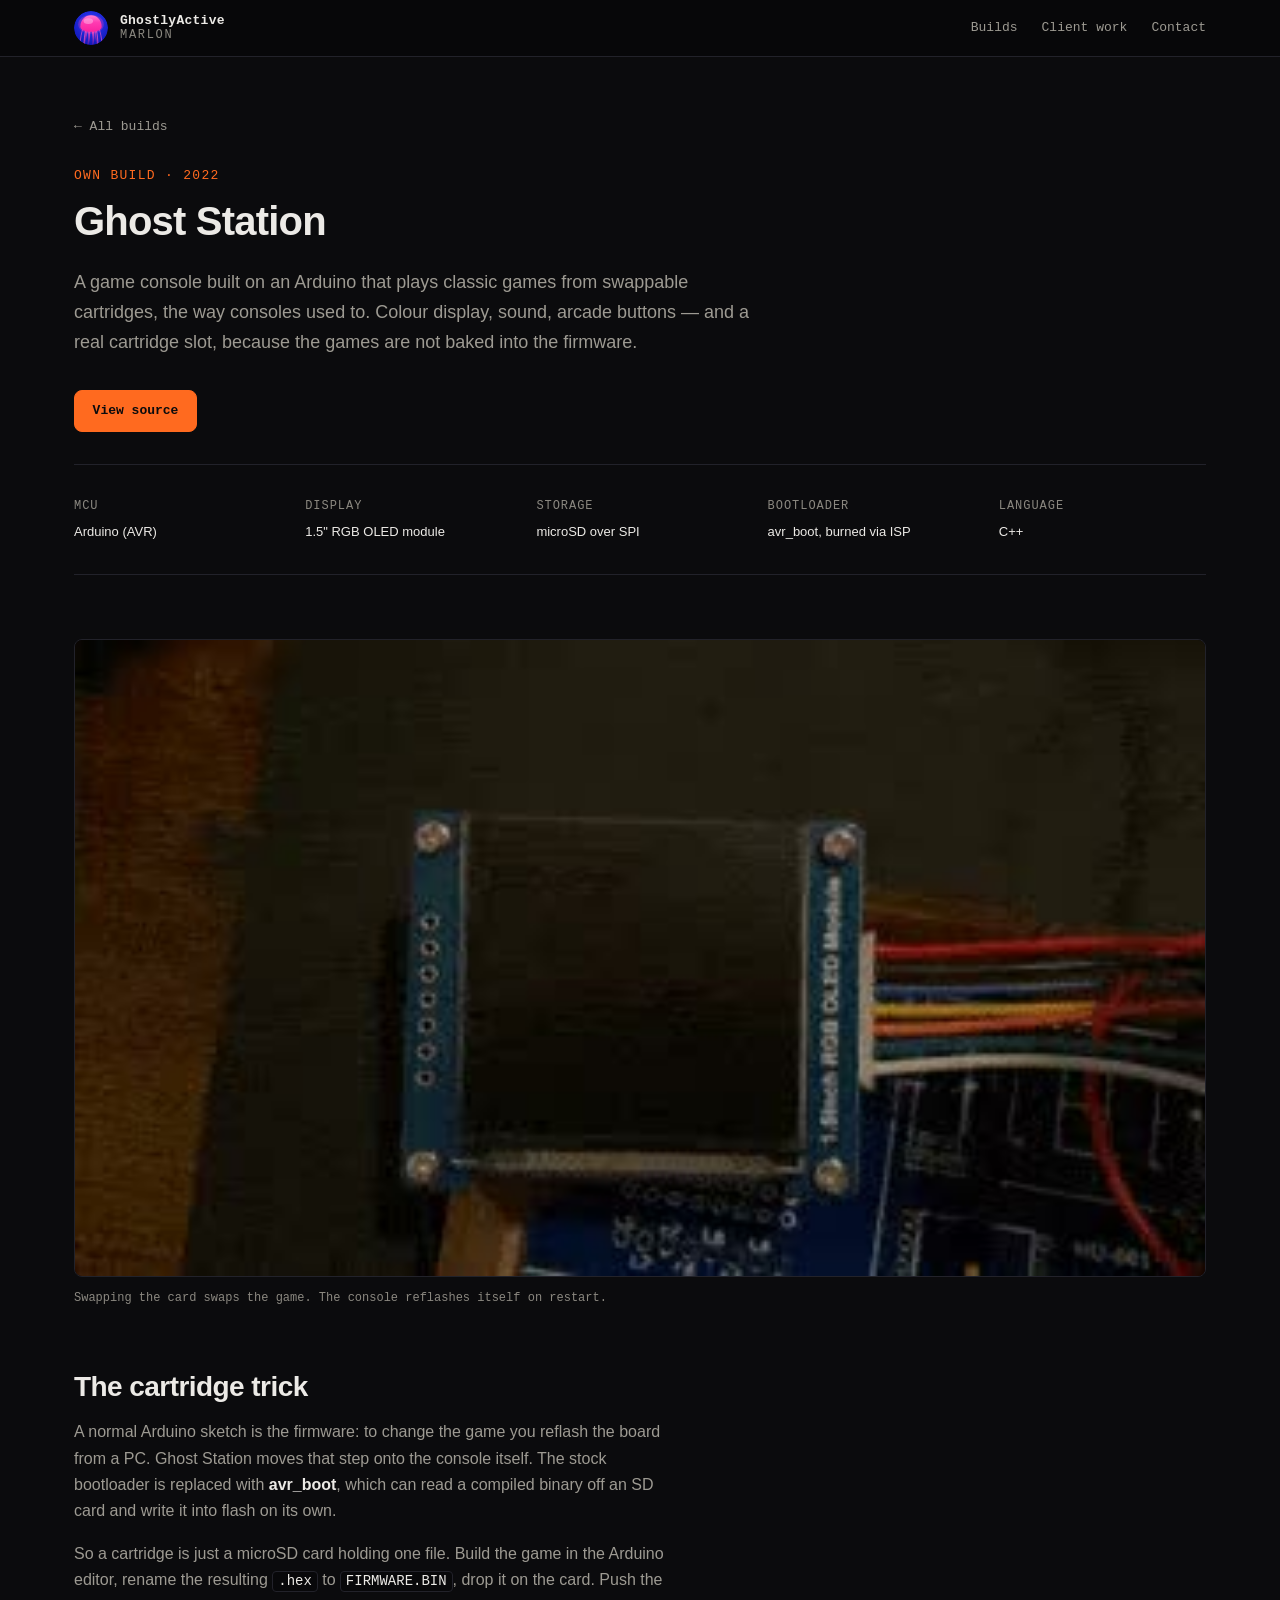
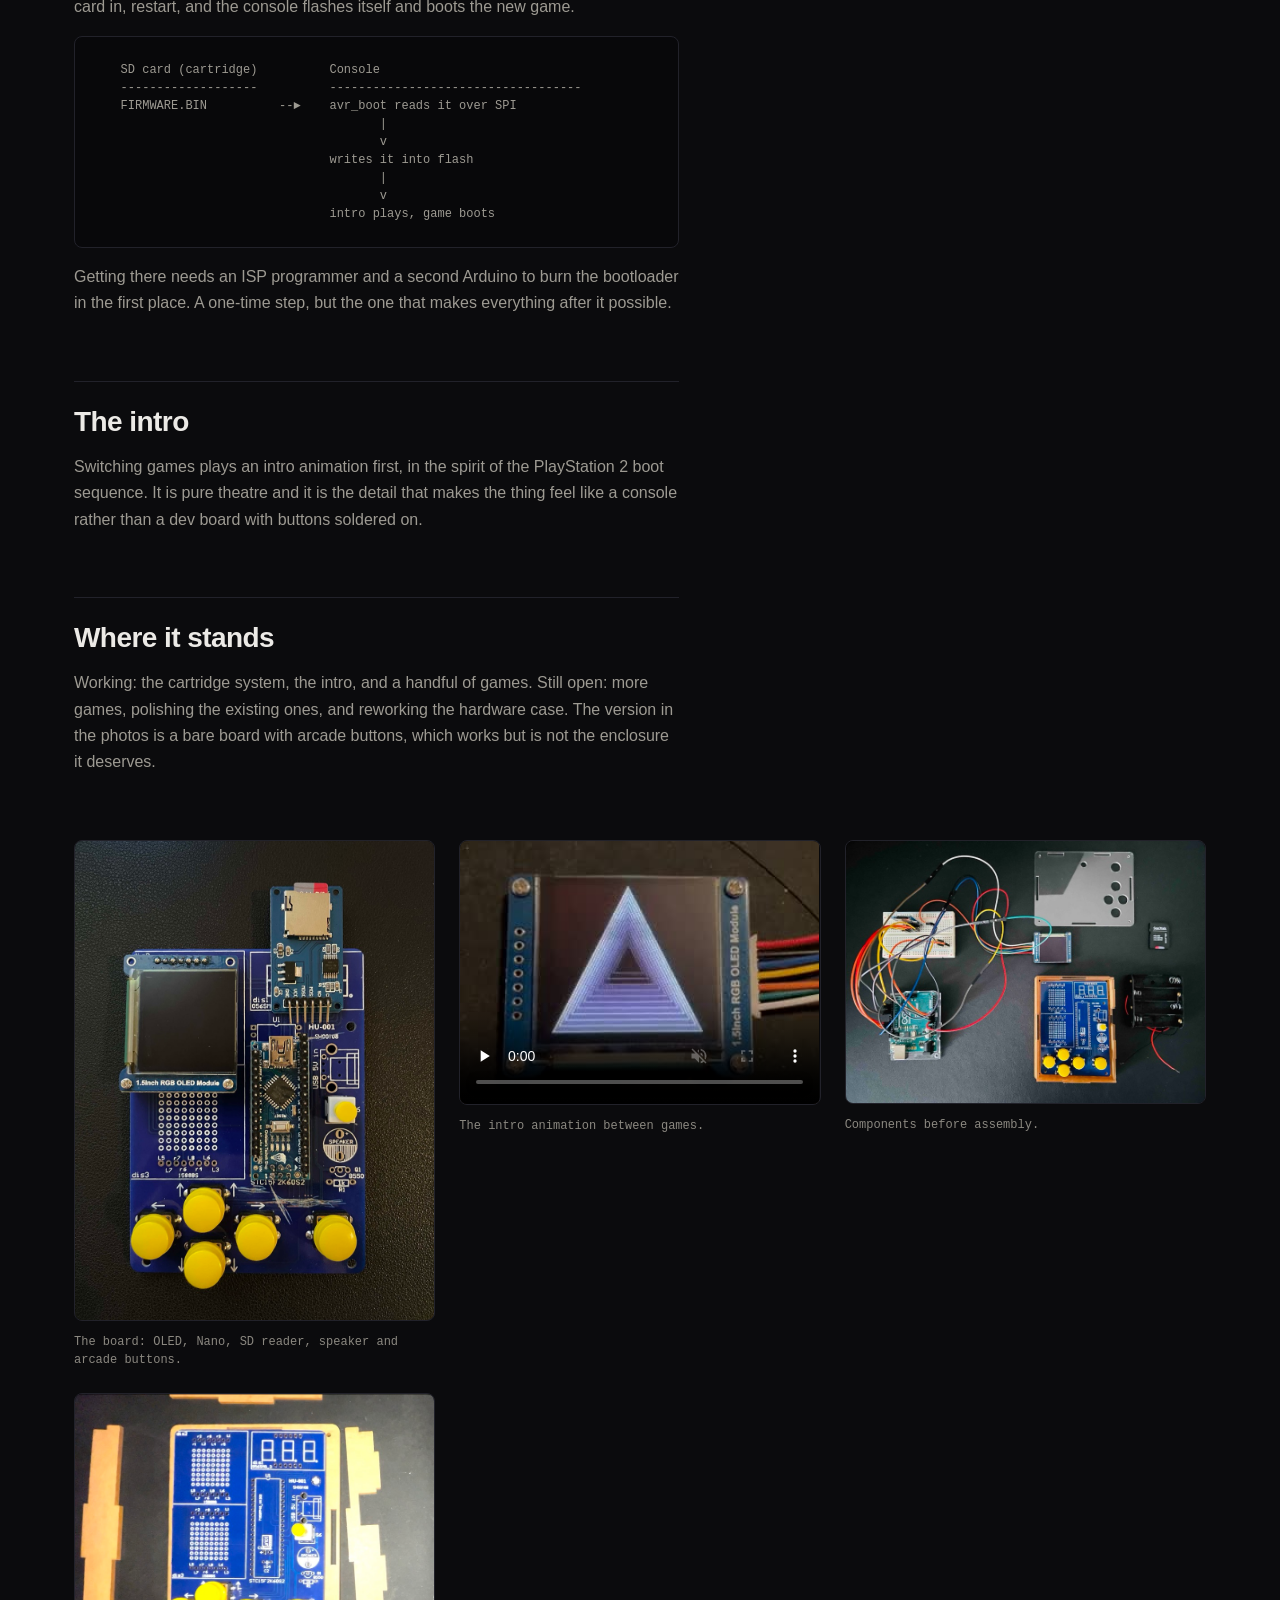
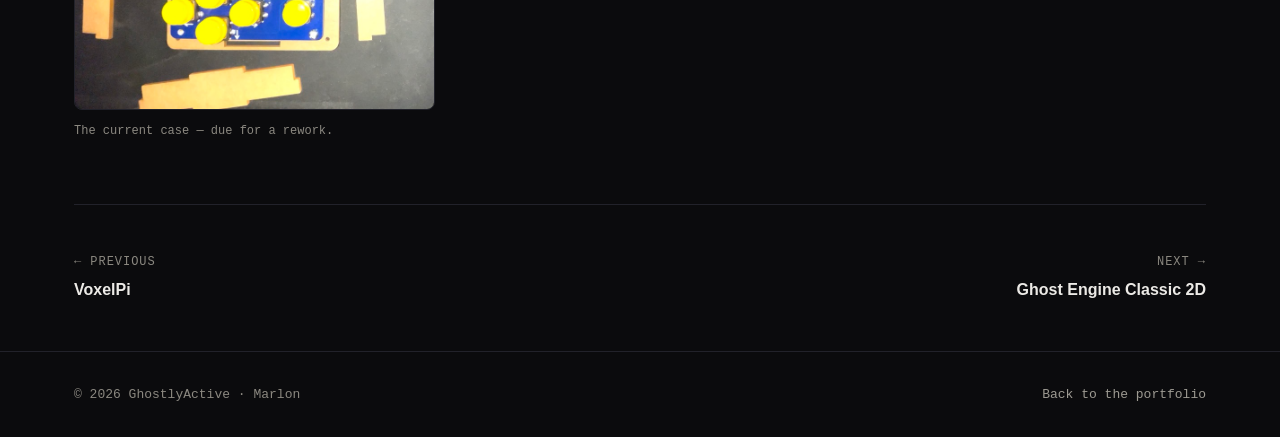
<file: projects/ghost-station.html>
<!DOCTYPE html>
<html lang="en">
<head>
<meta charset="UTF-8">
<meta name="viewport" content="width=device-width, initial-scale=1">
<title>Ghost Station — GhostlyActive</title>
<meta name="description" content="A cartridge-based game console on Arduino: swap the SD card and a custom bootloader flashes the game off it, complete with a PlayStation-style intro.">
<meta name="color-scheme" content="dark">
<meta name="theme-color" content="#0b0b0d">

<!-- Link previews: absolute URLs only. Every other path on this site is
     relative so it works from any sub-path, but a scraper resolves these
     against nothing and half of them drop a relative image silently. -->
<meta property="og:type" content="article">
<meta property="og:url" content="https://ghostlyactive.github.io/projects/ghost-station.html">
<meta property="og:title" content="Ghost Station — GhostlyActive">
<meta property="og:description" content="A cartridge-based game console on Arduino: swap the SD card and a custom bootloader flashes the game off it, complete with a PlayStation-style intro.">
<meta property="og:image" content="https://ghostlyactive.github.io/assets/img/projects/ghost-station-kit.jpg">
<meta property="og:image:width" content="800">
<meta property="og:image:height" content="584">
<meta name="twitter:card" content="summary_large_image">

<link rel="icon" href="../assets/logo.svg" type="image/svg+xml">
<link rel="icon" href="../assets/favicon-32.png" sizes="32x32" type="image/png">
<link rel="apple-touch-icon" href="../assets/apple-touch-icon.png" sizes="180x180">
<meta name="apple-mobile-web-app-title" content="GhostlyActive">
<link rel="stylesheet" href="../assets/css/tokens.css">
<link rel="stylesheet" href="../assets/css/base.css">
<link rel="stylesheet" href="../assets/css/site.css">
<link rel="stylesheet" href="../assets/css/project.css">

<!-- Reveal-on-scroll starts hidden, so the flag has to land before first paint;
     without JS the class never appears and everything stays visible. -->
<script>document.documentElement.classList.add("js")</script>
</head>
<body>

<a class="skip-link" href="#main">Skip to content</a>

<nav class="site-nav">
  <div class="shell site-nav__inner">
    <a class="site-nav__brand" href="../index.html">
      <img class="site-nav__logo" src="../assets/logo.svg" alt="" width="34" height="34">
      <span class="site-nav__names">
        <span class="site-nav__name">GhostlyActive</span>
        <span class="site-nav__sub">Marlon</span>
      </span>
    </a>
    <ul class="site-nav__links">
      <li><a href="../index.html#builds">Builds</a></li>
      <li><a href="../index.html#studio"><span class="label-long">Client work</span><span class="label-short">Work</span></a></li>
      <li><a href="../index.html#contact">Contact</a></li>
    </ul>
  </div>
</nav>

<main id="main">
  <div class="shell">

    <header class="project-header">
      <a class="back-link" href="../index.html#builds">← All builds</a>
      <p class="project-header__kicker">Own build · 2022</p>
      <h1>Ghost Station</h1>
      <p class="project-header__lede">
        A game console built on an Arduino that plays classic games from swappable cartridges, the
        way consoles used to. Colour display, sound, arcade buttons — and a real cartridge slot,
        because the games are not baked into the firmware.
      </p>
      <div class="project-header__actions">
        <a class="btn btn--primary" href="https://github.com/GhostlyActive/Ghost-Station" rel="noopener">View source</a>
      </div>
    </header>

    <dl class="specs reveal">
      <div><dt>MCU</dt><dd>Arduino (AVR)</dd></div>
      <div><dt>Display</dt><dd>1.5" RGB OLED module</dd></div>
      <div><dt>Storage</dt><dd>microSD over SPI</dd></div>
      <div><dt>Bootloader</dt><dd>avr_boot, burned via ISP</dd></div>
      <div><dt>Language</dt><dd>C++</dd></div>
    </dl>

    <div class="media-block reveal">
      <figure class="figure">
        <video src="../assets/img/projects/ghost-station-gameplay.mp4"
               poster="../assets/img/projects/ghost-station-gameplay.jpg"
               width="320" height="180"
               autoplay muted loop playsinline preload="metadata"
               aria-label="Swapping SD cards to switch between games on the console"></video>
        <figcaption>Swapping the card swaps the game. The console reflashes itself on restart.</figcaption>
      </figure>
    </div>

    <div class="prose">

      <h2>The cartridge trick</h2>
      <p>
        A normal Arduino sketch is the firmware: to change the game you reflash the board from a PC.
        Ghost Station moves that step onto the console itself. The stock bootloader is replaced with
        <strong>avr_boot</strong>, which can read a compiled binary off an SD card and write it into
        flash on its own.
      </p>
      <p>
        So a cartridge is just a microSD card holding one file. Build the game in the Arduino editor,
        rename the resulting <code>.hex</code> to <code>FIRMWARE.BIN</code>, drop it on the card. Push
        the card in, restart, and the console flashes itself and boots the new game.
      </p>

      <div class="diagram">
<pre>   SD card (cartridge)          Console
   -------------------          -----------------------------------
   FIRMWARE.BIN          --►    avr_boot reads it over SPI
                                       |
                                       v
                                writes it into flash
                                       |
                                       v
                                intro plays, game boots</pre>
      </div>

      <p>
        Getting there needs an ISP programmer and a second Arduino to burn the bootloader in the
        first place. A one-time step, but the one that makes everything after it possible.
      </p>

      <h2>The intro</h2>
      <p>
        Switching games plays an intro animation first, in the spirit of the PlayStation 2 boot
        sequence. It is pure theatre and it is the detail that makes the thing feel like a console
        rather than a dev board with buttons soldered on.
      </p>

      <h2>Where it stands</h2>
      <p>
        Working: the cartridge system, the intro, and a handful of games. Still open: more games,
        polishing the existing ones, and reworking the hardware case. The version in the photos is
        a bare board with arcade buttons, which works but is not the enclosure it deserves.
      </p>

    </div>

    <div class="media-block media-block--wide reveal">
      <div class="gallery">
        <figure class="figure">
          <img src="../assets/img/projects/ghost-station-almost-finished.jpg" width="900" height="1200" alt="The assembled board: OLED module, Arduino Nano, SD card reader and five yellow arcade buttons" loading="lazy" decoding="async">
          <figcaption>The board: OLED, Nano, SD reader, speaker and arcade buttons.</figcaption>
        </figure>
        <figure class="figure">
          <video src="../assets/img/projects/ghost-station-intro.mp4"
                 poster="../assets/img/projects/ghost-station-intro.jpg"
                 width="320" height="234"
                 muted loop playsinline preload="none" controls
                 aria-label="The PlayStation-style intro animation playing on the console"></video>
          <figcaption>The intro animation between games.</figcaption>
        </figure>
        <figure class="figure">
          <img src="../assets/img/projects/ghost-station-kit.jpg" width="800" height="584" alt="Components laid out before assembly" loading="lazy" decoding="async">
          <figcaption>Components before assembly.</figcaption>
        </figure>
        <figure class="figure">
          <img src="../assets/img/projects/ghost-station-case.jpg" width="800" height="701" alt="The console in its case" loading="lazy" decoding="async">
          <figcaption>The current case — due for a rework.</figcaption>
        </figure>
      </div>
    </div>

    <nav class="pager reveal" aria-label="More projects">
      <a href="voxel-pi.html"><span>← Previous</span><strong>VoxelPi</strong></a>
      <a href="ghost-engine-classic-2d.html"><span>Next →</span><strong>Ghost Engine Classic 2D</strong></a>
    </nav>

  </div>
</main>

<footer class="site-footer">
  <div class="shell site-footer__inner">
    <span>© 2026 GhostlyActive · Marlon</span>
    <span><a href="../index.html">Back to the portfolio</a></span>
  </div>
</footer>

<script src="../assets/js/video.js" defer></script>
<script src="../assets/js/lightbox.js" defer></script>
<script src="../assets/js/reveal.js" defer></script>
</body>
</html>
</file>
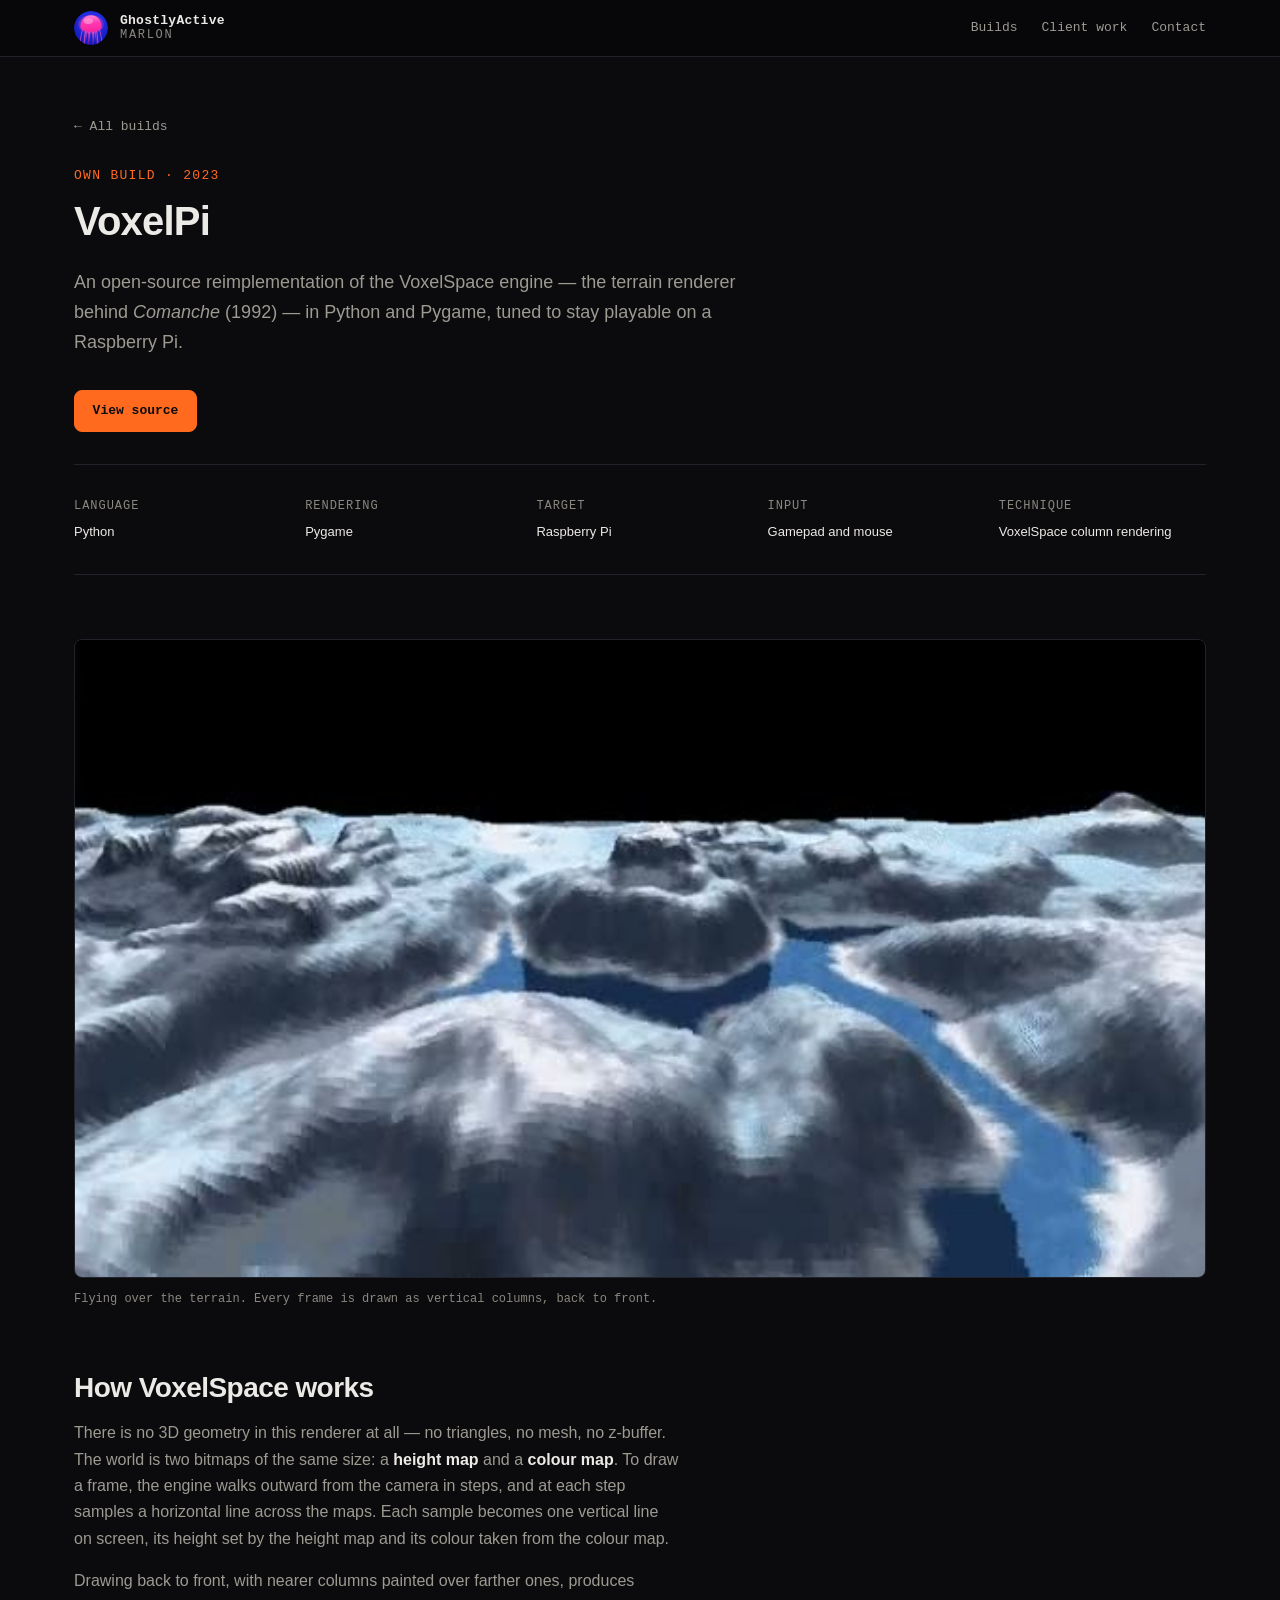
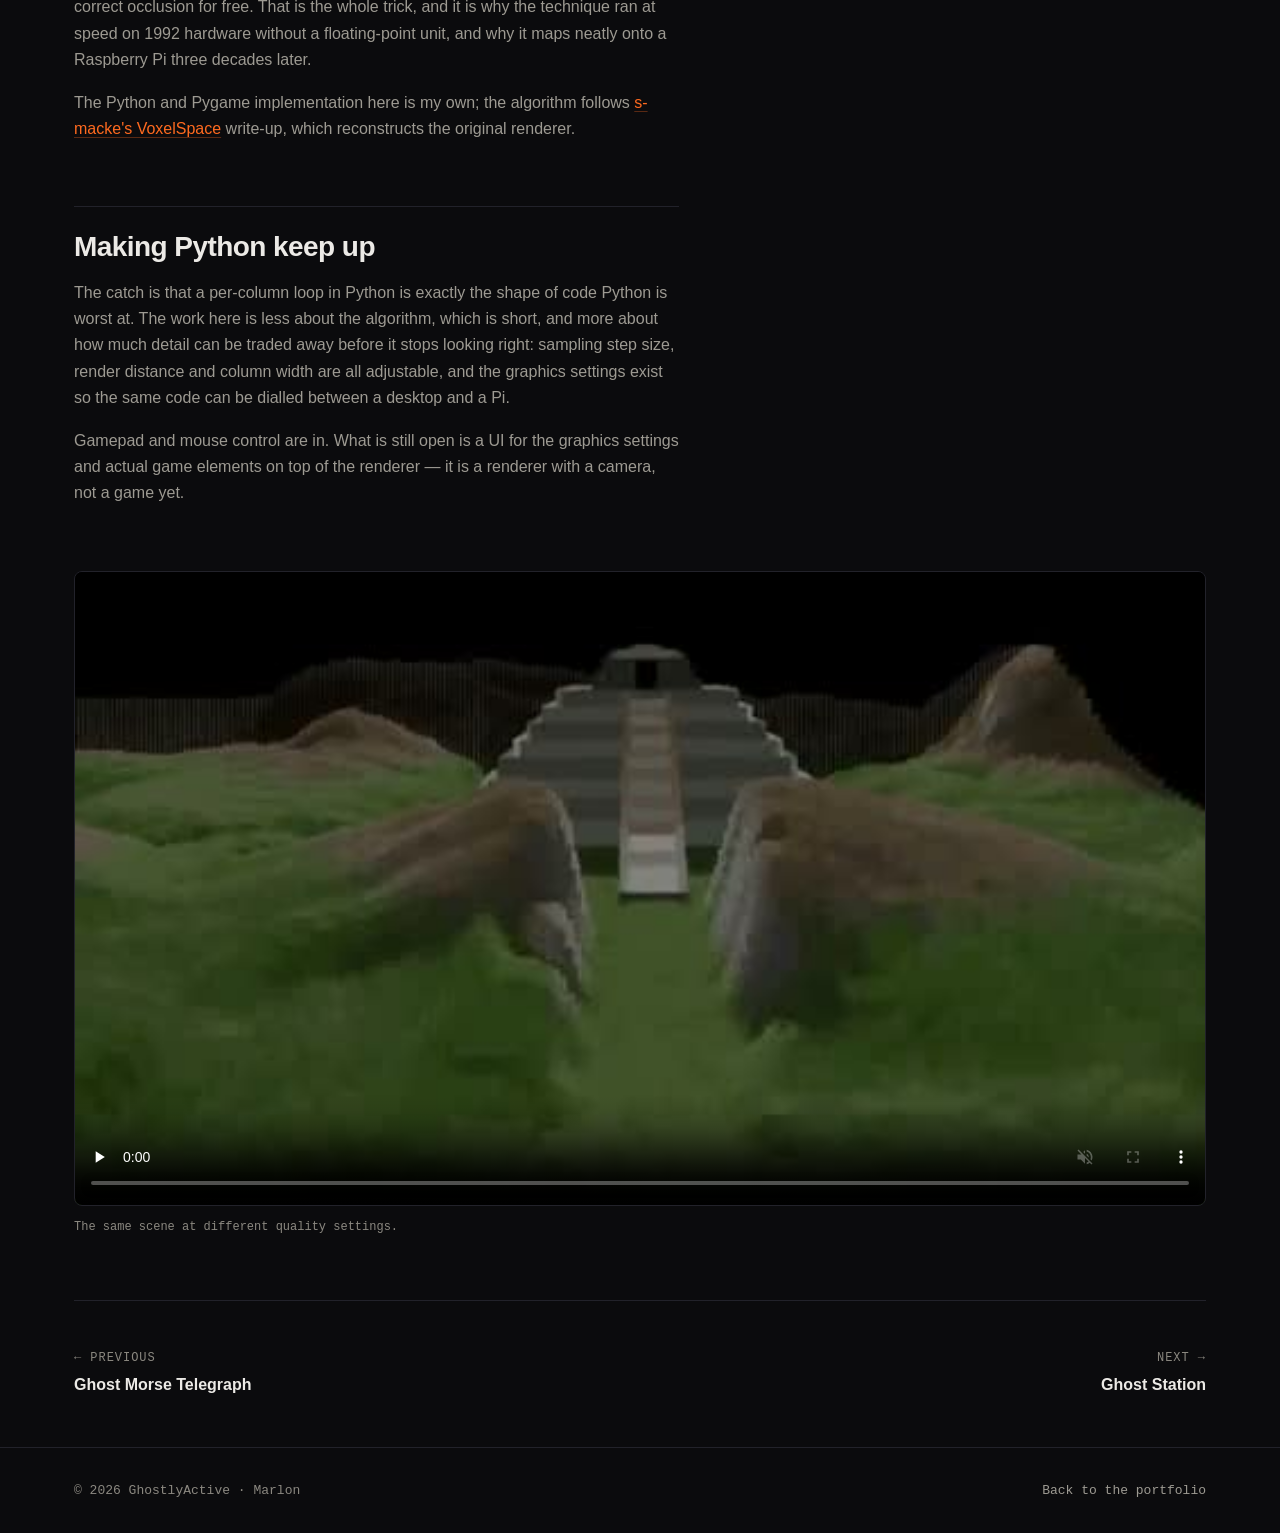
<file: projects/voxel-pi.html>
<!DOCTYPE html>
<html lang="en">
<head>
<meta charset="UTF-8">
<meta name="viewport" content="width=device-width, initial-scale=1">
<title>VoxelPi — GhostlyActive</title>
<meta name="description" content="The Comanche VoxelSpace algorithm reimplemented in Python and Pygame, tuned to run on a Raspberry Pi with gamepad control.">
<meta name="color-scheme" content="dark">
<meta name="theme-color" content="#0b0b0d">

<!-- Link previews: absolute URLs only. Every other path on this site is
     relative so it works from any sub-path, but a scraper resolves these
     against nothing and half of them drop a relative image silently. -->
<meta property="og:type" content="article">
<meta property="og:url" content="https://ghostlyactive.github.io/projects/voxel-pi.html">
<meta property="og:title" content="VoxelPi — GhostlyActive">
<meta property="og:description" content="The Comanche VoxelSpace algorithm reimplemented in Python and Pygame, tuned to run on a Raspberry Pi with gamepad control.">
<meta property="og:image" content="https://ghostlyactive.github.io/assets/img/projects/voxel-pi-flight.jpg">
<meta property="og:image:width" content="600">
<meta property="og:image:height" content="338">
<meta name="twitter:card" content="summary_large_image">

<link rel="icon" href="../assets/logo.svg" type="image/svg+xml">
<link rel="icon" href="../assets/favicon-32.png" sizes="32x32" type="image/png">
<link rel="apple-touch-icon" href="../assets/apple-touch-icon.png" sizes="180x180">
<meta name="apple-mobile-web-app-title" content="GhostlyActive">
<link rel="stylesheet" href="../assets/css/tokens.css">
<link rel="stylesheet" href="../assets/css/base.css">
<link rel="stylesheet" href="../assets/css/site.css">
<link rel="stylesheet" href="../assets/css/project.css">

<!-- Reveal-on-scroll starts hidden, so the flag has to land before first paint;
     without JS the class never appears and everything stays visible. -->
<script>document.documentElement.classList.add("js")</script>
</head>
<body>

<a class="skip-link" href="#main">Skip to content</a>

<nav class="site-nav">
  <div class="shell site-nav__inner">
    <a class="site-nav__brand" href="../index.html">
      <img class="site-nav__logo" src="../assets/logo.svg" alt="" width="34" height="34">
      <span class="site-nav__names">
        <span class="site-nav__name">GhostlyActive</span>
        <span class="site-nav__sub">Marlon</span>
      </span>
    </a>
    <ul class="site-nav__links">
      <li><a href="../index.html#builds">Builds</a></li>
      <li><a href="../index.html#studio"><span class="label-long">Client work</span><span class="label-short">Work</span></a></li>
      <li><a href="../index.html#contact">Contact</a></li>
    </ul>
  </div>
</nav>

<main id="main">
  <div class="shell">

    <header class="project-header">
      <a class="back-link" href="../index.html#builds">← All builds</a>
      <p class="project-header__kicker">Own build · 2023</p>
      <h1>VoxelPi</h1>
      <p class="project-header__lede">
        An open-source reimplementation of the VoxelSpace engine — the terrain renderer behind
        <em>Comanche</em> (1992) — in Python and Pygame, tuned to stay playable on a Raspberry Pi.
      </p>
      <div class="project-header__actions">
        <a class="btn btn--primary" href="https://github.com/GhostlyActive/VoxelPi" rel="noopener">View source</a>
      </div>
    </header>

    <dl class="specs reveal">
      <div><dt>Language</dt><dd>Python</dd></div>
      <div><dt>Rendering</dt><dd>Pygame</dd></div>
      <div><dt>Target</dt><dd>Raspberry Pi</dd></div>
      <div><dt>Input</dt><dd>Gamepad and mouse</dd></div>
      <div><dt>Technique</dt><dd>VoxelSpace column rendering</dd></div>
    </dl>

    <div class="media-block reveal">
      <figure class="figure">
        <video src="../assets/img/projects/voxel-pi-flight.mp4"
               poster="../assets/img/projects/voxel-pi-flight.jpg"
               width="600" height="338"
               autoplay muted loop playsinline preload="metadata"
               aria-label="Flying over VoxelSpace terrain rendered from height and colour maps"></video>
        <figcaption>Flying over the terrain. Every frame is drawn as vertical columns, back to front.</figcaption>
      </figure>
    </div>

    <div class="prose">

      <h2>How VoxelSpace works</h2>
      <p>
        There is no 3D geometry in this renderer at all — no triangles, no mesh, no z-buffer. The
        world is two bitmaps of the same size: a <strong>height map</strong> and a <strong>colour
        map</strong>. To draw a frame, the engine walks outward from the camera in steps, and at each
        step samples a horizontal line across the maps. Each sample becomes one vertical line on
        screen, its height set by the height map and its colour taken from the colour map.
      </p>
      <p>
        Drawing back to front, with nearer columns painted over farther ones, produces correct
        occlusion for free. That is the whole trick, and it is why the technique ran at speed on 1992
        hardware without a floating-point unit, and why it maps neatly onto a Raspberry Pi three
        decades later.
      </p>
      <p>
        The Python and Pygame implementation here is my own; the algorithm follows
        <a href="https://github.com/s-macke/VoxelSpace" rel="noopener">s-macke's VoxelSpace</a>
        write-up, which reconstructs the original renderer.
      </p>

      <h2>Making Python keep up</h2>
      <p>
        The catch is that a per-column loop in Python is exactly the shape of code Python is worst
        at. The work here is less about the algorithm, which is short, and more about how much
        detail can be traded away before it stops looking right: sampling step size, render distance
        and column width are all adjustable, and the graphics settings exist so the same code can be
        dialled between a desktop and a Pi.
      </p>

      <p>
        Gamepad and mouse control are in. What is still open is a UI for the graphics settings and
        actual game elements on top of the renderer — it is a renderer with a camera, not a game
        yet.
      </p>

    </div>

    <div class="media-block media-block--wide reveal">
      <div class="gallery">
        <figure class="figure">
          <video src="../assets/img/projects/voxel-pi-graphics.mp4"
                 poster="../assets/img/projects/voxel-pi-graphics.jpg"
                 width="500" height="280"
                 muted loop playsinline preload="none" controls
                 aria-label="Different graphics settings compared side by side"></video>
          <figcaption>The same scene at different quality settings.</figcaption>
        </figure>
      </div>
    </div>

    <nav class="pager reveal" aria-label="More projects">
      <a href="ghost-morse-telegraph.html"><span>← Previous</span><strong>Ghost Morse Telegraph</strong></a>
      <a href="ghost-station.html"><span>Next →</span><strong>Ghost Station</strong></a>
    </nav>

  </div>
</main>

<footer class="site-footer">
  <div class="shell site-footer__inner">
    <span>© 2026 GhostlyActive · Marlon</span>
    <span><a href="../index.html">Back to the portfolio</a></span>
  </div>
</footer>

<script src="../assets/js/video.js" defer></script>
<script src="../assets/js/lightbox.js" defer></script>
<script src="../assets/js/reveal.js" defer></script>
</body>
</html>
</file>
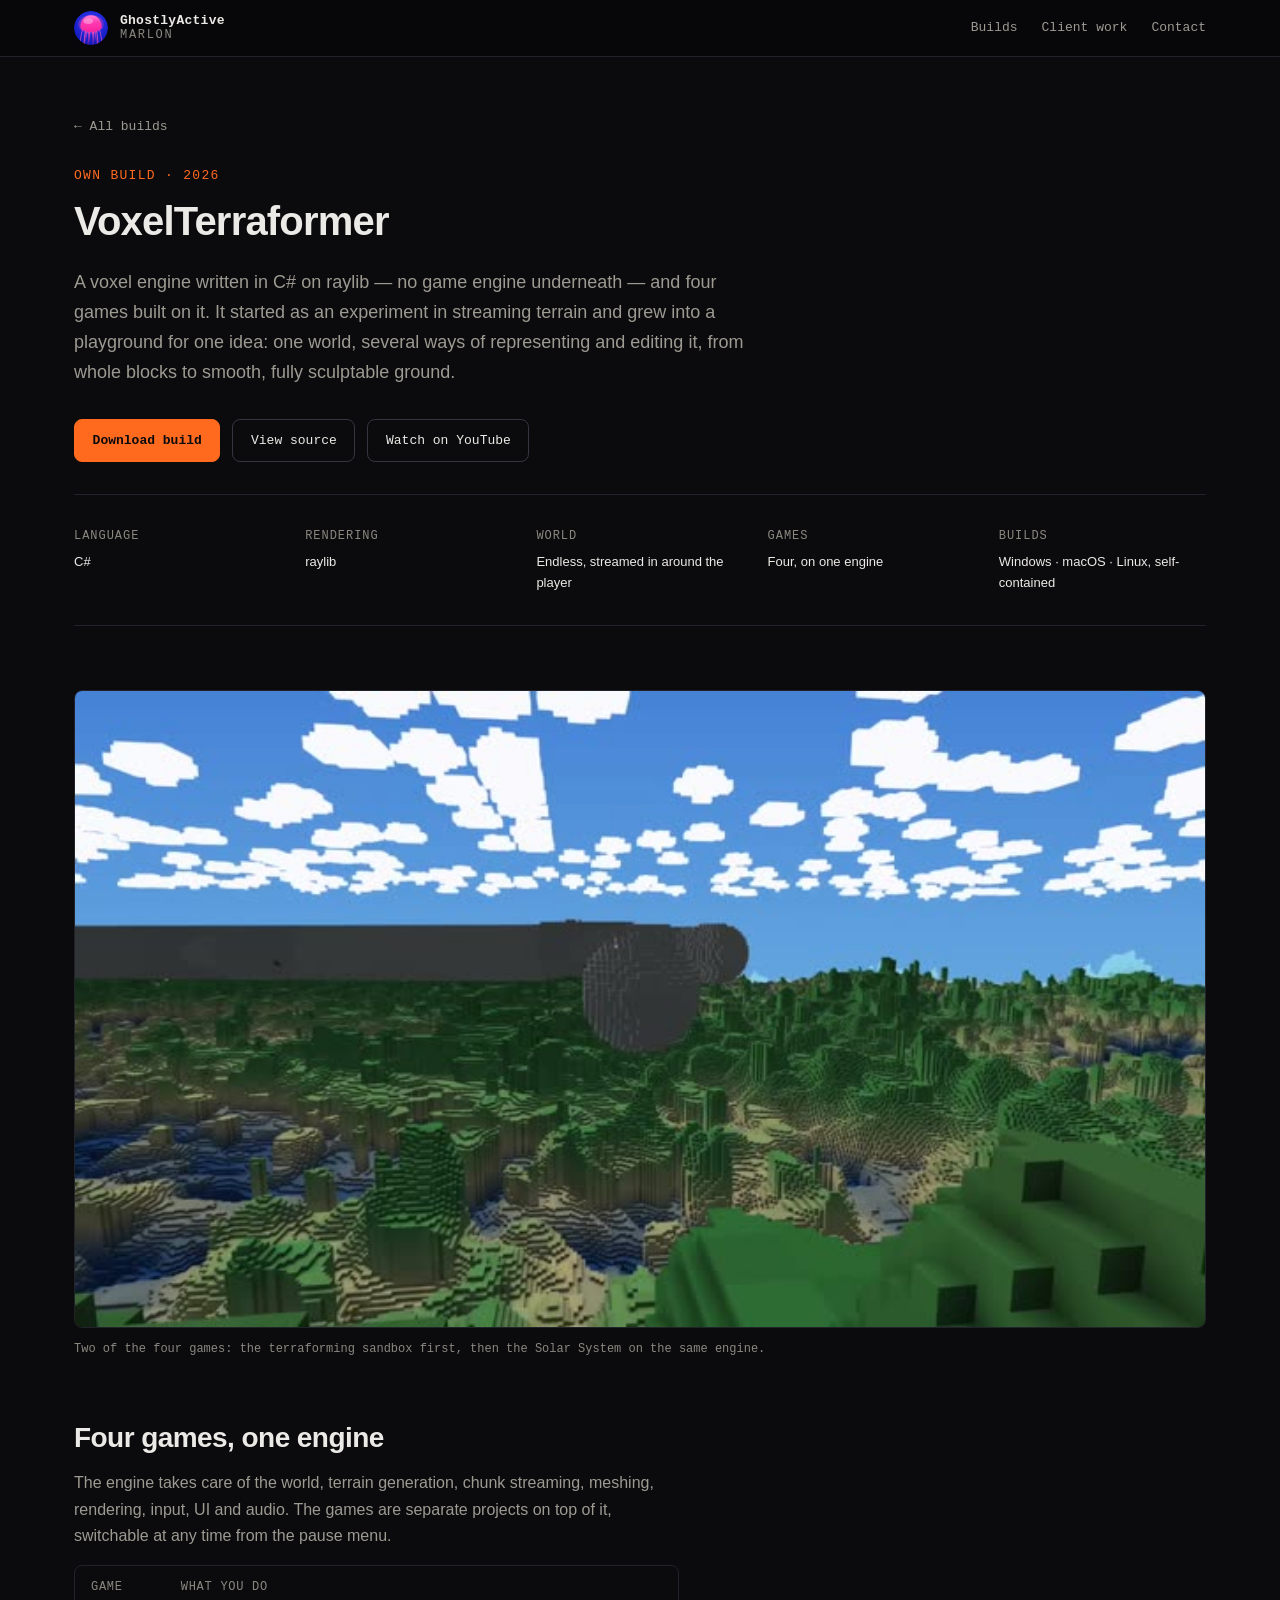
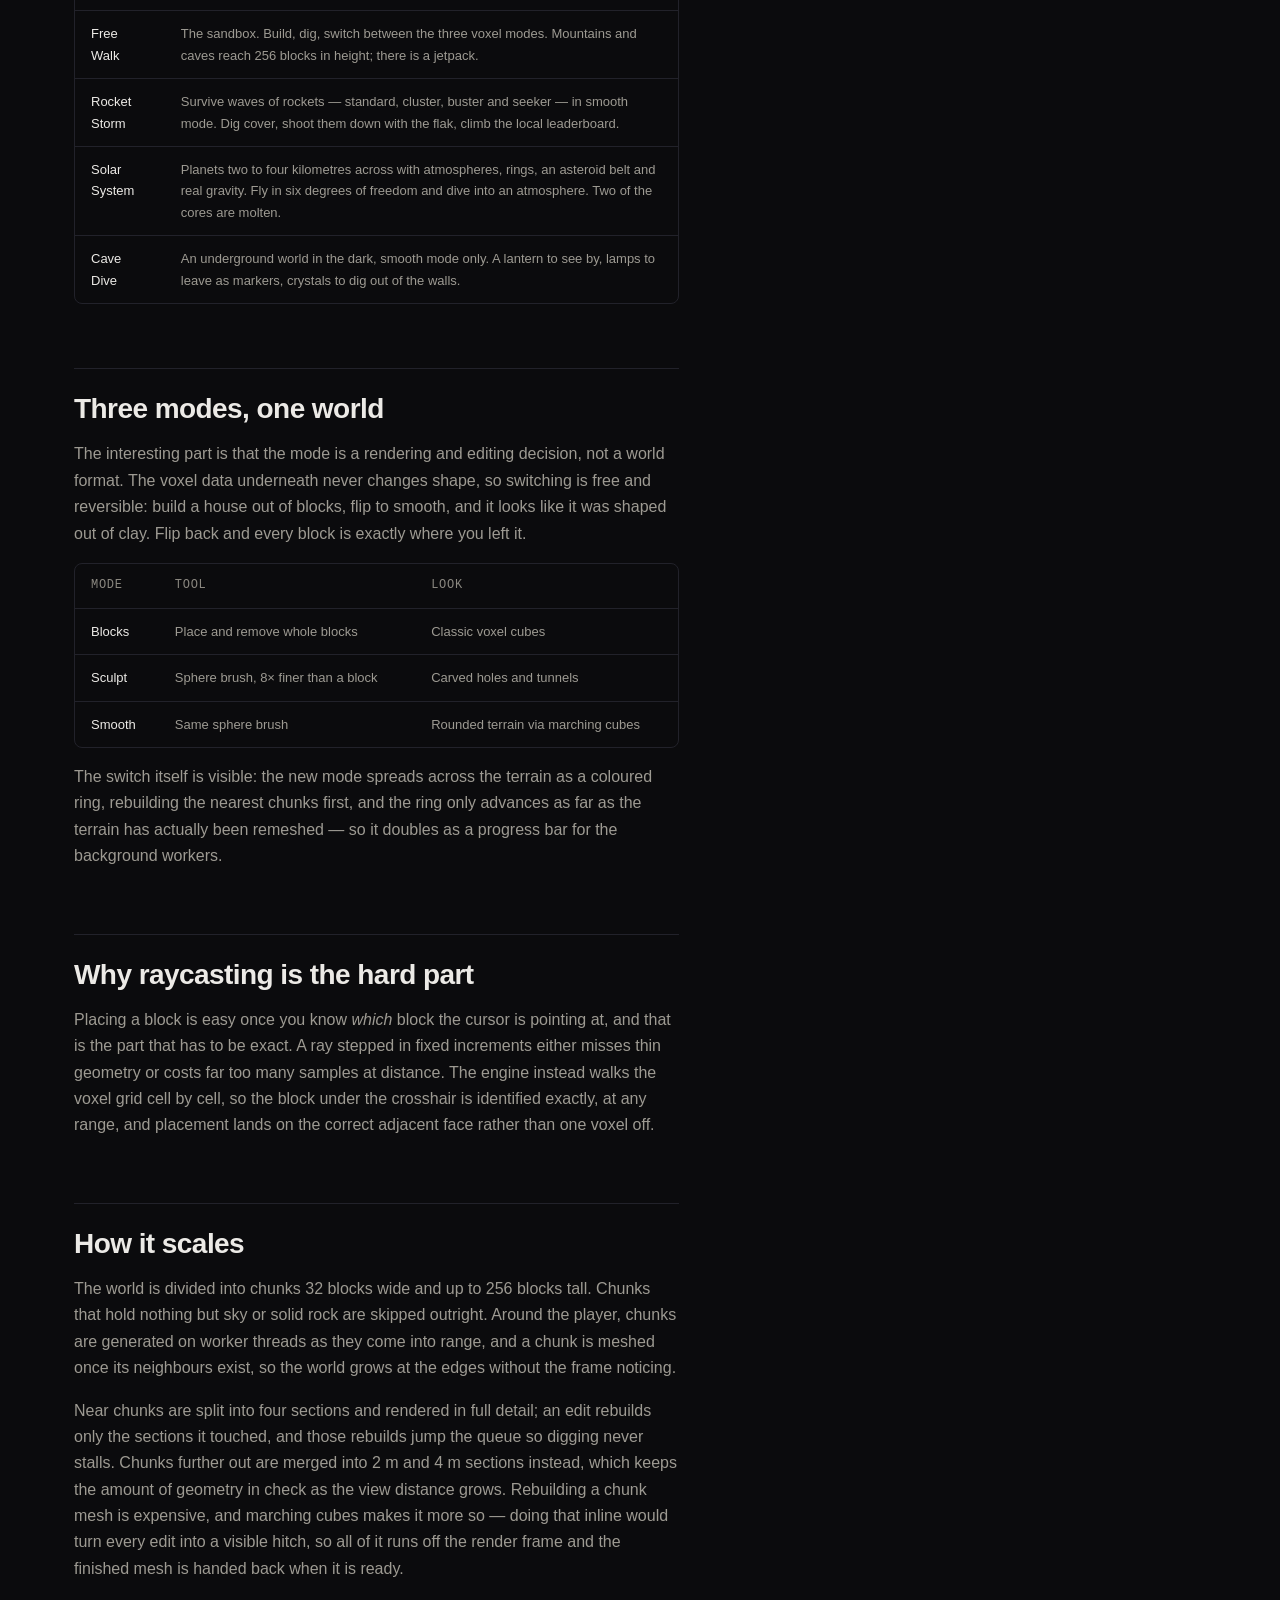
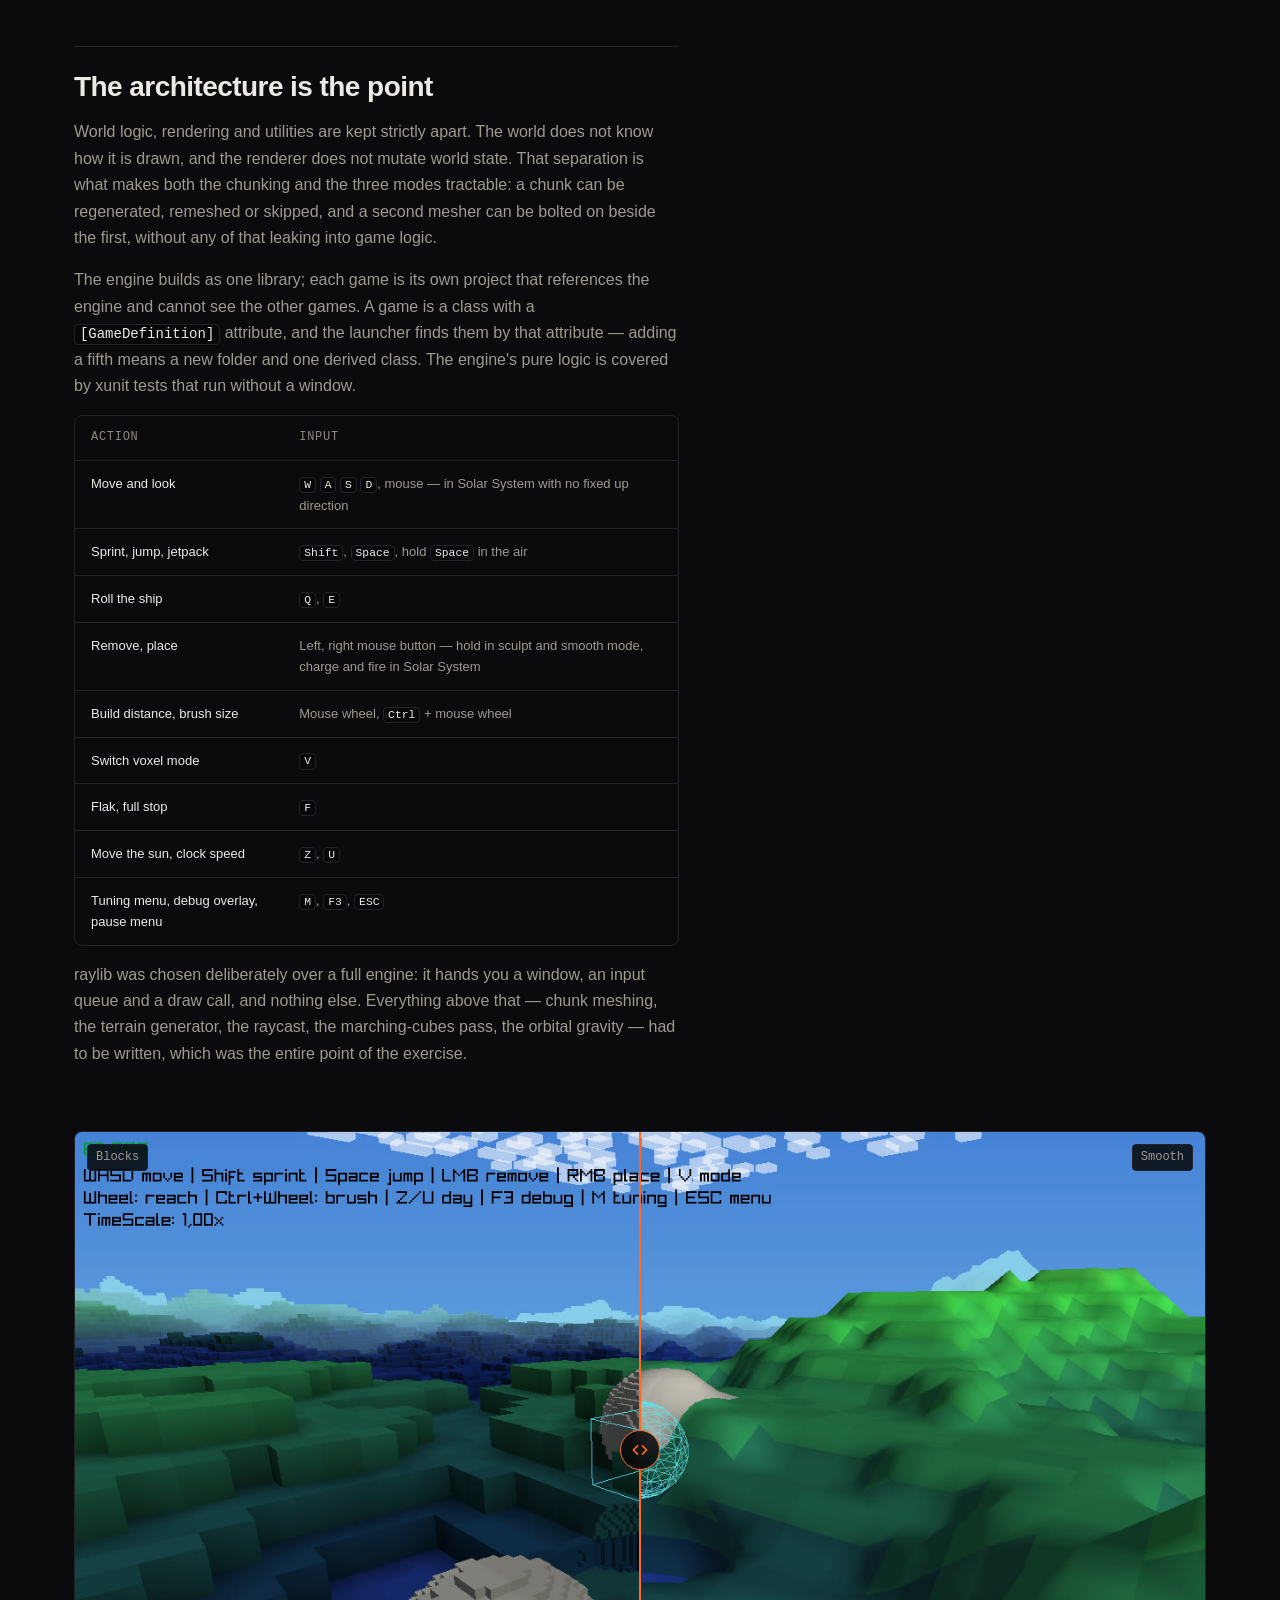
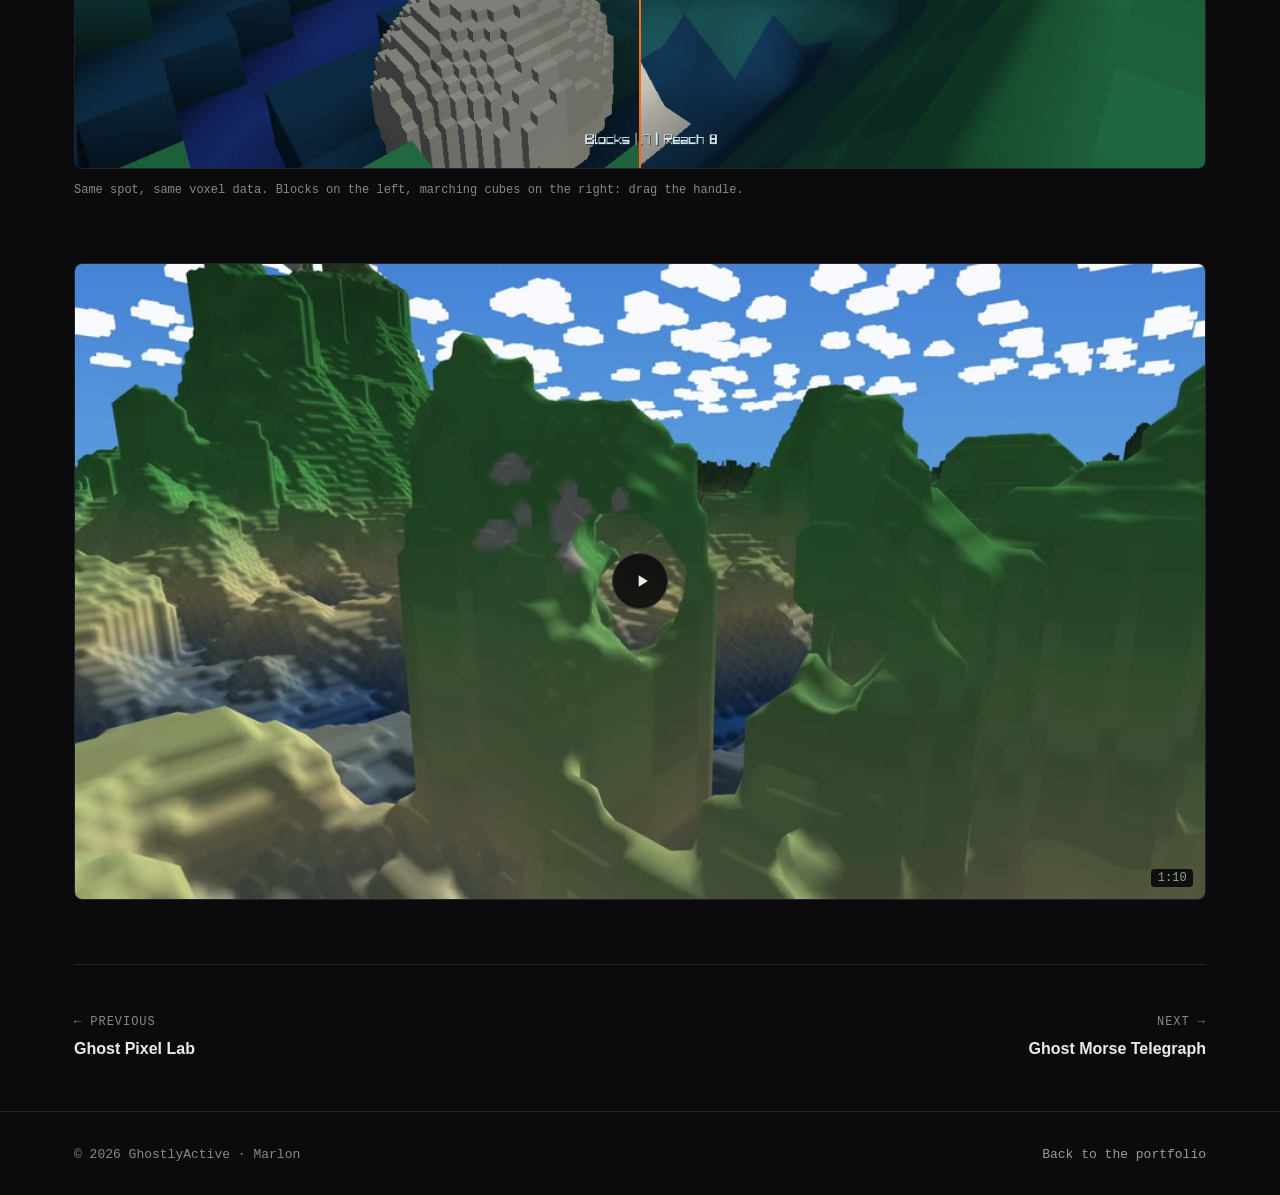
<file: projects/voxel-terraformer.html>
<!DOCTYPE html>
<html lang="en">
<head>
<meta charset="UTF-8">
<meta name="viewport" content="width=device-width, initial-scale=1">
<title>VoxelTerraformer — GhostlyActive</title>
<meta name="description" content="A voxel engine in C# on raylib with four games on it: a terraforming sandbox, a rocket-defence game, a cave dive and a solar system with planets kilometres across. Blocks, sculpt or marching-cubes smooth, switched mid-play.">
<meta name="color-scheme" content="dark">
<meta name="theme-color" content="#0b0b0d">

<!-- Link previews: absolute URLs only. Every other path on this site is
     relative so it works from any sub-path, but a scraper resolves these
     against nothing and half of them drop a relative image silently. -->
<meta property="og:type" content="article">
<meta property="og:url" content="https://ghostlyactive.github.io/projects/voxel-terraformer.html">
<meta property="og:title" content="VoxelTerraformer — GhostlyActive">
<meta property="og:description" content="A voxel engine in C# on raylib with four games on it: a terraforming sandbox, a rocket-defence game, a cave dive and a solar system with planets kilometres across. Blocks, sculpt or marching-cubes smooth, switched mid-play.">
<meta property="og:image" content="https://ghostlyactive.github.io/assets/img/projects/voxel-terraformer-1.jpg">
<meta property="og:image:width" content="1280">
<meta property="og:image:height" content="720">
<meta name="twitter:card" content="summary_large_image">

<link rel="icon" href="../assets/logo.svg" type="image/svg+xml">
<link rel="icon" href="../assets/favicon-32.png" sizes="32x32" type="image/png">
<link rel="apple-touch-icon" href="../assets/apple-touch-icon.png" sizes="180x180">
<meta name="apple-mobile-web-app-title" content="GhostlyActive">
<link rel="stylesheet" href="../assets/css/tokens.css">
<link rel="stylesheet" href="../assets/css/base.css">
<link rel="stylesheet" href="../assets/css/site.css">
<link rel="stylesheet" href="../assets/css/project.css">

<!-- Reveal-on-scroll starts hidden, so the flag has to land before first paint;
     without JS the class never appears and everything stays visible. -->
<script>document.documentElement.classList.add("js")</script>
</head>
<body>

<a class="skip-link" href="#main">Skip to content</a>

<svg class="visually-hidden" aria-hidden="true" focusable="false">
  <symbol id="i-play" viewBox="0 0 24 24"><path d="M8 5v14l11-7z"/></symbol>
</svg>

<nav class="site-nav">
  <div class="shell site-nav__inner">
    <a class="site-nav__brand" href="../index.html">
      <img class="site-nav__logo" src="../assets/logo.svg" alt="" width="34" height="34">
      <span class="site-nav__names">
        <span class="site-nav__name">GhostlyActive</span>
        <span class="site-nav__sub">Marlon</span>
      </span>
    </a>
    <ul class="site-nav__links">
      <li><a href="../index.html#builds">Builds</a></li>
      <li><a href="../index.html#studio"><span class="label-long">Client work</span><span class="label-short">Work</span></a></li>
      <li><a href="../index.html#contact">Contact</a></li>
    </ul>
  </div>
</nav>

<main id="main">
  <div class="shell">

    <header class="project-header">
      <a class="back-link" href="../index.html#builds">← All builds</a>
      <p class="project-header__kicker">Own build · 2026</p>
      <h1>VoxelTerraformer</h1>
      <p class="project-header__lede">
        A voxel engine written in C# on raylib — no game engine underneath — and four games built on
        it. It started as an experiment in streaming terrain and grew into a playground for one idea:
        one world, several ways of representing and editing it, from whole blocks to smooth, fully
        sculptable ground.
      </p>
      <div class="project-header__actions">
        <a class="btn btn--primary" href="https://github.com/GhostlyActive/VoxelTerraformer/releases" rel="noopener">Download build</a>
        <a class="btn" href="https://github.com/GhostlyActive/VoxelTerraformer" rel="noopener">View source</a>
        <a class="btn" href="https://www.youtube.com/watch?v=vWNqucjytic" rel="noopener">Watch on YouTube</a>
      </div>
    </header>

    <dl class="specs reveal">
      <div><dt>Language</dt><dd>C#</dd></div>
      <div><dt>Rendering</dt><dd>raylib</dd></div>
      <div><dt>World</dt><dd>Endless, streamed in around the player</dd></div>
      <div><dt>Games</dt><dd>Four, on one engine</dd></div>
      <div><dt>Builds</dt><dd>Windows · macOS · Linux, self-contained</dd></div>
    </dl>

    <div class="media-block reveal">
      <figure class="figure">
        <video src="../assets/img/projects/voxel-terraformer-demo.mp4"
               poster="../assets/img/projects/voxel-terraformer-demo.jpg"
               width="640" height="360"
               autoplay muted loop playsinline preload="metadata"
               aria-label="Voxel terrain in blocks and smooth mode, then a separate scene of planets orbiting a sun"></video>
        <figcaption>Two of the four games: the terraforming sandbox first, then the Solar System on the same engine.</figcaption>
      </figure>
    </div>

    <div class="prose">

      <h2>Four games, one engine</h2>
      <p>
        The engine takes care of the world, terrain generation, chunk streaming, meshing, rendering,
        input, UI and audio. The games are separate projects on top of it, switchable at any time
        from the pause menu.
      </p>

      <div class="data-table">
        <table>
          <caption class="visually-hidden">The four games</caption>
          <thead>
            <tr><th scope="col">Game</th><th scope="col">What you do</th></tr>
          </thead>
          <tbody>
            <tr><td>Free Walk</td><td>The sandbox. Build, dig, switch between the three voxel modes. Mountains and caves reach 256 blocks in height; there is a jetpack.</td></tr>
            <tr><td>Rocket Storm</td><td>Survive waves of rockets — standard, cluster, buster and seeker — in smooth mode. Dig cover, shoot them down with the flak, climb the local leaderboard.</td></tr>
            <tr><td>Solar System</td><td>Planets two to four kilometres across with atmospheres, rings, an asteroid belt and real gravity. Fly in six degrees of freedom and dive into an atmosphere. Two of the cores are molten.</td></tr>
            <tr><td>Cave Dive</td><td>An underground world in the dark, smooth mode only. A lantern to see by, lamps to leave as markers, crystals to dig out of the walls.</td></tr>
          </tbody>
        </table>
      </div>

      <h2>Three modes, one world</h2>
      <p>
        The interesting part is that the mode is a rendering and editing decision, not a world
        format. The voxel data underneath never changes shape, so switching is free and reversible:
        build a house out of blocks, flip to smooth, and it looks like it was shaped out of clay. Flip
        back and every block is exactly where you left it.
      </p>

      <div class="data-table">
        <table>
          <caption class="visually-hidden">Voxel modes</caption>
          <thead>
            <tr><th scope="col">Mode</th><th scope="col">Tool</th><th scope="col">Look</th></tr>
          </thead>
          <tbody>
            <tr><td>Blocks</td><td>Place and remove whole blocks</td><td>Classic voxel cubes</td></tr>
            <tr><td>Sculpt</td><td>Sphere brush, 8× finer than a block</td><td>Carved holes and tunnels</td></tr>
            <tr><td>Smooth</td><td>Same sphere brush</td><td>Rounded terrain via marching cubes</td></tr>
          </tbody>
        </table>
      </div>

      <p>
        The switch itself is visible: the new mode spreads across the terrain as a coloured ring,
        rebuilding the nearest chunks first, and the ring only advances as far as the terrain has
        actually been remeshed — so it doubles as a progress bar for the background workers.
      </p>

      <h2>Why raycasting is the hard part</h2>
      <p>
        Placing a block is easy once you know <em>which</em> block the cursor is pointing at, and
        that is the part that has to be exact. A ray stepped in fixed increments either misses thin
        geometry or costs far too many samples at distance. The engine instead walks the voxel grid
        cell by cell, so the block under the crosshair is identified exactly, at any range, and
        placement lands on the correct adjacent face rather than one voxel off.
      </p>

      <h2>How it scales</h2>
      <p>
        The world is divided into chunks 32 blocks wide and up to 256 blocks tall. Chunks that hold
        nothing but sky or solid rock are skipped outright. Around the player, chunks are generated
        on worker threads as they come into range, and a chunk is meshed once its neighbours exist,
        so the world grows at the edges without the frame noticing.
      </p>
      <p>
        Near chunks are split into four sections and rendered in full detail; an edit rebuilds only
        the sections it touched, and those rebuilds jump the queue so digging never stalls. Chunks
        further out are merged into 2 m and 4 m sections instead, which keeps the amount of geometry in
        check as the view distance grows. Rebuilding a chunk mesh is expensive, and marching
        cubes makes it more so — doing that inline would turn every edit into a visible hitch, so all
        of it runs off the render frame and the finished mesh is handed back when it is ready.
      </p>

      <h2>The architecture is the point</h2>
      <p>
        World logic, rendering and utilities are kept strictly apart. The world does not know how it
        is drawn, and the renderer does not mutate world state. That separation is what makes both
        the chunking and the three modes tractable: a chunk can be regenerated, remeshed or skipped,
        and a second mesher can be bolted on beside the first, without any of that leaking into game
        logic.
      </p>
      <p>
        The engine builds as one library; each game is its own project that references the engine
        and cannot see the other games. A game is a class with a <code>[GameDefinition]</code>
        attribute, and the launcher finds them by that attribute — adding a fifth means a new folder
        and one derived class. The engine's pure logic is covered by xunit tests that run without a
        window.
      </p>

      <div class="data-table">
        <table>
          <caption class="visually-hidden">Controls</caption>
          <thead>
            <tr><th scope="col">Action</th><th scope="col">Input</th></tr>
          </thead>
          <tbody>
            <tr><td>Move and look</td><td><code>W</code> <code>A</code> <code>S</code> <code>D</code>, mouse — in Solar System with no fixed up direction</td></tr>
            <tr><td>Sprint, jump, jetpack</td><td><code>Shift</code>, <code>Space</code>, hold <code>Space</code> in the air</td></tr>
            <tr><td>Roll the ship</td><td><code>Q</code>, <code>E</code></td></tr>
            <tr><td>Remove, place</td><td>Left, right mouse button — hold in sculpt and smooth mode, charge and fire in Solar System</td></tr>
            <tr><td>Build distance, brush size</td><td>Mouse wheel, <code>Ctrl</code> + mouse wheel</td></tr>
            <tr><td>Switch voxel mode</td><td><code>V</code></td></tr>
            <tr><td>Flak, full stop</td><td><code>F</code></td></tr>
            <tr><td>Move the sun, clock speed</td><td><code>Z</code>, <code>U</code></td></tr>
            <tr><td>Tuning menu, debug overlay, pause menu</td><td><code>M</code>, <code>F3</code>, <code>ESC</code></td></tr>
          </tbody>
        </table>
      </div>

      <p>
        raylib was chosen deliberately over a full engine: it hands you a window, an input queue and
        a draw call, and nothing else. Everything above that — chunk meshing, the terrain generator,
        the raycast, the marching-cubes pass, the orbital gravity — had to be written, which was the
        entire point of the exercise.
      </p>

    </div>

    <div class="media-block media-block--wide reveal">
      <figure class="figure compare" data-compare>
        <div class="compare__stage">
          <img src="../assets/img/projects/voxel-terraformer-2.jpg" width="1280" height="720" alt="Smooth mode: two carved spheres rendered as rounded surfaces over softly rolling green terrain" loading="lazy" decoding="async">
          <img class="compare__over" src="../assets/img/projects/voxel-terraformer-1.jpg" width="1280" height="720" alt="Blocks mode: the same two spheres carved out of green voxel terrain as stepped cubes" loading="lazy" decoding="async">
          <span class="compare__label compare__label--left" aria-hidden="true">Blocks</span>
          <span class="compare__label compare__label--right" aria-hidden="true">Smooth</span>
          <div class="compare__handle" aria-hidden="true"></div>
          <label class="compare__control">
            <span class="visually-hidden">Slide between blocks mode on the left and smooth mode on the right</span>
            <input type="range" min="0" max="100" value="50" step="0.5">
          </label>
        </div>
        <figcaption>Same spot, same voxel data. Blocks on the left, marching cubes on the right: drag the handle.</figcaption>
      </figure>
    </div>

    <div class="media-block reveal">
      <h2 class="visually-hidden">Video</h2>
      <button class="video" type="button" data-video-id="vWNqucjytic" data-video-title="VoxelTerraformer — Voxel Engine and Space Game">
        <img src="../assets/img/video/vWNqucjytic.jpg" width="960" height="540" alt="Arches and overhangs carved into green voxel terrain in smooth mode" loading="lazy" decoding="async">
        <span class="video__play"><svg aria-hidden="true"><use href="#i-play"></use></svg></span>
        <span class="video__duration">1:10</span>
        <span class="visually-hidden">Play video: VoxelTerraformer — Voxel Engine and Space Game</span>
      </button>
    </div>

    <nav class="pager reveal" aria-label="More projects">
      <a href="ghost-pixel-lab.html"><span>← Previous</span><strong>Ghost Pixel Lab</strong></a>
      <a href="ghost-morse-telegraph.html"><span>Next →</span><strong>Ghost Morse Telegraph</strong></a>
    </nav>

  </div>
</main>

<footer class="site-footer">
  <div class="shell site-footer__inner">
    <span>© 2026 GhostlyActive · Marlon</span>
    <span><a href="../index.html">Back to the portfolio</a></span>
  </div>
</footer>

<script src="../assets/js/video.js" defer></script>
<script src="../assets/js/lightbox.js" defer></script>
<script src="../assets/js/reveal.js" defer></script>
<script src="../assets/js/compare.js" defer></script>
</body>
</html>
</file>
<file: assets/css/tokens.css>
:root {
  color-scheme: dark;

  --bg: #0b0b0d;
  --bg-raised: #131317;
  --bg-sunken: #08080a;
  --bg-overlay: rgba(8, 8, 10, 0.86);

  --border: #22222a;
  --border-strong: #35353f;

  --text: #eceae6;
  --text-muted: #9d9a92;
  --text-faint: #8b8880;

  --accent: #ff6a1f;
  --accent-rgb: 255, 106, 31;
  --accent-bright: #ff8a4d;
  --accent-soft: rgba(var(--accent-rgb), 0.12);
  --accent-line: rgba(var(--accent-rgb), 0.32);
  --client: #8b96ff;
  --client-rgb: 139, 150, 255;
  --client-soft: rgba(var(--client-rgb), 0.11);
  --client-line: rgba(var(--client-rgb), 0.28);

  --font-sans: -apple-system, BlinkMacSystemFont, "Segoe UI", Inter, Helvetica, Arial, sans-serif;
  --font-mono: ui-monospace, SFMono-Regular, "SF Mono", Menlo, Consolas, monospace;

  --step--2: 0.75rem;
  --step--1: 0.8125rem;
  --step-0: 1rem;
  --step-1: 1.125rem;
  --step-2: clamp(1.375rem, 1.1rem + 1vw, 1.75rem);
  --step-3: clamp(1.75rem, 1.3rem + 1.8vw, 2.5rem);
  --step-4: clamp(2.25rem, 1.4rem + 3.6vw, 4rem);

  --space-1: 0.25rem;
  --space-2: 0.5rem;
  --space-3: 0.75rem;
  --space-4: 1rem;
  --space-5: 1.5rem;
  --space-6: 2rem;
  --space-7: 3rem;
  --space-8: 4rem;
  --space-9: 6rem;

  --radius-sm: 4px;
  --radius: 8px;
  --radius-lg: 14px;

  --shell: 1180px;
  --measure: 68ch;

  --shadow: 0 1px 2px rgba(0, 0, 0, 0.5), 0 8px 28px rgba(0, 0, 0, 0.4);
  --shadow-lift: 0 2px 4px rgba(0, 0, 0, 0.5), 0 18px 48px rgba(0, 0, 0, 0.55);

  --ease: cubic-bezier(0.4, 0, 0.2, 1);
}
</file>
<file: assets/css/base.css>
*,
*::before,
*::after {
  box-sizing: border-box;
}

* {
  margin: 0;
}

html {
  -webkit-text-size-adjust: 100%;
  scroll-behavior: smooth;
  scroll-padding-top: 5rem;
}

/* Once the labels no longer fit beside the brand the bar wraps onto a second
   row, and an anchor jump would put the heading underneath it. */
@media (max-width: 46rem) {
  html {
    scroll-padding-top: 6.5rem;
  }
}

body {
  background-color: var(--bg);
  color: var(--text);
  font-family: var(--font-sans);
  font-size: var(--step-0);
  line-height: 1.65;
  -webkit-font-smoothing: antialiased;
  text-rendering: optimizeLegibility;
}

img,
video {
  display: block;
  max-width: 100%;
  height: auto;
}

h1,
h2,
h3,
h4 {
  line-height: 1.15;
  font-weight: 600;
  letter-spacing: -0.02em;
  text-wrap: balance;
}

p {
  text-wrap: pretty;
}

a {
  color: inherit;
}

:focus-visible {
  outline: 2px solid var(--accent);
  outline-offset: 3px;
  border-radius: var(--radius-sm);
}

::selection {
  background: var(--accent);
  color: var(--bg);
}

.shell {
  width: 100%;
  max-width: var(--shell);
  margin-inline: auto;
  padding-inline: var(--space-5);
}

.visually-hidden {
  position: absolute;
  width: 1px;
  height: 1px;
  padding: 0;
  overflow: hidden;
  clip: rect(0, 0, 0, 0);
  white-space: nowrap;
  border: 0;
}

.skip-link {
  position: absolute;
  top: var(--space-3);
  left: var(--space-3);
  z-index: 100;
  padding: var(--space-2) var(--space-4);
  background: var(--accent);
  color: var(--bg);
  font-weight: 600;
  border-radius: var(--radius);
  transform: translateY(-200%);
}

.skip-link:focus {
  transform: translateY(0);
}

/* Reveal on scroll. Gated on `.js` so the content is never hidden from a
   visitor without JavaScript, and an animation rather than a transition so it
   does not overwrite the hover transitions the cards declare themselves. */
.js .reveal {
  opacity: 0;
}

/* No fill mode, and reveal.js drops both classes once the animation has played
   — the element must not spend the rest of the session depending on it. */
.js .reveal.is-visible {
  opacity: 1;
  animation: reveal-up 0.55s var(--ease);
}

@keyframes reveal-up {
  from {
    opacity: 0;
    transform: translateY(20px);
  }
}

@media (prefers-reduced-motion: reduce) {
  html {
    scroll-behavior: auto;
  }

  .js .reveal {
    opacity: 1;
  }

  *,
  *::before,
  *::after {
    animation-duration: 0.01ms !important;
    animation-iteration-count: 1 !important;
    transition-duration: 0.01ms !important;
  }
}
</file>
<file: assets/css/site.css>
/* ---------- Navigation ---------- */

.site-nav {
  position: sticky;
  top: 0;
  z-index: 50;
  background: var(--bg-overlay);
  backdrop-filter: blur(12px);
  border-bottom: 1px solid var(--border);
}

.site-nav__inner {
  display: flex;
  align-items: center;
  justify-content: space-between;
  gap: var(--space-4);
  min-height: 3.5rem;
}

.site-nav__brand {
  display: inline-flex;
  align-items: center;
  gap: var(--space-3);
  text-decoration: none;
  flex-shrink: 0;
  min-height: 2.75rem;
}

.site-nav__logo {
  width: 34px;
  height: 34px;
  border-radius: 50%;
  flex-shrink: 0;
  transition: transform 0.2s var(--ease);
}

.site-nav__brand:hover .site-nav__logo {
  transform: rotate(-6deg) scale(1.06);
}

.site-nav__names {
  display: flex;
  flex-direction: column;
  line-height: 1.15;
}

.site-nav__name {
  font-family: var(--font-mono);
  font-size: var(--step--1);
  font-weight: 600;
  letter-spacing: 0.02em;
  color: var(--text);
}

.site-nav__sub {
  font-family: var(--font-mono);
  font-size: var(--step--2);
  letter-spacing: 0.14em;
  text-transform: uppercase;
  color: var(--text-faint);
}

.site-nav__links {
  position: relative;
  display: flex;
  gap: var(--space-5);
  list-style: none;
  padding: 0;
  font-family: var(--font-mono);
  font-size: var(--step--1);
  min-width: 0;
}

/* Built by nav.js and slid from link to link as you scroll. Without the script
   there is no marker at all, which is why the links carry the weight change
   too. The labels are monospace, so bold does not move anything sideways. */
.site-nav__marker {
  position: absolute;
  bottom: 0.45rem;
  left: 0;
  width: 0;
  height: 2px;
  border-radius: 999px;
  background: var(--accent);
  opacity: 0;
  pointer-events: none;
  transition: transform 0.32s var(--ease), width 0.32s var(--ease), opacity 0.2s var(--ease);
}

.site-nav__links a[aria-current] {
  color: var(--text);
  font-weight: 600;
}

/* Narrow screens swap to the short labels rather than a swipeable row. */
.label-short {
  display: none;
}

.site-nav__links li {
  display: flex;
}

/* The label is only ~14 px tall; the tap target has to be 44 px on a phone. */
.site-nav__links a {
  display: flex;
  align-items: center;
  min-height: 2.75rem;
  color: var(--text-muted);
  text-decoration: none;
  white-space: nowrap;
  transition: color 0.15s var(--ease);
}

.site-nav__links a:hover {
  color: var(--text);
}

/* Short labels buy enough room for one row down to ~360 px. Below that the
   list wraps onto a second row rather than overflowing or asking for a swipe. */
@media (max-width: 46rem) {
  .site-nav__inner {
    flex-wrap: wrap;
    row-gap: 0;
    column-gap: var(--space-3);
    min-height: 3.25rem;
  }

  .site-nav__brand {
    gap: var(--space-2);
  }

  .site-nav__name {
    font-size: 0.75rem;
  }

  .site-nav__links {
    gap: var(--space-3);
    font-size: 0.75rem;
    min-width: auto;
    flex-shrink: 0;
  }

  .label-long {
    display: none;
  }

  .label-short {
    display: inline;
  }
}

/* ---------- Hero ---------- */

.hero {
  position: relative;
  overflow: hidden;
  padding-block: clamp(var(--space-8), 12vw, var(--space-9));
  border-bottom: 1px solid var(--border);
}

/* Fallback texture: painted before the canvas, so it only shows through when
   the hero scene never starts. */
.hero::before {
  content: "";
  position: absolute;
  inset: 0;
  background-image:
    linear-gradient(var(--border) 1px, transparent 1px),
    linear-gradient(90deg, var(--border) 1px, transparent 1px);
  background-size: 44px 44px;
  mask-image: radial-gradient(ellipse 80% 60% at 70% 0%, #000 0%, transparent 75%);
  opacity: 0.7;
  pointer-events: none;
}

.hero > .shell {
  position: relative;
}

/* ---------- Canvas scenes ---------- */

/* Stacked layouts run copy down the whole section and are far taller than they
   are wide, which is the wrong shape for a horizon. So on a phone the scene is
   a band along the bottom edge; only the two-column layout gets the full bleed. */
.scene {
  position: absolute;
  right: 0;
  bottom: 0;
  left: 0;
  height: min(52vh, 380px);
  overflow: hidden;
  pointer-events: none;
}

.scene canvas {
  width: 100%;
  height: 100%;
}

.scene::after {
  content: "";
  position: absolute;
  inset: 0;
  background: linear-gradient(
    to bottom,
    var(--bg) 0%,
    rgba(11, 11, 13, 0.74) 26%,
    rgba(11, 11, 13, 0.62) 62%,
    rgba(11, 11, 13, 0.42) 86%,
    var(--bg) 100%
  );
}

/* A horizon belongs at the foot of the hero, but the corridor has no horizon
   and the contact section is tall when stacked — bottom-anchored it would sit
   under the showreel, off screen. */
.contact__scene {
  top: 0;
  bottom: auto;
}

.contact__scene::after {
  background: linear-gradient(
    to bottom,
    var(--bg) 0%,
    rgba(11, 11, 13, 0.72) 22%,
    rgba(11, 11, 13, 0.66) 64%,
    var(--bg) 100%
  );
}

@media (min-width: 62rem) {
  .scene {
    top: 0;
    height: auto;
  }

  .contact__scene {
    bottom: 0;
  }

  /* The copy sits in the left column, so the wash turns diagonal and the
     right-hand side opens up. The facts run the full width along the foot,
     over the nearest and brightest terrain, so the bottom closes in again
     before they start. */
  .scene::after {
    background:
      linear-gradient(97deg, var(--bg) 2%, rgba(11, 11, 13, 0.86) 30%, rgba(11, 11, 13, 0.3) 62%, rgba(11, 11, 13, 0) 92%),
      linear-gradient(to bottom, var(--bg) 0%, rgba(11, 11, 13, 0) 12%, rgba(11, 11, 13, 0) 60%, rgba(11, 11, 13, 0.5) 76%, var(--bg) 100%);
  }

  /* The contact copy is a short column rather than a full headline block, so
     the corridor can come up sooner — but not all the way: the link list sits
     on the right, and below about 0.6 the lit walls passing behind it pull its
     small grey type under 4.5:1. */
  .contact__scene::after {
    background:
      linear-gradient(97deg, var(--bg) 2%, rgba(11, 11, 13, 0.84) 24%, rgba(11, 11, 13, 0.6) 100%),
      linear-gradient(to bottom, var(--bg) 0%, rgba(11, 11, 13, 0) 16%, rgba(11, 11, 13, 0) 80%, var(--bg) 100%);
  }
}

.hero__inner {
  display: grid;
  grid-template-columns: minmax(0, 1.2fr) minmax(0, 0.8fr);
  gap: var(--space-7);
  align-items: center;
  margin-bottom: var(--space-7);
}

@media (max-width: 62rem) {
  .hero__inner {
    grid-template-columns: 1fr;
    gap: var(--space-6);
  }
}

/* ---------- Framed clip — used by the hero and the client-work head ---------- */

.media-panel {
  margin: 0;
  min-width: 0;
}

.media-panel video {
  width: 100%;
  border: 1px solid var(--border-strong);
  border-radius: var(--radius-lg);
  background: var(--bg-sunken);
  box-shadow: var(--shadow-lift), 0 0 70px -24px var(--accent);
}

/* The muted tier rather than the faint one. The hero's caption sits on the
   terrain, where even the muted grey drops under 4.5:1 whenever a lit slope
   passes behind it, so that one takes the text colour. */
.media-panel figcaption {
  margin-top: var(--space-4);
  font-family: var(--font-mono);
  font-size: var(--step--2);
  line-height: 1.7;
  color: var(--text-muted);
}

.hero .media-panel figcaption {
  color: var(--text);
}

.media-panel figcaption strong {
  color: var(--text);
  font-weight: 600;
}

/* An 11 px line is a 13 px tall tap target. The padding does not move anything
   — the caption already has that much leading — but it makes the link findable
   with a thumb. */
.media-panel figcaption a {
  display: inline-block;
  padding-block: 0.35rem;
  margin-block: -0.35rem;
  color: var(--accent);
  text-decoration: none;
  white-space: nowrap;
}

.media-panel figcaption a:hover {
  text-decoration: underline;
}

.hero h1 {
  font-size: var(--step-4);
  max-width: 24ch;
  margin-bottom: var(--space-5);
}

.hero h1 em {
  font-style: normal;
  color: var(--accent);
}

.hero__lede {
  max-width: 58ch;
  font-size: var(--step-1);
  color: var(--text-muted);
  margin-bottom: var(--space-6);
}

/* On a phone the hero costs a screen and a half before the first project. The
   facts list directly below already names the engines and the boards, so that
   sentence is the one that can go. */
@media (max-width: 46rem) {
  .hero__lede-detail {
    display: none;
  }
}

.hero__actions {
  display: flex;
  flex-wrap: wrap;
  gap: var(--space-3);
}

/* GitHub and YouTube are in the contact list anyway; on a phone they only
   push the first project another row further down. */
@media (max-width: 46rem) {
  .hero__actions .btn--aside {
    display: none;
  }
}

/* Six entries land as 3 + 3 on a desktop and 2 + 2 + 2 on a tablet — at 11rem
   the sixth came out orphaned on a row of its own. The 19rem is measured
   against the 62rem cap plus two gaps, not picked for the look of it. */
.hero__facts {
  display: grid;
  grid-template-columns: repeat(auto-fit, minmax(min(19rem, 100%), 1fr));
  gap: var(--space-5);
  padding-top: var(--space-6);
  border-top: 1px solid var(--border);
  max-width: 62rem;
}

/* Same label-over-value pair as the spec strip on a project page, and it reads
   the same way: the label is the quiet one, the value carries the text colour.
   Two greys a step apart made the two lines look like one block. The label is
   a step lighter than the spec strip's, though — it sits on the terrain, where
   the faint grey falls under 4.5:1. */
.hero__fact dt {
  font-family: var(--font-mono);
  font-size: var(--step--2);
  color: var(--text-muted);
  text-transform: uppercase;
  letter-spacing: 0.08em;
  margin-bottom: var(--space-1);
}

.hero__fact dd {
  margin: 0;
  font-size: var(--step--1);
  color: var(--text);
}

/* ---------- Buttons ---------- */

.btn {
  display: inline-flex;
  align-items: center;
  gap: var(--space-2);
  padding: 0.6rem 1.1rem;
  border: 1px solid var(--border-strong);
  border-radius: var(--radius);
  background: transparent;
  color: var(--text);
  font-family: var(--font-mono);
  font-size: var(--step--1);
  font-weight: 500;
  text-decoration: none;
  cursor: pointer;
  transition: border-color 0.15s var(--ease), background-color 0.15s var(--ease), color 0.15s var(--ease);
}

.btn:hover {
  border-color: var(--accent-line);
  background: var(--accent-soft);
  color: var(--accent);
}

.btn--primary {
  background: var(--accent);
  border-color: var(--accent);
  color: var(--bg);
  font-weight: 600;
}

/* The fallback matters: a visitor with an older tokens.css still cached would
   otherwise get a transparent button, since a var() with no value resets the
   whole declaration. */
.btn--primary:hover {
  background: var(--accent-bright, var(--accent));
  border-color: var(--accent-bright, var(--accent));
  color: var(--bg);
}

/* ---------- Sections ---------- */

.section {
  padding-block: var(--space-9);
  border-bottom: 1px solid var(--border);
}

.section__head {
  margin-bottom: var(--space-7);
}

.section__index {
  display: block;
  font-family: var(--font-mono);
  font-size: var(--step--1);
  color: var(--accent);
  letter-spacing: 0.1em;
  text-transform: uppercase;
  margin-bottom: var(--space-3);
}

.section__head h2 {
  font-size: var(--step-3);
  margin-bottom: var(--space-4);
}

.section__head p {
  max-width: var(--measure);
  color: var(--text-muted);
}

/* Same 1.2 / 0.8 split as the hero, so the showreel lands near its native
   400 px and stays sharp. */
.section__head--split {
  display: grid;
  grid-template-columns: minmax(0, 1.2fr) minmax(0, 0.8fr);
  gap: var(--space-7);
  align-items: center;
}

@media (max-width: 62rem) {
  .section__head--split {
    grid-template-columns: 1fr;
    gap: var(--space-6);
  }
}

.section__head .clients {
  display: flex;
  flex-wrap: wrap;
  align-items: baseline;
  gap: var(--space-2) var(--space-3);
  margin-top: var(--space-5);
  font-family: var(--font-mono);
  font-size: var(--step--1);
  color: var(--text);
}

.clients__label {
  font-size: var(--step--2);
  letter-spacing: 0.1em;
  text-transform: uppercase;
  color: var(--accent);
}

/* ---------- Topic filter ---------- */

/* The chips are built by filter.js — without it there is nothing to show. */
.filter:not([data-ready]) {
  display: none;
}

.filter {
  display: flex;
  flex-wrap: wrap;
  gap: var(--space-2);
  margin-bottom: var(--space-5);
}

.filter__chip {
  display: inline-flex;
  align-items: center;
  gap: var(--space-2);
  min-height: 2.5rem;
  padding: 0.35rem 0.85rem;
  border: 1px solid var(--border);
  border-radius: 999px;
  background: var(--bg-raised);
  color: var(--text-muted);
  font-family: var(--font-mono);
  font-size: var(--step--1);
  cursor: pointer;
  transition: color 0.15s var(--ease), border-color 0.15s var(--ease), background-color 0.15s var(--ease);
}

.filter__chip:hover {
  color: var(--text);
  border-color: var(--border-strong);
}

.filter__chip[aria-pressed="true"] {
  border-color: var(--accent-line);
  background: var(--accent-soft);
  color: var(--accent);
}

/* Still well over the 24 px minimum, and it buys back a row of chips before the
   first project card. */
@media (max-width: 46rem) {
  .filter {
    gap: var(--space-1);
  }

  .filter__chip {
    min-height: 2.25rem;
    padding: 0.3rem 0.65rem;
    font-size: var(--step--2);
  }
}

.filter__count {
  font-size: var(--step--2);
  color: var(--text-faint);
}

.filter__chip[aria-pressed="true"] .filter__count {
  color: var(--accent);
  opacity: 0.65;
}

.work-card.is-leaving,
.reel-card.is-leaving {
  opacity: 0;
  transform: scale(0.97);
}

.work-card[hidden],
.reel-card[hidden] {
  display: none;
}

/* ---------- Work grid (repositories) ---------- */

/* Six columns so the two feature cards take half a row each and the rest run
   three to a row; the same grid then holds both card sizes through a filter. */
.work-grid {
  display: grid;
  grid-template-columns: repeat(6, minmax(0, 1fr));
  gap: var(--space-5);
}

.work-card {
  grid-column: span 2;
  display: flex;
  flex-direction: column;
  background: var(--bg-raised);
  border: 1px solid var(--border);
  border-radius: var(--radius-lg);
  overflow: hidden;
  transition: border-color 0.2s var(--ease), transform 0.2s var(--ease), box-shadow 0.2s var(--ease),
    opacity 0.22s var(--ease);
}

/* Declared after .work-card on purpose: same specificity, so order decides. */
.work-card--feature {
  grid-column: span 3;
}

@media (max-width: 62rem) {
  .work-grid {
    grid-template-columns: repeat(2, minmax(0, 1fr));
  }

  .work-card {
    grid-column: span 1;
  }

  .work-card--feature {
    grid-column: span 2;
  }
}

@media (max-width: 46rem) {
  .work-grid {
    grid-template-columns: minmax(0, 1fr);
  }

  .work-card,
  .work-card--feature {
    grid-column: auto;
  }
}

.work-card--feature .work-card__media {
  aspect-ratio: 16 / 9;
}

.work-card--feature .work-card__title {
  font-size: var(--step-2);
}

.work-card--feature .work-card__desc {
  font-size: var(--step-0);
}

.work-card:has(.work-card__title a:hover),
.work-card:has(.work-card__title a:focus-visible) {
  border-color: var(--border-strong);
  transform: translateY(-3px);
  box-shadow: var(--shadow-lift);
}

.work-card__media {
  position: relative;
  aspect-ratio: 16 / 10;
  background: var(--bg-sunken);
  border-bottom: 1px solid var(--border);
  overflow: hidden;
}

.work-card__media img,
.work-card__media video {
  width: 100%;
  height: 100%;
  object-fit: cover;
  transition: transform 0.4s var(--ease);
}

.work-card:has(.work-card__title a:hover) .work-card__media img {
  transform: scale(1.03);
}

/* The still stays underneath as the poster. A paused <video> would show its
   first frame instead, and preload="none" would show nothing at all. */
.work-card__clip {
  position: absolute;
  inset: 0;
  opacity: 0;
  transition: opacity 0.35s var(--ease);
  pointer-events: none;
}

.work-card__clip.is-playing {
  opacity: 1;
}

.work-card__year {
  position: absolute;
  top: var(--space-3);
  right: var(--space-3);
  padding: 0.15rem 0.5rem;
  border-radius: var(--radius-sm);
  background: var(--bg-overlay);
  backdrop-filter: blur(6px);
  border: 1px solid var(--border);
  font-family: var(--font-mono);
  font-size: var(--step--2);
  color: var(--text-muted);
}

.work-card__body {
  display: flex;
  flex-direction: column;
  flex-grow: 1;
  padding: var(--space-5);
  gap: var(--space-3);
}

.work-card__kicker {
  font-family: var(--font-mono);
  font-size: var(--step--2);
  letter-spacing: 0.1em;
  text-transform: uppercase;
  color: var(--accent);
}

.work-card__title {
  font-size: var(--step-1);
}

.work-card__title a {
  text-decoration: none;
}

/* Whole card clickable, title stays the real link for a11y */
.work-card__title a::after {
  content: "";
  position: absolute;
  inset: 0;
}

.work-card {
  position: relative;
}

.work-card__desc {
  flex-grow: 1;
  font-size: var(--step--1);
  color: var(--text-muted);
  line-height: 1.6;
}

.tag-row {
  display: flex;
  flex-wrap: wrap;
  gap: var(--space-2);
  list-style: none;
  padding: 0;
}

.tag {
  padding: 0.15rem 0.5rem;
  border: 1px solid var(--border);
  border-radius: var(--radius-sm);
  background: var(--bg-sunken);
  font-family: var(--font-mono);
  font-size: var(--step--2);
  color: var(--text-muted);
  white-space: nowrap;
}

.tag--accent {
  border-color: var(--accent-line);
  background: var(--accent-soft);
  color: var(--accent);
}

.tag--client {
  border-color: var(--client-line, rgba(139, 150, 255, 0.28));
  background: var(--client-soft);
  color: var(--client);
}

.work-card__foot {
  display: flex;
  align-items: center;
  justify-content: space-between;
  gap: var(--space-3);
  padding-top: var(--space-3);
  border-top: 1px solid var(--border);
  font-family: var(--font-mono);
  font-size: var(--step--2);
  color: var(--text-faint);
}

.work-card__more {
  color: var(--accent);
}

/* ---------- Reel grid (client work) ---------- */

.reel-grid {
  display: grid;
  grid-template-columns: repeat(auto-fill, minmax(min(19rem, 100%), 1fr));
  gap: var(--space-5);
}

.reel-card {
  display: flex;
  flex-direction: column;
  gap: var(--space-3);
  transition: opacity 0.22s var(--ease), transform 0.22s var(--ease);
}

.reel-card__body {
  display: flex;
  flex-direction: column;
  gap: var(--space-2);
}

.reel-card h3 {
  font-size: var(--step-0);
  font-weight: 600;
}

.reel-card p {
  font-size: var(--step--1);
  color: var(--text-muted);
  line-height: 1.6;
}

.reel-card__meta {
  font-family: var(--font-mono);
  font-size: var(--step--2);
  color: var(--text-faint);
}

/* ---------- Click-to-play video ---------- */

.video {
  position: relative;
  display: block;
  width: 100%;
  aspect-ratio: 16 / 9;
  padding: 0;
  border: 1px solid var(--border);
  border-radius: var(--radius);
  background: var(--bg-sunken);
  overflow: hidden;
  cursor: pointer;
  transition: border-color 0.2s var(--ease), box-shadow 0.2s var(--ease);
}

.video:hover {
  border-color: var(--accent-line);
  box-shadow: var(--shadow);
}

.video img {
  width: 100%;
  height: 100%;
  object-fit: cover;
  transition: opacity 0.2s var(--ease), transform 0.4s var(--ease);
}

.video:hover img {
  opacity: 0.72;
  transform: scale(1.02);
}

.video iframe {
  position: absolute;
  inset: 0;
  width: 100%;
  height: 100%;
  border: 0;
}

.video__play {
  position: absolute;
  top: 50%;
  left: 50%;
  translate: -50% -50%;
  display: grid;
  place-items: center;
  width: 3.5rem;
  height: 3.5rem;
  border-radius: 50%;
  background: var(--bg-overlay);
  backdrop-filter: blur(4px);
  border: 1px solid var(--border-strong);
  transition: background-color 0.2s var(--ease), border-color 0.2s var(--ease), scale 0.2s var(--ease);
  pointer-events: none;
}

.video:hover .video__play {
  background: var(--accent);
  border-color: var(--accent);
  scale: 1.08;
}

.video__play svg {
  width: 1.25rem;
  height: 1.25rem;
  margin-left: 3px;
  fill: var(--text);
  transition: fill 0.2s var(--ease);
}

.video:hover .video__play svg {
  fill: var(--bg);
}

.video__duration {
  position: absolute;
  right: var(--space-3);
  bottom: var(--space-3);
  padding: 0.1rem 0.4rem;
  border-radius: var(--radius-sm);
  background: rgba(8, 8, 10, 0.9);
  font-family: var(--font-mono);
  font-size: var(--step--2);
  color: var(--text-muted);
  pointer-events: none;
}

.video.is-playing .video__play,
.video.is-playing .video__duration {
  display: none;
}

/* ---------- Dialog player ---------- */

/* On a wide screen the facade opens the player here instead of inside its own
   350 px card. The close button hangs off the corner, outside the frame. */
.player {
  width: min(92vw, 1200px);
  max-width: none;
  margin: auto;
  padding: 0;
  border: 1px solid var(--border-strong);
  border-radius: var(--radius-lg);
  background: var(--bg-sunken);
  box-shadow: var(--shadow-lift);
  overflow: visible;
}

.player::backdrop {
  background: rgba(8, 8, 10, 0.88);
  backdrop-filter: blur(8px);
}

.player__frame {
  width: 100%;
  aspect-ratio: 16 / 9;
  border-radius: inherit;
  background: #000;
  overflow: hidden;
}

.player__frame iframe {
  display: block;
  width: 100%;
  height: 100%;
  border: 0;
}

.dialog-close {
  position: absolute;
  top: -1.25rem;
  right: -1.25rem;
  display: grid;
  place-items: center;
  width: 2.5rem;
  height: 2.5rem;
  border: 1px solid var(--border-strong);
  border-radius: 50%;
  background: var(--bg-raised);
  color: var(--text);
  cursor: pointer;
  transition: border-color 0.15s var(--ease), color 0.15s var(--ease);
}

.dialog-close:hover {
  border-color: var(--accent-line);
  color: var(--accent);
}

.dialog-close svg {
  width: 1rem;
  height: 1rem;
  fill: none;
  stroke: currentColor;
  stroke-width: 2;
  stroke-linecap: round;
}

/* ---------- Contact ---------- */

.contact {
  position: relative;
  overflow: hidden;
  padding-block: var(--space-9);
}

.contact__grid {
  position: relative;
  display: grid;
  grid-template-columns: minmax(0, 1fr) minmax(0, 1fr);
  gap: var(--space-7);
  align-items: center;
}

@media (max-width: 62rem) {
  .contact__grid {
    grid-template-columns: 1fr;
    gap: var(--space-6);
  }
}

.contact__body {
  display: flex;
  flex-direction: column;
  align-items: flex-start;
}

.contact h2 {
  font-size: var(--step-3);
  margin-bottom: var(--space-3);
}

.contact__note {
  max-width: 40ch;
  margin-bottom: var(--space-5);
  color: var(--text-muted);
}

.link-list {
  list-style: none;
  padding: 0;
  display: flex;
  flex-direction: column;
}

.link-list a {
  display: flex;
  align-items: baseline;
  justify-content: space-between;
  gap: var(--space-4);
  padding-block: var(--space-3);
  border-bottom: 1px solid var(--border);
  font-family: var(--font-mono);
  font-size: var(--step--1);
  text-decoration: none;
  color: var(--text-muted);
  transition: color 0.15s var(--ease), padding-left 0.15s var(--ease);
}

.link-list a:hover {
  color: var(--accent);
  padding-left: var(--space-2);
}

/* Muted like the labels, not faint: the list sits on the corridor. */
.link-list span {
  color: var(--text-muted);
}

/* ---------- Footer ---------- */

.site-footer {
  padding-block: var(--space-6);
  border-top: 1px solid var(--border);
  font-family: var(--font-mono);
  font-size: var(--step--1);
  color: var(--text-faint);
}

.site-footer__inner {
  display: flex;
  flex-wrap: wrap;
  gap: var(--space-4);
  justify-content: space-between;
}

.site-footer a {
  display: inline-block;
  padding-block: 0.4rem;
  margin-block: -0.4rem;
  color: var(--text-muted);
  text-decoration: none;
}

.site-footer a:hover {
  color: var(--accent);
}
</file>
<file: assets/css/project.css>
.back-link {
  display: inline-flex;
  align-items: center;
  gap: var(--space-2);
  min-height: 2.75rem;
  margin-bottom: var(--space-4);
  font-family: var(--font-mono);
  font-size: var(--step--1);
  color: var(--text-muted);
  text-decoration: none;
  transition: color 0.15s var(--ease), gap 0.15s var(--ease);
}

.back-link:hover {
  color: var(--accent);
  gap: var(--space-3);
}

/* ---------- Project header ---------- */

.project-header {
  padding-block: var(--space-7) var(--space-6);
}

.project-header__kicker {
  font-family: var(--font-mono);
  font-size: var(--step--1);
  letter-spacing: 0.1em;
  text-transform: uppercase;
  color: var(--accent);
  margin-bottom: var(--space-3);
}

.project-header h1 {
  font-size: var(--step-3);
  max-width: 22ch;
  margin-bottom: var(--space-5);
}

.project-header__lede {
  max-width: var(--measure);
  font-size: var(--step-1);
  color: var(--text-muted);
  margin-bottom: var(--space-6);
}

.project-header__actions {
  display: flex;
  flex-wrap: wrap;
  gap: var(--space-3);
}

/* ---------- Spec strip ---------- */

.specs {
  display: grid;
  grid-template-columns: repeat(auto-fit, minmax(min(10rem, 100%), 1fr));
  gap: var(--space-5);
  padding-block: var(--space-6);
  border-block: 1px solid var(--border);
  margin-bottom: var(--space-7);
}

.specs div {
  min-width: 0;
}

.specs dt {
  font-family: var(--font-mono);
  font-size: var(--step--2);
  letter-spacing: 0.08em;
  text-transform: uppercase;
  color: var(--text-faint);
  margin-bottom: var(--space-1);
}

.specs dd {
  margin: 0;
  font-size: var(--step--1);
  color: var(--text);
  overflow-wrap: break-word;
}

/* ---------- Long-form content ---------- */

.prose {
  max-width: var(--measure);
}

.prose > * + * {
  margin-top: var(--space-4);
}

.prose h2 {
  font-size: var(--step-2);
  margin-top: var(--space-8);
  padding-top: var(--space-5);
  border-top: 1px solid var(--border);
}

.prose h2:first-child {
  margin-top: 0;
  padding-top: 0;
  border-top: 0;
}

.prose h3 {
  font-size: var(--step-1);
  margin-top: var(--space-6);
  color: var(--text);
}

.prose p,
.prose li {
  color: var(--text-muted);
}

.prose strong {
  color: var(--text);
  font-weight: 600;
}

.prose a {
  color: var(--accent);
  text-decoration-color: var(--accent-line);
  text-underline-offset: 3px;
}

.prose ul,
.prose ol {
  padding-left: 1.25rem;
  display: flex;
  flex-direction: column;
  gap: var(--space-2);
}

.prose li::marker {
  color: var(--text-faint);
}

.prose code {
  padding: 0.1em 0.35em;
  border: 1px solid var(--border);
  border-radius: var(--radius-sm);
  background: var(--bg-sunken);
  font-family: var(--font-mono);
  font-size: 0.875em;
  color: var(--text);
}

.prose blockquote {
  padding-left: var(--space-4);
  border-left: 2px solid var(--accent-line);
  color: var(--text-muted);
  font-style: italic;
}

.diagram {
  overflow-x: auto;
  padding: var(--space-5);
  border: 1px solid var(--border);
  border-radius: var(--radius);
  background: var(--bg-sunken);
}

.diagram pre {
  margin: 0;
  font-family: var(--font-mono);
  font-size: 0.75rem;
  line-height: 1.5;
  color: var(--text-muted);
  white-space: pre;
}

.data-table {
  overflow-x: auto;
  border: 1px solid var(--border);
  border-radius: var(--radius);
}

.data-table table {
  width: 100%;
  border-collapse: collapse;
  font-size: var(--step--1);
}

.data-table th,
.data-table td {
  padding: var(--space-3) var(--space-4);
  text-align: left;
  border-bottom: 1px solid var(--border);
  vertical-align: top;
}

.data-table tbody tr:last-child th,
.data-table tbody tr:last-child td {
  border-bottom: 0;
}

.data-table th {
  font-family: var(--font-mono);
  font-size: var(--step--2);
  letter-spacing: 0.06em;
  text-transform: uppercase;
  color: var(--text-faint);
  font-weight: 500;
  white-space: nowrap;
}

.data-table td {
  color: var(--text-muted);
}

.data-table td:first-child {
  color: var(--text);
}

/* ---------- Media ---------- */

.media-block {
  margin-block: var(--space-8);
}

.media-block--wide {
  max-width: none;
}

.figure {
  margin: 0;
}

.figure img,
.figure video {
  width: 100%;
  border: 1px solid var(--border);
  border-radius: var(--radius);
  background: var(--bg-sunken);
}

.figure figcaption {
  margin-top: var(--space-3);
  font-family: var(--font-mono);
  font-size: var(--step--2);
  color: var(--text-faint);
  line-height: 1.5;
}

.gallery {
  display: grid;
  grid-template-columns: repeat(auto-fit, minmax(min(18rem, 100%), 1fr));
  gap: var(--space-5);
}

/* ---------- Pager ---------- */

.pager {
  display: flex;
  flex-wrap: wrap;
  gap: var(--space-4);
  justify-content: space-between;
  padding-block: var(--space-7);
  border-top: 1px solid var(--border);
}

.pager a {
  display: flex;
  flex-direction: column;
  gap: var(--space-1);
  text-decoration: none;
  transition: color 0.15s var(--ease);
}

.pager a:hover {
  color: var(--accent);
}

.pager span {
  font-family: var(--font-mono);
  font-size: var(--step--2);
  letter-spacing: 0.08em;
  text-transform: uppercase;
  color: var(--text-faint);
}

.pager strong {
  font-weight: 600;
  font-size: var(--step-0);
}

.pager a:last-child {
  text-align: right;
  margin-left: auto;
}

/* ---------- Before/after slider ---------- */

.compare__stage {
  --pos: 50%;
  position: relative;
  overflow: hidden;
  border: 1px solid var(--border);
  border-radius: var(--radius);
  background: var(--bg-sunken);
}

.compare__stage img {
  width: 100%;
  border: 0;
  border-radius: 0;
}

.compare__over {
  position: absolute;
  inset: 0;
  height: 100%;
  object-fit: cover;
  clip-path: inset(0 calc(100% - var(--pos)) 0 0);
}

.compare__handle {
  position: absolute;
  top: 0;
  bottom: 0;
  left: var(--pos);
  width: 2px;
  background: var(--accent);
  transform: translateX(-50%);
  pointer-events: none;
}

.compare__handle::before,
.compare__handle::after {
  content: "";
  position: absolute;
  top: 50%;
  left: 50%;
  width: 2.5rem;
  height: 2.5rem;
  translate: -50% -50%;
  border-radius: 50%;
}

.compare__handle::before {
  border: 1px solid var(--accent);
  background: var(--bg-overlay);
  backdrop-filter: blur(4px);
}

/* The chevrons are a mask, so they take the accent token like everything else. */
.compare__handle::after {
  background: var(--accent);
  mask: url("data:image/svg+xml,%3Csvg xmlns='http://www.w3.org/2000/svg' viewBox='0 0 24 24' fill='none' stroke='%23000' stroke-width='2' stroke-linecap='round' stroke-linejoin='round'%3E%3Cpath d='M9 7l-5 5 5 5M15 7l5 5-5 5'/%3E%3C/svg%3E")
    center / 1.25rem no-repeat;
  -webkit-mask: url("data:image/svg+xml,%3Csvg xmlns='http://www.w3.org/2000/svg' viewBox='0 0 24 24' fill='none' stroke='%23000' stroke-width='2' stroke-linecap='round' stroke-linejoin='round'%3E%3Cpath d='M9 7l-5 5 5 5M15 7l5 5-5 5'/%3E%3C/svg%3E")
    center / 1.25rem no-repeat;
}

.compare__label {
  position: absolute;
  top: var(--space-3);
  padding: 0.15rem 0.5rem;
  border: 1px solid var(--border);
  border-radius: var(--radius-sm);
  background: var(--bg-overlay);
  font-family: var(--font-mono);
  font-size: var(--step--2);
  color: var(--text-muted);
  pointer-events: none;
}

.compare__label--left {
  left: var(--space-3);
}

.compare__label--right {
  right: var(--space-3);
}

/* The range input is the whole stage: invisible, but it is what the pointer
   drags and the keyboard moves. The focus ring goes on the stage instead. */
.compare__control {
  position: absolute;
  inset: 0;
  margin: 0;
}

.compare__control input {
  position: absolute;
  inset: 0;
  width: 100%;
  height: 100%;
  margin: 0;
  opacity: 0;
  cursor: ew-resize;
}

.compare__stage:has(input:focus-visible) {
  outline: 2px solid var(--accent);
  outline-offset: 3px;
}

/* ---------- Live raycaster ---------- */

/* Two columns at every width: the view has to be visible while the map is
   dragged, and a half-width map takes less of the page away from scrolling. */
.raycaster {
  display: grid;
  grid-template-columns: repeat(2, minmax(0, 1fr));
  gap: var(--space-4);
}

@media (max-width: 40rem) {
  .raycaster {
    gap: var(--space-2);
  }
}

.raycaster canvas {
  display: block;
  width: 100%;
  aspect-ratio: 1;
  border: 1px solid var(--border);
  border-radius: var(--radius);
  background: var(--bg-sunken);
}

/* The map is dragged on, so the browser must not turn the drag into a scroll. */
.raycaster__map {
  cursor: crosshair;
  touch-action: none;
}

.raycaster__map:focus-visible {
  outline: 2px solid var(--accent);
  outline-offset: 3px;
}

.raycaster__view {
  image-rendering: pixelated;
}

.raycaster__foot {
  grid-column: 1 / -1;
  display: flex;
  flex-wrap: wrap;
  justify-content: space-between;
  gap: var(--space-2) var(--space-4);
  margin: 0;
  font-family: var(--font-mono);
  font-size: var(--step--2);
  line-height: 1.5;
  color: var(--text-faint);
}

/* ---------- Morse demo ---------- */

.morse__form {
  display: flex;
  flex-wrap: wrap;
  gap: var(--space-3);
}

.morse__input {
  flex: 1 1 12rem;
  min-width: 0;
  padding: 0.55rem 0.9rem;
  border: 1px solid var(--border-strong);
  border-radius: var(--radius);
  background: var(--bg-sunken);
  color: var(--text);
  font-family: var(--font-mono);
  font-size: var(--step-0);
  text-transform: uppercase;
}

.morse__input:focus-visible {
  outline: 2px solid var(--accent);
  outline-offset: 2px;
}

.morse__screen {
  position: relative;
  display: grid;
  grid-template-rows: auto auto 1fr;
  justify-items: center;
  align-content: start;
  gap: var(--space-2);
  min-height: 12rem;
  margin-top: var(--space-4);
  padding: var(--space-5);
  border: 1px solid var(--border);
  border-radius: var(--radius);
  background: var(--bg-sunken);
  font-family: var(--font-mono);
}

.morse__screen output {
  display: block;
}

.morse__idle {
  grid-row: 1 / -1;
  align-self: center;
  margin: 0;
  text-align: center;
  font-size: var(--step-1);
  letter-spacing: 0.08em;
  color: var(--text-faint);
}

.morse__idle span {
  display: block;
  margin-top: var(--space-2);
  font-size: var(--step--2);
  letter-spacing: 0.06em;
}

.morse[data-state] .morse__idle {
  display: none;
}

.morse__key {
  position: absolute;
  top: var(--space-4);
  left: var(--space-4);
  width: 1rem;
  height: 1rem;
  border: 1px solid var(--border-strong);
  border-radius: 50%;
  background: var(--bg-raised);
  transition: background-color 0.04s linear, box-shadow 0.04s linear, transform 0.04s linear;
}

.morse__key.is-down {
  background: var(--accent);
  border-color: var(--accent);
  box-shadow: 0 0 16px var(--accent-line);
  transform: scale(0.85);
}

.morse__letter {
  min-height: 1em;
  font-size: var(--step-4);
  font-weight: 600;
  line-height: 1;
  color: var(--text);
}

.morse__code {
  min-height: 1.4em;
  font-size: var(--step-1);
  letter-spacing: 0.3em;
  color: var(--accent);
}

.morse__sentence {
  align-self: end;
  min-height: 1.4em;
  letter-spacing: 0.15em;
  text-align: center;
  overflow-wrap: anywhere;
  color: var(--text-muted);
}

/* ---------- Lightbox ---------- */

.figure__zoom {
  display: block;
  width: 100%;
  padding: 0;
  border: 0;
  background: none;
  cursor: zoom-in;
}

.figure__zoom:focus-visible {
  outline: 2px solid var(--accent);
  outline-offset: 3px;
}

.lightbox {
  max-width: min(96vw, 1400px);
  max-height: 96vh;
  margin: auto;
  padding: 0;
  border: 1px solid var(--border-strong);
  border-radius: var(--radius-lg);
  background: var(--bg-raised);
  color: var(--text);
  box-shadow: var(--shadow-lift);
  overflow: visible;
}

.lightbox::backdrop {
  background: rgba(8, 8, 10, 0.88);
  backdrop-filter: blur(8px);
}

.lightbox img {
  display: block;
  max-width: 96vw;
  max-height: calc(96vh - 3.5rem);
  width: auto;
  height: auto;
  border-radius: var(--radius-lg) var(--radius-lg) 0 0;
}

.lightbox__caption {
  padding: var(--space-3) var(--space-4);
  font-family: var(--font-mono);
  font-size: var(--step--2);
  line-height: 1.5;
  color: var(--text-muted);
}

.lightbox__caption:empty {
  display: none;
}
</file>
